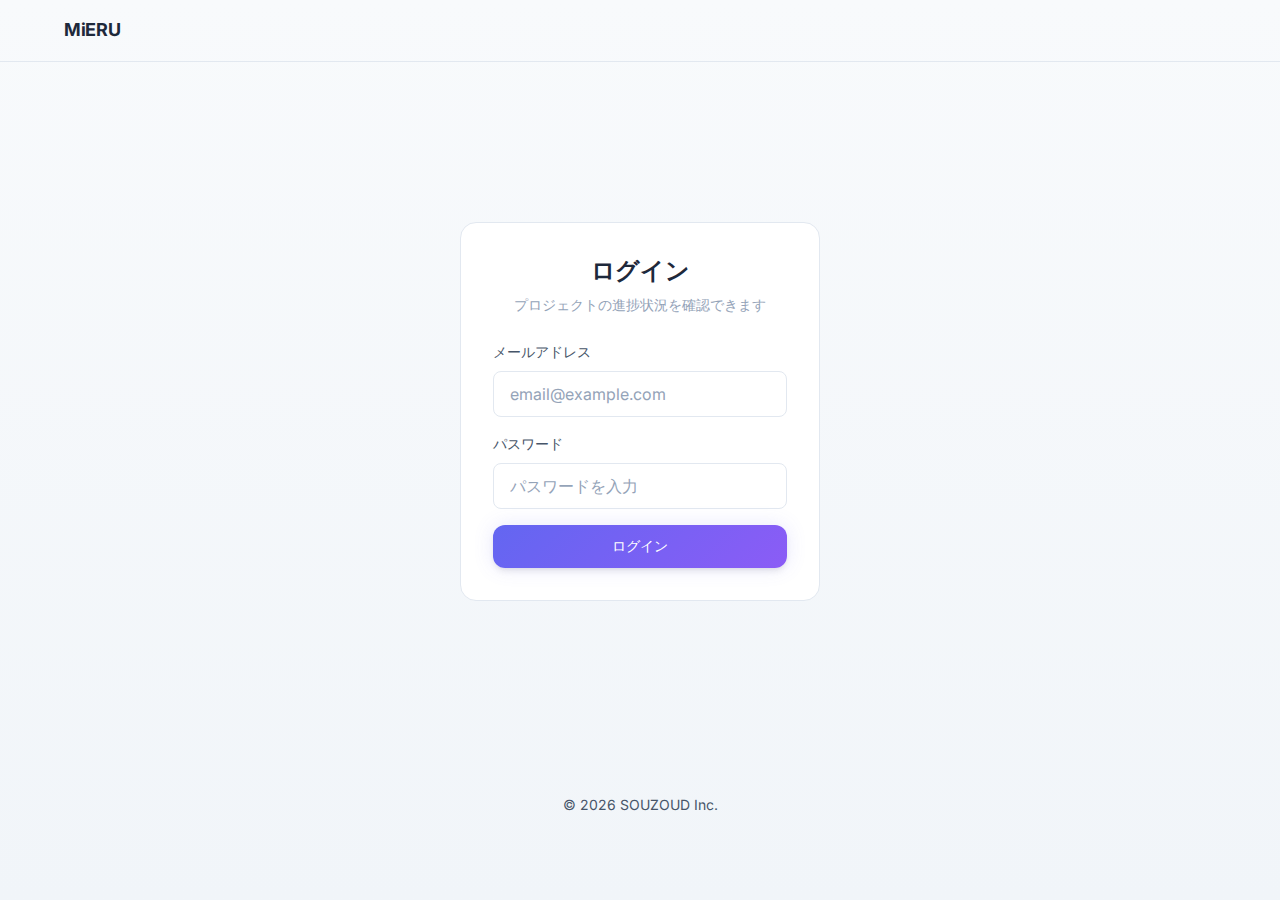
<file: index.html>
<!DOCTYPE html>
<html lang="ja">

<head>
  <meta charset="UTF-8">
  <meta name="viewport" content="width=device-width, initial-scale=1.0">
  <title>MiERU - プロジェクト進捗確認</title>
  <meta name="description" content="プロジェクトの進捗状況をリアルタイムで確認できるサービス">
  <link rel="preconnect" href="https://fonts.googleapis.com">
  <link rel="preconnect" href="https://fonts.gstatic.com" crossorigin>
  <link href="https://fonts.googleapis.com/css2?family=Inter:wght@400;500;600;700&display=swap" rel="stylesheet">
  <link rel="stylesheet" href="/css/index.css">
</head>

<body>
  <!-- Header -->
  <header class="header header--minimal">
    <div class="container">
      <div class="header__inner">
        <a href="index.html" class="header__logo">
          <span class="header__logo-text">MiERU</span>
        </a>
        <nav class="header__nav" id="header-nav">
          <!-- Dynamic nav items -->
        </nav>
      </div>
    </div>
  </header>

  <main class="container container--narrow">
    <!-- Login Section -->
    <section id="search-section" class="login-section">
      <div class="login-card">
        <h1 class="login-card__title">ログイン</h1>
        <p class="login-card__subtitle">プロジェクトの進捗状況を確認できます</p>
        <form class="login-form" id="login-form">
          <div class="form-field">
            <label for="client-email-input" class="form-label">メールアドレス</label>
            <input type="email" id="client-email-input" class="input" placeholder="email@example.com" autocomplete="email" required>
          </div>
          <div class="form-field">
            <label for="client-password-input" class="form-label">パスワード</label>
            <input type="password" id="client-password-input" class="input" placeholder="パスワードを入力" autocomplete="current-password" required>
          </div>
          <div id="login-error" class="form-error"></div>
          <button type="submit" id="search-btn" class="btn btn--primary btn--full">ログイン</button>
        </form>
      </div>
    </section>

    <!-- Client Portal Section (Hidden by default) -->
    <section id="client-section" class="client-section" style="display: none;">
      <!-- Welcome Header -->
      <div class="welcome-header">
        <h1 id="display-client-name" class="welcome-header__title">-</h1>
        <button id="back-btn" class="btn btn--ghost btn--sm">ログアウト</button>
      </div>

      <!-- Project List -->
      <div class="section-header">
        <h2 class="section-title">プロジェクト</h2>
        <button id="team-btn" class="btn btn--ghost btn--sm">担当者管理</button>
      </div>

      <!-- Team Members Section (Hidden by default) -->
      <div id="team-section" class="team-section" style="display: none;">
        <div class="team-section__header">
          <h3 class="team-section__title">担当者一覧</h3>
          <button id="add-team-btn" class="btn btn--primary btn--sm">+ 追加</button>
        </div>
        <div id="team-list" class="team-list">
          <!-- Team members will be rendered here -->
        </div>
      </div>

      <div id="project-list" class="project-list-simple">
        <!-- Projects will be rendered here -->
      </div>
      <p id="display-client-id" style="display: none;">-</p>
    </section>

    <!-- Project Detail Section (Hidden by default) -->
    <section id="project-section" class="project-section" style="display: none;">
      <!-- Project Header -->
      <div class="project-header">
        <button id="back-to-list-btn" class="btn btn--ghost btn--sm">
          <span class="back-arrow">←</span> 戻る
        </button>
        <div class="project-header__info">
          <h1 id="display-project-name" class="project-header__title">-</h1>
          <div class="project-header__meta">
            <span id="display-project-client" class="project-header__client">-</span>
            <span class="project-header__separator">•</span>
            <span id="display-updated" class="project-header__updated">-</span>
          </div>
        </div>
      </div>

      <!-- Progress Overview -->
      <div class="progress-overview-simple">
        <div class="progress-overview-simple__bar">
          <div id="progress-bar-fill" class="progress-overview-simple__fill" style="width: 0%"></div>
        </div>
        <span id="display-progress" class="progress-overview-simple__text">0%</span>
      </div>

      <!-- Project Due Date -->
      <div id="project-due-date" class="project-due-date" style="display: none;">
        <span class="project-due-date__icon">📅</span>
        <span class="project-due-date__label">納品予定日:</span>
        <span id="project-due-date-value" class="project-due-date__value">-</span>
      </div>

      <!-- Director Contact -->
      <div id="director-contact" class="director-contact" style="display: none;">
        <div class="director-contact__header">
          <span class="director-contact__icon">👤</span>
          <span class="director-contact__label">担当ディレクター</span>
        </div>
        <div class="director-contact__info">
          <span id="director-name" class="director-contact__name">-</span>
          <a id="director-email" href="#" class="director-contact__email">-</a>
        </div>
      </div>

      <!-- Resource Links -->
      <div id="resource-links" class="resource-links" style="display: none;">
        <a id="folder-link" href="#" target="_blank" rel="noopener noreferrer" class="resource-link">
          <span class="resource-link__icon">📁</span>
          <span class="resource-link__text">専用フォルダを開く</span>
        </a>
        <a id="delivery-link" href="#" target="_blank" rel="noopener noreferrer" class="resource-link resource-link--primary">
          <span class="resource-link__icon">📦</span>
          <span class="resource-link__text">最終納品物を開く</span>
        </a>
      </div>

      <!-- Steps Timeline -->
      <div class="steps-card">
        <div class="timeline-simple" id="timeline">
          <!-- Timeline items will be rendered by JavaScript -->
        </div>
      </div>

      <!-- Hidden elements for compatibility -->
      <div id="progress-steps" style="display: none;"></div>
      <div id="milestone-badges" style="display: none;"></div>
      <div id="project-story" style="display: none;"></div>
      <div id="milestone-panel" style="display: none;"></div>
      <div id="reaction-panel" style="display: none;"></div>
      <div id="message-panel" style="display: none;"></div>
    </section>

    <!-- Not Found Section -->
    <section id="not-found-section" style="display: none;">
      <div class="empty-state-simple">
        <p class="empty-state-simple__text">クライアントが見つかりません</p>
        <button id="retry-btn" class="btn btn--primary">再試行</button>
      </div>
    </section>
  </main>

  <!-- Footer -->
  <footer class="footer-minimal">
    <p>© 2026 SOUZOUD Inc.</p>
  </footer>

  <script src="/js/security.js"></script>
  <script src="/js/data.js"></script>
  <script src="/js/celebration.js"></script>
  <script src="/js/storytelling.js"></script>
  <script src="/js/realtime.js"></script>
  <script src="/js/milestones.js"></script>
  <script src="/js/app.js"></script>

  <style>
    /* =============================================
       Simplified Client Portal Styles
       ============================================= */

    /* Minimal Header */
    .header--minimal {
      padding: var(--space-4) 0;
      border-bottom: 1px solid var(--color-border);
      margin-bottom: 0;
    }

    .header--minimal .header__logo-text {
      font-size: var(--font-size-lg);
      font-weight: 700;
      letter-spacing: -0.02em;
    }

    /* Login Section */
    .login-section {
      min-height: calc(100vh - 200px);
      display: flex;
      align-items: center;
      justify-content: center;
      padding: var(--space-8) 0;
    }

    .login-card {
      width: 100%;
      max-width: 360px;
      background: var(--color-bg-card);
      border: 1px solid var(--color-border);
      border-radius: var(--radius-xl);
      padding: var(--space-8);
    }

    .login-card__title {
      font-size: var(--font-size-2xl);
      margin-bottom: var(--space-2);
      text-align: center;
    }

    .login-card__subtitle {
      font-size: var(--font-size-sm);
      color: var(--color-text-muted);
      text-align: center;
      margin-bottom: var(--space-6);
    }

    .login-form {
      display: flex;
      flex-direction: column;
      gap: var(--space-4);
    }

    .form-field {
      display: flex;
      flex-direction: column;
      gap: var(--space-2);
    }

    .form-label {
      font-size: var(--font-size-sm);
      font-weight: 500;
      color: var(--color-text-secondary);
    }

    .form-error {
      font-size: var(--font-size-sm);
      color: #ef4444;
      display: none;
    }

    .form-error:not(:empty) {
      display: block;
    }

    .btn--full {
      width: 100%;
    }

    /* Client Section */
    .client-section {
      padding: var(--space-6) 0;
    }

    .welcome-header {
      display: flex;
      justify-content: space-between;
      align-items: center;
      margin-bottom: var(--space-8);
    }

    .welcome-header__title {
      font-size: var(--font-size-2xl);
      font-weight: 600;
    }

    .section-header {
      display: flex;
      justify-content: space-between;
      align-items: center;
      margin-bottom: var(--space-4);
    }

    .section-title {
      font-size: var(--font-size-lg);
      font-weight: 600;
    }

    /* Team Section */
    .team-section {
      background: var(--color-bg-card);
      border: 1px solid var(--color-border);
      border-radius: var(--radius-lg);
      padding: var(--space-4);
      margin-bottom: var(--space-6);
    }

    .team-section__header {
      display: flex;
      justify-content: space-between;
      align-items: center;
      margin-bottom: var(--space-3);
    }

    .team-section__title {
      font-size: var(--font-size-base);
      font-weight: 500;
    }

    /* Project List Simple */
    .project-list-simple {
      display: flex;
      flex-direction: column;
      gap: var(--space-3);
    }

    .project-item {
      display: flex;
      align-items: center;
      gap: var(--space-4);
      padding: var(--space-4);
      background: var(--color-bg-card);
      border: 1px solid var(--color-border);
      border-radius: var(--radius-lg);
      cursor: pointer;
      transition: border-color var(--transition-fast), box-shadow var(--transition-fast);
    }

    .project-item:hover {
      border-color: var(--color-primary);
      box-shadow: var(--shadow-md);
    }

    .project-item__info {
      flex: 1;
      min-width: 0;
    }

    .project-item__name {
      font-weight: 500;
      margin-bottom: var(--space-1);
      white-space: nowrap;
      overflow: hidden;
      text-overflow: ellipsis;
    }

    .project-item__step {
      font-size: var(--font-size-sm);
      color: var(--color-text-muted);
    }

    .project-item__progress {
      display: flex;
      align-items: center;
      gap: var(--space-3);
      flex-shrink: 0;
    }

    .project-item__progress-bar {
      width: 80px;
      height: 6px;
      background: var(--color-bg-secondary);
      border-radius: var(--radius-full);
      overflow: hidden;
    }

    .project-item__progress-fill {
      height: 100%;
      background: var(--color-success);
      border-radius: var(--radius-full);
      transition: width var(--transition-base);
    }

    .project-item__progress-text {
      font-size: var(--font-size-sm);
      font-weight: 600;
      color: var(--color-text-secondary);
      min-width: 40px;
      text-align: right;
    }

    .project-item__arrow {
      color: var(--color-text-muted);
      font-size: var(--font-size-lg);
    }

    .project-item__icons {
      display: flex;
      gap: var(--space-2);
      flex-shrink: 0;
    }

    .project-item__icon {
      display: flex;
      align-items: center;
      justify-content: center;
      width: 32px;
      height: 32px;
      border-radius: var(--radius-md);
      background: var(--color-bg-secondary);
      text-decoration: none;
      font-size: 16px;
      transition: background var(--transition-fast), transform var(--transition-fast);
    }

    .project-item__icon:hover {
      background: var(--color-bg-hover);
      transform: scale(1.1);
    }

    /* Project Section */
    .project-section {
      padding: var(--space-6) 0;
    }

    .project-header {
      margin-bottom: var(--space-6);
    }

    .project-header__info {
      margin-top: var(--space-4);
    }

    .project-header__title {
      font-size: var(--font-size-2xl);
      font-weight: 600;
      margin-bottom: var(--space-2);
    }

    .project-header__meta {
      display: flex;
      align-items: center;
      gap: var(--space-2);
      font-size: var(--font-size-sm);
      color: var(--color-text-muted);
    }

    .project-header__separator {
      opacity: 0.5;
    }

    .back-arrow {
      margin-right: var(--space-1);
    }

    /* Progress Overview Simple */
    .progress-overview-simple {
      display: flex;
      align-items: center;
      gap: var(--space-4);
      margin-bottom: var(--space-6);
      padding: var(--space-4);
      background: var(--color-bg-card);
      border: 1px solid var(--color-border);
      border-radius: var(--radius-lg);
    }

    .progress-overview-simple__bar {
      flex: 1;
      height: 8px;
      background: var(--color-bg-secondary);
      border-radius: var(--radius-full);
      overflow: hidden;
    }

    .progress-overview-simple__fill {
      height: 100%;
      background: var(--gradient-success);
      border-radius: var(--radius-full);
      transition: width var(--transition-base);
    }

    .progress-overview-simple__text {
      font-size: var(--font-size-lg);
      font-weight: 700;
      color: var(--color-text);
      min-width: 50px;
      text-align: right;
    }

    /* Steps Card */
    .steps-card {
      background: var(--color-bg-card);
      border: 1px solid var(--color-border);
      border-radius: var(--radius-lg);
      padding: var(--space-6);
    }

    /* Timeline Simple */
    .timeline-simple {
      display: flex;
      flex-direction: column;
      gap: var(--space-1);
    }

    .timeline-simple__item {
      display: flex;
      align-items: flex-start;
      gap: var(--space-3);
      padding: var(--space-3);
      border-radius: var(--radius-md);
      transition: background var(--transition-fast);
    }

    .timeline-simple__item:hover {
      background: var(--color-bg-secondary);
    }

    .timeline-simple__indicator {
      width: 24px;
      height: 24px;
      border-radius: 50%;
      display: flex;
      align-items: center;
      justify-content: center;
      font-size: var(--font-size-xs);
      font-weight: 600;
      flex-shrink: 0;
      margin-top: 2px;
    }

    .timeline-simple__item--completed .timeline-simple__indicator {
      background: var(--color-success);
      color: white;
    }

    .timeline-simple__item--current .timeline-simple__indicator {
      background: var(--color-primary);
      color: white;
    }

    .timeline-simple__item--pending .timeline-simple__indicator {
      background: var(--color-bg-secondary);
      color: var(--color-text-muted);
      border: 2px solid var(--color-border);
    }

    .timeline-simple__content {
      flex: 1;
      min-width: 0;
    }

    .timeline-simple__title {
      font-weight: 500;
      margin-bottom: var(--space-1);
    }

    .timeline-simple__item--pending .timeline-simple__title {
      color: var(--color-text-muted);
    }

    .timeline-simple__date {
      font-size: var(--font-size-sm);
      color: var(--color-text-muted);
    }

    .timeline-simple__date--due {
      color: var(--color-primary);
      font-weight: 500;
    }

    .timeline-simple__description {
      font-size: var(--font-size-sm);
      color: var(--color-text-secondary);
      margin-top: var(--space-2);
      padding: var(--space-3);
      background: var(--color-bg-secondary);
      border-radius: var(--radius-md);
      line-height: 1.5;
    }

    .timeline-simple__link {
      display: inline-flex;
      align-items: center;
      gap: var(--space-1);
      margin-top: var(--space-2);
      font-size: var(--font-size-sm);
      color: var(--color-primary);
      text-decoration: none;
    }

    .timeline-simple__link:hover {
      text-decoration: underline;
    }

    /* Project Due Date */
    .project-due-date {
      display: flex;
      align-items: center;
      gap: var(--space-2);
      padding: var(--space-3) var(--space-4);
      background: linear-gradient(135deg, rgba(59, 130, 246, 0.1) 0%, rgba(147, 51, 234, 0.1) 100%);
      border: 1px solid rgba(59, 130, 246, 0.2);
      border-radius: var(--radius-lg);
      margin-bottom: var(--space-4);
    }

    .project-due-date__icon {
      font-size: var(--font-size-lg);
    }

    .project-due-date__label {
      font-size: var(--font-size-sm);
      color: var(--color-text-muted);
    }

    .project-due-date__value {
      font-size: var(--font-size-base);
      font-weight: 600;
      color: var(--color-primary);
    }

    /* Director Contact */
    .director-contact {
      display: flex;
      align-items: center;
      gap: var(--space-4);
      padding: var(--space-4);
      background: var(--color-bg-card);
      border: 1px solid var(--color-border);
      border-radius: var(--radius-lg);
      margin-bottom: var(--space-4);
    }

    .director-contact__header {
      display: flex;
      align-items: center;
      gap: var(--space-2);
      flex-shrink: 0;
    }

    .director-contact__icon {
      font-size: var(--font-size-xl);
    }

    .director-contact__label {
      font-size: var(--font-size-sm);
      color: var(--color-text-muted);
    }

    .director-contact__info {
      display: flex;
      flex-direction: column;
      gap: var(--space-1);
    }

    .director-contact__name {
      font-weight: 600;
      color: var(--color-text);
    }

    .director-contact__email {
      font-size: var(--font-size-sm);
      color: var(--color-primary);
      text-decoration: none;
    }

    .director-contact__email:hover {
      text-decoration: underline;
    }

    /* Resource Links */
    .resource-links {
      display: flex;
      gap: var(--space-3);
      margin-bottom: var(--space-6);
      flex-wrap: wrap;
    }

    .resource-link {
      display: inline-flex;
      align-items: center;
      gap: var(--space-2);
      padding: var(--space-3) var(--space-4);
      background: var(--color-bg-card);
      border: 1px solid var(--color-border);
      border-radius: var(--radius-lg);
      color: var(--color-text);
      text-decoration: none;
      font-size: var(--font-size-sm);
      font-weight: 500;
      transition: all var(--transition-fast);
    }

    .resource-link:hover {
      border-color: var(--color-primary);
      background: rgba(99, 102, 241, 0.05);
    }

    .resource-link--primary {
      background: var(--color-primary);
      border-color: var(--color-primary);
      color: white;
    }

    .resource-link--primary:hover {
      background: var(--color-primary-dark);
      border-color: var(--color-primary-dark);
    }

    .resource-link__icon {
      font-size: var(--font-size-base);
    }

    /* Empty State Simple */
    .empty-state-simple {
      text-align: center;
      padding: var(--space-16) 0;
    }

    .empty-state-simple__text {
      font-size: var(--font-size-lg);
      color: var(--color-text-muted);
      margin-bottom: var(--space-4);
    }

    /* Footer Minimal */
    .footer-minimal {
      text-align: center;
      padding: var(--space-8) 0;
      color: var(--color-text-muted);
      font-size: var(--font-size-sm);
    }

    /* Responsive */
    @media (max-width: 640px) {
      .login-card {
        padding: var(--space-6);
      }

      .project-item {
        flex-direction: column;
        align-items: stretch;
        gap: var(--space-3);
      }

      .project-item__progress {
        width: 100%;
      }

      .project-item__progress-bar {
        flex: 1;
      }

      .project-item__arrow {
        display: none;
      }
    }
  </style>
</body>

</html>
</file>
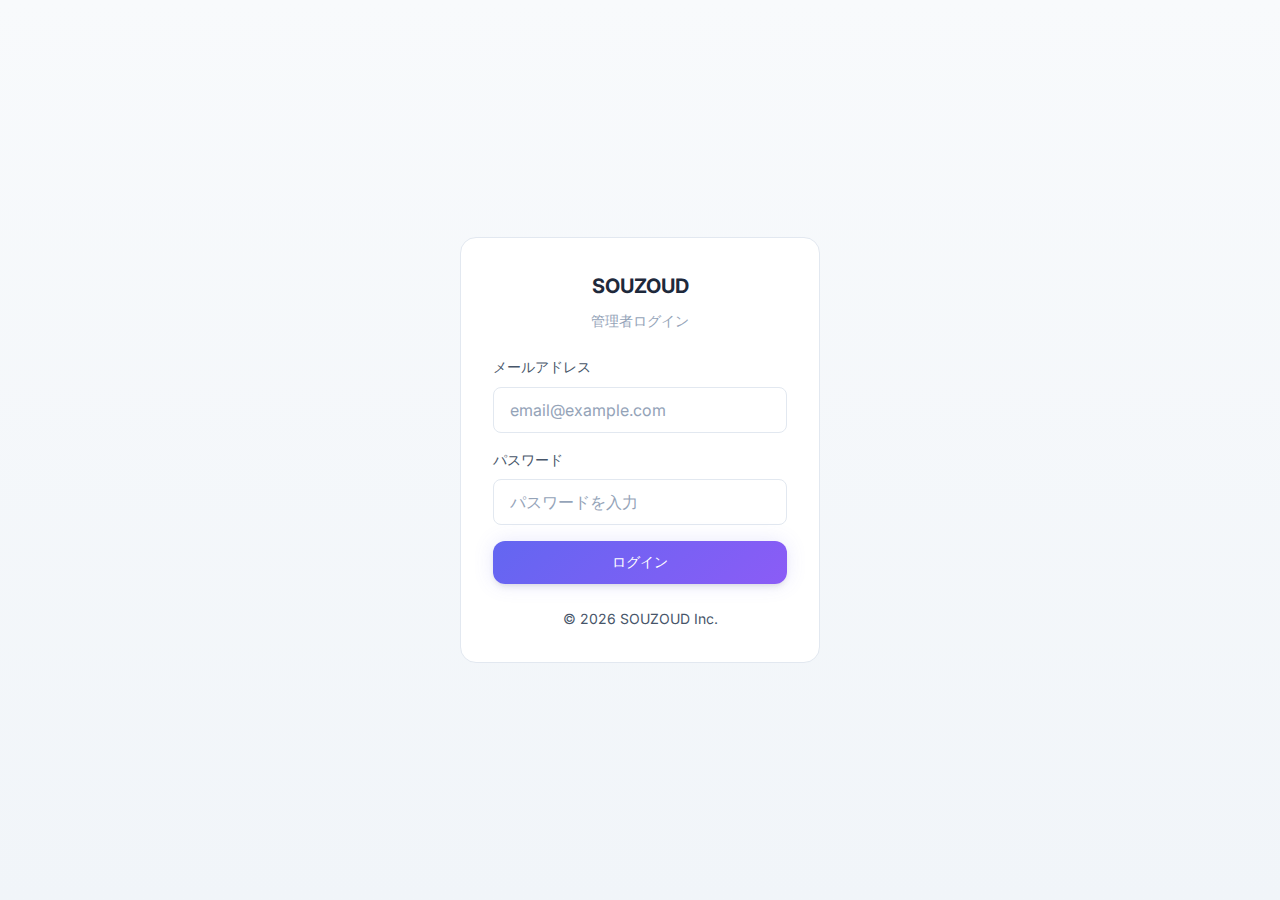
<file: admin.html>
<!DOCTYPE html>
<html lang="ja">

<head>
    <meta charset="UTF-8">
    <meta name="viewport" content="width=device-width, initial-scale=1.0">
    <title>MiERU - 管理画面</title>
    <meta name="description" content="プロジェクト進捗を管理・更新する管理画面">
    <link rel="preconnect" href="https://fonts.googleapis.com">
    <link rel="preconnect" href="https://fonts.gstatic.com" crossorigin>
    <link href="https://fonts.googleapis.com/css2?family=Inter:wght@400;500;600;700&display=swap" rel="stylesheet">
    <link rel="stylesheet" href="/css/index.css">
    <style>
        /* =============================================
           Simplified Admin Dashboard Styles
           ============================================= */

        /* Admin Layout */
        .admin-layout {
            display: grid;
            grid-template-columns: 280px 1fr;
            gap: var(--space-6);
            min-height: calc(100vh - 140px);
        }

        /* Sidebar */
        .admin-sidebar {
            background: var(--color-bg-card);
            border: 1px solid var(--color-border);
            border-radius: var(--radius-lg);
            padding: var(--space-4);
            height: fit-content;
            position: sticky;
            top: var(--space-4);
        }

        .admin-sidebar__header {
            display: flex;
            justify-content: space-between;
            align-items: center;
            margin-bottom: var(--space-4);
            padding-bottom: var(--space-3);
            border-bottom: 1px solid var(--color-border);
        }

        .admin-sidebar__title {
            font-size: var(--font-size-sm);
            font-weight: 600;
            color: var(--color-text-secondary);
            text-transform: uppercase;
            letter-spacing: 0.05em;
        }

        .project-nav {
            list-style: none;
        }

        .project-nav__group {
            margin-bottom: var(--space-4);
        }

        .project-nav__group-name {
            font-size: var(--font-size-xs);
            font-weight: 500;
            color: var(--color-text-muted);
            padding: var(--space-2) var(--space-2);
            margin-bottom: var(--space-1);
        }

        .project-nav__item {
            display: block;
            padding: var(--space-2) var(--space-3);
            border-radius: var(--radius-md);
            cursor: pointer;
            transition: background var(--transition-fast);
            font-size: var(--font-size-sm);
        }

        .project-nav__item:hover {
            background: var(--color-bg-secondary);
        }

        .project-nav__item--active {
            background: rgba(99, 102, 241, 0.1);
            color: var(--color-primary);
            font-weight: 500;
        }

        /* Main Content */
        .admin-main {
            min-width: 0;
        }

        /* Dashboard Welcome */
        .dashboard-welcome {
            margin-bottom: var(--space-6);
        }

        .dashboard-welcome__title {
            font-size: var(--font-size-2xl);
            font-weight: 600;
            margin-bottom: var(--space-2);
        }

        .dashboard-welcome__subtitle {
            color: var(--color-text-muted);
            font-size: var(--font-size-sm);
        }

        /* Stats Row */
        .stats-row {
            display: grid;
            grid-template-columns: repeat(auto-fit, minmax(150px, 1fr));
            gap: var(--space-4);
            margin-bottom: var(--space-6);
        }

        .stat-card-simple {
            background: var(--color-bg-card);
            border: 1px solid var(--color-border);
            border-radius: var(--radius-lg);
            padding: var(--space-4);
            text-align: center;
        }

        .stat-card-simple__value {
            font-size: var(--font-size-2xl);
            font-weight: 700;
            color: var(--color-text);
            margin-bottom: var(--space-1);
        }

        .stat-card-simple__label {
            font-size: var(--font-size-sm);
            color: var(--color-text-muted);
        }

        /* Action Bar */
        .action-bar {
            display: flex;
            gap: var(--space-3);
            margin-bottom: var(--space-6);
            flex-wrap: wrap;
        }

        /* Project Editor Card */
        .editor-card {
            background: var(--color-bg-card);
            border: 1px solid var(--color-border);
            border-radius: var(--radius-lg);
            margin-bottom: var(--space-4);
        }

        .editor-card__header {
            display: flex;
            justify-content: space-between;
            align-items: center;
            padding: var(--space-4) var(--space-5);
            border-bottom: 1px solid var(--color-border);
        }

        .editor-card__title {
            font-size: var(--font-size-lg);
            font-weight: 600;
        }

        .editor-card__body {
            padding: var(--space-5);
        }

        /* Step List */
        .step-list {
            display: flex;
            flex-direction: column;
            gap: var(--space-2);
        }

        .step-item {
            display: flex;
            align-items: center;
            gap: var(--space-3);
            padding: var(--space-3) var(--space-4);
            background: var(--color-bg-secondary);
            border-radius: var(--radius-md);
            transition: background var(--transition-fast);
        }

        .step-item:hover {
            background: #f1f5f9;
        }

        .step-item__number {
            width: 28px;
            height: 28px;
            display: flex;
            align-items: center;
            justify-content: center;
            border-radius: 50%;
            font-size: var(--font-size-sm);
            font-weight: 600;
            flex-shrink: 0;
        }

        .step-item--completed .step-item__number {
            background: var(--color-success);
            color: white;
        }

        .step-item--current .step-item__number {
            background: var(--color-primary);
            color: white;
        }

        .step-item--pending .step-item__number {
            background: var(--color-bg);
            color: var(--color-text-muted);
            border: 1px solid var(--color-border);
        }

        .step-item__info {
            flex: 1;
            min-width: 0;
        }

        .step-item__name {
            font-weight: 500;
            font-size: var(--font-size-sm);
        }

        .step-item--pending .step-item__name {
            color: var(--color-text-muted);
        }

        .step-item__date {
            font-size: var(--font-size-xs);
            color: var(--color-text-muted);
        }

        .step-item__actions {
            display: flex;
            gap: var(--space-1);
            opacity: 0;
            transition: opacity var(--transition-fast);
        }

        .step-item:hover .step-item__actions {
            opacity: 1;
        }

        /* Responsive */
        @media (max-width: 900px) {
            .admin-layout {
                grid-template-columns: 1fr;
            }

            .admin-sidebar {
                position: static;
            }
        }

        /* Hide complex dashboard elements - simplified view */
        .director-header,
        .director-stats,
        .quick-actions,
        .progress-overview,
        .dashboard-grid {
            display: none;
        }
    </style>
</head>

<body>
    <!-- Header -->
    <header class="header header--minimal">
        <div class="container">
            <div class="header__inner">
                <a href="index.html" class="header__logo">
                    <span class="header__logo-text">MiERU</span>
                    <span class="header__logo-badge">管理</span>
                </a>
                <nav class="header__nav">
                    <span id="admin-name" class="header__admin-name"></span>

                    <!-- Desktop Menu -->
                    <div class="header__menu-desktop">
                        <button id="dashboard-btn" class="btn btn--ghost btn--sm" style="display: none;">ダッシュボード</button>
                        <a id="switch-to-worker-btn" href="/worker.html" class="btn btn--outline btn--sm" style="display: none;">🔧 作業者</a>
                        <button id="logout-btn" class="btn btn--ghost btn--sm">ログアウト</button>
                    </div>

                    <!-- Mobile Menu Button -->
                    <button id="mobile-menu-btn" class="header__menu-toggle">
                        <span class="header__menu-icon">☰</span>
                    </button>
                </nav>

                <!-- Mobile Dropdown Menu -->
                <div id="mobile-menu" class="header__mobile-menu">
                    <button id="mobile-dashboard-btn" class="header__mobile-item" style="display: none;">📊 ダッシュボード</button>
                    <button id="mobile-worker-settings-btn" class="header__mobile-item" style="display: none;">👥 作業者管理</button>
                    <button id="mobile-approval-btn" class="header__mobile-item" style="display: none;">✅ 承認待ち</button>
                    <button id="mobile-template-settings-btn" class="header__mobile-item" style="display: none;">📋 テンプレート</button>
                    <button id="mobile-admin-settings-btn" class="header__mobile-item" style="display: none;">⚙️ 管理者設定</button>
                    <a id="mobile-switch-to-worker-btn" href="/worker.html" class="header__mobile-item" style="display: none;">🔧 作業者画面へ</a>
                    <div class="header__mobile-divider"></div>
                    <button id="mobile-logout-btn" class="header__mobile-item header__mobile-item--logout">ログアウト</button>
                </div>

                <!-- Hidden buttons for JS compatibility -->
                <div style="display: none;">
                    <button id="worker-settings-btn"></button>
                    <button id="approval-btn"></button>
                    <button id="template-settings-btn"></button>
                    <button id="admin-settings-btn"></button>
                </div>
            </div>
        </div>
    </header>

    <style>
        .header--minimal {
            padding: var(--space-4) 0;
            border-bottom: 1px solid var(--color-border);
            margin-bottom: var(--space-6);
        }
        .header__inner {
            position: relative;
        }
        .header__logo-badge {
            font-size: var(--font-size-xs);
            background: var(--color-bg-secondary);
            padding: var(--space-1) var(--space-2);
            border-radius: var(--radius-sm);
            margin-left: var(--space-2);
            color: var(--color-text-muted);
        }
        .header__admin-name {
            font-size: var(--font-size-sm);
            color: var(--color-text-muted);
            margin-right: var(--space-3);
        }
        .header__menu-desktop {
            display: flex;
            align-items: center;
            gap: var(--space-2);
        }
        .header__menu-toggle {
            display: none;
            background: none;
            border: 1px solid var(--color-border);
            border-radius: var(--radius-md);
            padding: var(--space-2) var(--space-3);
            cursor: pointer;
            font-size: var(--font-size-lg);
        }
        .header__mobile-menu {
            display: none;
            position: absolute;
            top: 100%;
            right: 0;
            background: var(--color-bg-card);
            border: 1px solid var(--color-border);
            border-radius: var(--radius-lg);
            box-shadow: var(--shadow-xl);
            min-width: 200px;
            z-index: 100;
            padding: var(--space-2);
            margin-top: var(--space-2);
        }
        .header__mobile-menu.active {
            display: block;
        }
        .header__mobile-item {
            display: block;
            width: 100%;
            padding: var(--space-3) var(--space-4);
            text-align: left;
            background: none;
            border: none;
            border-radius: var(--radius-md);
            cursor: pointer;
            font-size: var(--font-size-sm);
            color: var(--color-text);
            text-decoration: none;
            transition: background var(--transition-fast);
        }
        .header__mobile-item:hover {
            background: var(--color-bg-secondary);
        }
        .header__mobile-item--logout {
            color: #ef4444;
        }
        .header__mobile-divider {
            height: 1px;
            background: var(--color-border);
            margin: var(--space-2) 0;
        }

        /* モバイル表示 */
        @media (max-width: 768px) {
            .header__admin-name {
                display: none;
            }
            .header__menu-desktop {
                display: none;
            }
            .header__menu-toggle {
                display: block;
            }
        }
    </style>

    <main class="container">
        <div class="admin-layout">
            <!-- Sidebar -->
            <aside class="admin-sidebar">
                <div class="admin-sidebar__header">
                    <span class="admin-sidebar__title">プロジェクト</span>
                    <button id="new-project-btn" class="btn btn--primary btn--sm">+ 新規</button>
                </div>
                <ul class="project-nav" id="project-list">
                    <!-- Projects will be rendered here -->
                </ul>
            </aside>

            <!-- Main Content -->
            <div class="admin-main">
                <!-- Dashboard (shown by default) -->
                <div id="admin-dashboard">
                    <!-- Simple Welcome -->
                    <div class="dashboard-welcome">
                        <h1 class="dashboard-welcome__title" id="director-name">ダッシュボード</h1>
                        <p class="dashboard-welcome__subtitle">左のメニューからプロジェクトを選択してください</p>
                    </div>

                    <!-- Simple Stats -->
                    <div class="stats-row">
                        <div class="stat-card-simple" id="stat-active-projects">
                            <div class="stat-card-simple__value">-</div>
                            <div class="stat-card-simple__label">進行中</div>
                        </div>
                        <div class="stat-card-simple" id="stat-pending-approvals">
                            <div class="stat-card-simple__value">-</div>
                            <div class="stat-card-simple__label">承認待ち</div>
                        </div>
                        <div class="stat-card-simple" id="stat-completed-today">
                            <div class="stat-card-simple__value">-</div>
                            <div class="stat-card-simple__label">完了</div>
                        </div>
                    </div>

                    <!-- My Tasks Section -->
                    <div id="my-tasks-section" class="dashboard-section" style="margin-top: var(--space-6);">
                        <h3 style="font-size: var(--font-size-lg); font-weight: 600; margin-bottom: var(--space-4); display: flex; align-items: center; gap: var(--space-2);">
                            📋 自分の作業
                            <span id="my-tasks-count" style="font-size: var(--font-size-sm); background: var(--color-primary); color: white; padding: var(--space-1) var(--space-2); border-radius: var(--radius-full);">0</span>
                        </h3>
                        <div id="my-tasks-list" class="task-list" style="background: var(--color-bg-secondary); border-radius: var(--radius-lg); padding: var(--space-4);">
                            <div class="empty-state">
                                <div class="empty-state__icon">✅</div>
                                <div>割り当てられた作業はありません</div>
                            </div>
                        </div>
                    </div>

                    <!-- Hidden compatibility elements -->
                    <div id="director-avatar" style="display: none;"></div>
                    <div id="director-role" style="display: none;"></div>
                    <div id="current-date" style="display: none;"></div>
                    <div id="current-weekday" style="display: none;"></div>
                    <div id="stat-overdue-tasks" style="display: none;"><div class="director-stat__value">-</div></div>
                    <div id="quick-new-project" style="display: none;"></div>
                    <div id="quick-approval" style="display: none;"></div>
                    <div id="quick-workers" style="display: none;"></div>
                    <div id="quick-reports" style="display: none;"></div>
                    <div id="overall-progress-bar" style="display: none;"></div>
                    <div id="legend-completed" style="display: none;"></div>
                    <div id="legend-in-progress" style="display: none;"></div>
                    <div id="legend-pending" style="display: none;"></div>
                    <div id="dashboard-pending-list" style="display: none;"></div>
                    <div id="dashboard-overdue-list" style="display: none;"></div>
                    <div id="dashboard-activity-list" style="display: none;"></div>
                    <div id="dashboard-deadlines-list" style="display: none;"></div>
                    <div id="view-all-approvals" style="display: none;"></div>
                    <div id="view-all-overdue" style="display: none;"></div>
                </div>

                <!-- Project Editor -->
                <div id="project-editor" style="display: none;">
                    <!-- Project Header -->
                    <div class="editor-card">
                        <div class="editor-card__header">
                            <div>
                                <h2 id="editor-project-name" class="editor-card__title">-</h2>
                                <p id="editor-client-name" style="font-size: var(--font-size-sm); color: var(--color-text-muted); margin-top: var(--space-1);">-</p>
                            </div>
                            <div style="display: flex; gap: var(--space-2);">
                                <button id="share-btn" class="btn btn--secondary btn--sm">共有</button>
                                <button id="edit-project-btn" class="btn btn--ghost btn--sm">編集</button>
                                <button id="delete-project-btn" class="btn btn--ghost btn--sm" style="color: #ef4444;">削除</button>
                            </div>
                        </div>
                        <div class="editor-card__body">
                            <div style="display: flex; gap: var(--space-6); flex-wrap: wrap;">
                                <div>
                                    <div style="font-size: var(--font-size-xs); color: var(--color-text-muted); margin-bottom: var(--space-1);">進捗率</div>
                                    <div id="editor-progress" style="font-size: var(--font-size-xl); font-weight: 600;">0%</div>
                                </div>
                                <div>
                                    <div style="font-size: var(--font-size-xs); color: var(--color-text-muted); margin-bottom: var(--space-1);">最終更新</div>
                                    <div id="editor-updated-at" style="font-size: var(--font-size-sm);">-</div>
                                </div>
                                <div style="display: none;">
                                    <div id="editor-client-id">-</div>
                                    <div id="editor-created-at">-</div>
                                </div>
                            </div>
                        </div>
                    </div>

                    <!-- Step Editor -->
                    <div class="editor-card">
                        <div class="editor-card__header">
                            <h3 class="editor-card__title">工程</h3>
                            <button id="add-step-btn" class="btn btn--primary btn--sm">+ 追加</button>
                        </div>
                        <div class="editor-card__body">
                            <div class="step-list" id="step-editor">
                                <!-- Steps will be rendered here -->
                            </div>
                        </div>
                    </div>
                </div>
            </div>
        </div>
    </main>

    <!-- Step Edit Modal -->
    <div class="modal-overlay" id="step-modal">
        <div class="modal" style="max-width: 600px;">
            <div class="modal__header">
                <h2 class="modal__title" id="step-modal-title">工程を編集</h2>
                <button class="modal__close" id="step-modal-close">&times;</button>
            </div>
            <div class="modal__body">
                <div class="input-group" style="margin-bottom: var(--space-4);">
                    <label for="step-name">工程名 *</label>
                    <input type="text" id="step-name" class="input" placeholder="例：ヒアリング・要件定義">
                </div>
                <div class="input-group" style="margin-bottom: var(--space-4);" id="step-position-group">
                    <label for="step-position">追加位置</label>
                    <select id="step-position" class="input">
                        <option value="end">最後に追加</option>
                    </select>
                </div>
                <div class="input-group" style="margin-bottom: var(--space-4);">
                    <label for="step-description">仕様・要件（クライアントにも表示されます）</label>
                    <textarea id="step-description" class="input" rows="6"
                        placeholder="この工程で対応する内容、決定事項、注意点などを記載"></textarea>
                </div>
                <div class="input-group" style="margin-bottom: var(--space-4);">
                    <label for="step-url">関連ファイルURL（Google Drive等）</label>
                    <input type="url" id="step-url" class="input" placeholder="https://drive.google.com/...">
                    <p
                        style="font-size: var(--font-size-xs); color: var(--color-text-muted); margin-top: var(--space-1);">
                        クライアント画面に「関連ファイルを開く」リンクとして表示されます
                    </p>
                </div>
                <div class="input-group">
                    <label for="step-client-due-date">📅 提出予定日（お客様向け表示）</label>
                    <input type="date" id="step-client-due-date" class="input">
                    <p
                        style="font-size: var(--font-size-xs); color: var(--color-text-muted); margin-top: var(--space-1);">
                        この工程がいつ頃完了予定かをお客様に表示します
                    </p>
                </div>

                <!-- Task Assignment Section -->
                <div
                    style="border-top: 1px solid var(--color-border); margin-top: var(--space-4); padding-top: var(--space-4);">
                    <h4 style="margin-bottom: var(--space-3); color: var(--color-text-secondary);">🔧 作業者割り当て</h4>
                    <div class="input-group" style="margin-bottom: var(--space-3);">
                        <label for="step-worker">作業者</label>
                        <select id="step-worker" class="input">
                            <option value="">選択してください</option>
                        </select>
                    </div>
                    <div class="input-group" style="margin-bottom: var(--space-3);">
                        <label for="step-due-date">期日</label>
                        <input type="datetime-local" id="step-due-date" class="input">
                    </div>
                    <div class="input-group">
                        <label for="step-notes">作業者への注意事項（作業者のみ表示）</label>
                        <textarea id="step-notes" class="input" rows="3" placeholder="注意点、参考資料など"></textarea>
                    </div>
                </div>
            </div>
            <div class="modal__footer">
                <button class="btn btn--ghost" id="step-delete-btn" style="margin-right: auto; color: #ef4444;">🗑️
                    削除</button>
                <button class="btn btn--secondary" id="step-modal-cancel">キャンセル</button>
                <button class="btn btn--primary" id="step-modal-save">保存</button>
            </div>
        </div>
    </div>

    <!-- New/Edit Project Modal -->
    <div class="modal-overlay" id="project-modal">
        <div class="modal">
            <div class="modal__header">
                <h2 class="modal__title" id="modal-title">新規プロジェクト</h2>
                <button class="modal__close" id="modal-close">&times;</button>
            </div>
            <div class="modal__body">
                <div class="input-group">
                    <label for="input-name">プロジェクト名 *</label>
                    <input type="text" id="input-name" class="input" placeholder="例：コーポレートサイトリニューアル">
                </div>
                <div class="input-group">
                    <label for="input-client">クライアント名 *</label>
                    <input type="text" id="input-client" class="input" list="client-list" placeholder="例：株式会社サンプル"
                        autocomplete="off">
                    <datalist id="client-list">
                        <!-- Client options will be populated dynamically -->
                    </datalist>
                    <p
                        style="font-size: var(--font-size-xs); color: var(--color-text-muted); margin-top: var(--space-1);">
                        過去のクライアント名から選択または新規入力
                    </p>
                </div>
                <div class="input-group">
                    <label for="input-template">工程テンプレート</label>
                    <select id="input-template" class="input">
                        <option value="default">デフォルト（Web制作）</option>
                        <option value="custom">カスタム（後で設定）</option>
                    </select>
                </div>
                <div class="input-group">
                    <label for="input-description">説明（任意）</label>
                    <textarea id="input-description" class="input" rows="3" placeholder="プロジェクトの概要を入力"></textarea>
                </div>
                <div class="input-group" id="folder-url-group" style="display: none;">
                    <label for="input-folder-url">📁 専用フォルダURL（任意）</label>
                    <input type="url" id="input-folder-url" class="input" placeholder="https://drive.google.com/...">
                    <p style="font-size: var(--font-size-xs); color: var(--color-text-muted); margin-top: var(--space-1);">
                        クライアント専用のGoogleドライブ等のフォルダURL
                    </p>
                </div>
                <div class="input-group" id="delivery-url-group" style="display: none;">
                    <label for="input-delivery-url">📦 最終納品物URL（任意）</label>
                    <input type="url" id="input-delivery-url" class="input" placeholder="https://drive.google.com/...">
                    <p style="font-size: var(--font-size-xs); color: var(--color-text-muted); margin-top: var(--space-1);">
                        最終納品物のダウンロードリンク
                    </p>
                </div>
                <div class="input-group" id="director-group" style="display: none;">
                    <label for="input-director">👤 担当ディレクター（任意）</label>
                    <select id="input-director" class="input">
                        <option value="">未設定</option>
                    </select>
                    <p style="font-size: var(--font-size-xs); color: var(--color-text-muted); margin-top: var(--space-1);">
                        クライアントの窓口となる担当者
                    </p>
                </div>
                <div class="input-group" id="project-due-date-group" style="display: none;">
                    <label for="input-project-due-date">📅 納品予定日（任意）</label>
                    <input type="date" id="input-project-due-date" class="input">
                    <p style="font-size: var(--font-size-xs); color: var(--color-text-muted); margin-top: var(--space-1);">
                        プロジェクト全体の納品予定日をお客様に表示します
                    </p>
                </div>
            </div>
            <div class="modal__footer">
                <button class="btn btn--ghost" id="modal-save-template" style="margin-right: auto;">📋 テンプレ保存</button>
                <button class="btn btn--secondary" id="modal-cancel">キャンセル</button>
                <button class="btn btn--primary" id="modal-save">保存</button>
            </div>
        </div>
    </div>

    <!-- Template Modal -->
    <div class="modal-overlay" id="template-modal">
        <div class="modal" style="max-width: 500px;">
            <div class="modal__header">
                <h2 class="modal__title">テンプレートとして保存</h2>
                <button class="modal__close" id="template-modal-close">&times;</button>
            </div>
            <div class="modal__body">
                <div class="input-group">
                    <label for="template-name">テンプレート名 *</label>
                    <input type="text" id="template-name" class="input" placeholder="例：LP制作用">
                </div>
                <p style="font-size: var(--font-size-sm); color: var(--color-text-secondary);">
                    現在のプロジェクトの工程をテンプレートとして保存します。新規プロジェクト作成時に利用できます。
                </p>
            </div>
            <div class="modal__footer">
                <button class="btn btn--secondary" id="template-modal-cancel">キャンセル</button>
                <button class="btn btn--primary" id="template-modal-save">保存</button>
            </div>
        </div>
    </div>

    <!-- Share Modal -->
    <div class="modal-overlay" id="share-modal">
        <div class="modal">
            <div class="modal__header">
                <h2 class="modal__title">共有リンク</h2>
                <button class="modal__close" id="share-modal-close">&times;</button>
            </div>
            <div class="modal__body">
                <div class="input-group" style="margin-bottom: var(--space-4);">
                    <label>クライアント用リンク（全プロジェクト表示）</label>
                    <div class="copy-link" style="margin-top: var(--space-2);">
                        <input type="text" id="share-url-client" class="copy-link__input" readonly>
                        <button class="btn btn--primary copy-btn" data-target="share-url-client">コピー</button>
                    </div>
                </div>
                <p style="font-size: var(--font-size-sm); color: var(--color-text-muted);">
                    このリンクをクライアントに共有すると、全プロジェクトの進捗状況を確認できます。
                </p>
            </div>
            <div class="modal__footer" style="justify-content: space-between;">
                <button class="btn btn--secondary" id="open-client-users-btn">👥 ユーザー管理</button>
                <button class="btn btn--secondary" id="share-modal-cancel">閉じる</button>
            </div>
        </div>
    </div>

    <!-- Delete Confirmation Modal -->
    <div class="modal-overlay" id="delete-modal">
        <div class="modal">
            <div class="modal__header">
                <h2 class="modal__title">プロジェクトを削除</h2>
                <button class="modal__close" id="delete-modal-close">&times;</button>
            </div>
            <div class="modal__body">
                <p style="color: var(--color-text-secondary);">
                    このプロジェクトを削除しますか？この操作は取り消せません。
                </p>
            </div>
            <div class="modal__footer">
                <button class="btn btn--secondary" id="delete-modal-cancel">キャンセル</button>
                <button class="btn btn--primary" id="delete-modal-confirm"
                    style="background: linear-gradient(135deg, #ef4444 0%, #f87171 100%);">削除する</button>
            </div>
        </div>
    </div>

    <!-- Admin Management Modal -->
    <div class="modal-overlay" id="admin-list-modal">
        <div class="modal" style="max-width: 700px;">
            <div class="modal__header">
                <h2 class="modal__title">管理者設定</h2>
                <button class="modal__close" id="admin-list-modal-close">&times;</button>
            </div>
            <div class="modal__body">
                <!-- Tab Navigation -->
                <div class="settings-tabs" style="display: flex; gap: var(--space-2); margin-bottom: var(--space-4); border-bottom: 1px solid var(--color-border); padding-bottom: var(--space-3);">
                    <button class="settings-tab active" data-tab="admins" style="padding: var(--space-2) var(--space-4); border: none; background: none; cursor: pointer; font-size: var(--font-size-sm); color: var(--color-text-muted); border-bottom: 2px solid transparent;">
                        👤 管理者
                    </button>
                    <button class="settings-tab" data-tab="email" style="padding: var(--space-2) var(--space-4); border: none; background: none; cursor: pointer; font-size: var(--font-size-sm); color: var(--color-text-muted); border-bottom: 2px solid transparent;">
                        📧 メール設定
                    </button>
                </div>

                <!-- Admin Tab Content -->
                <div id="tab-admins" class="settings-tab-content">
                    <div id="admin-list" style="max-height: 400px; overflow-y: auto;">
                        <!-- Admin list will be populated dynamically -->
                    </div>
                </div>

                <!-- Email Settings Tab Content -->
                <div id="tab-email" class="settings-tab-content" style="display: none;">
                    <div style="margin-bottom: var(--space-4);">
                        <div class="input-group" style="margin-bottom: var(--space-4);">
                            <label style="display: flex; align-items: center; gap: var(--space-2);">
                                <input type="checkbox" id="email-enabled" style="width: auto;">
                                メール通知を有効にする
                            </label>
                        </div>

                        <h4 style="margin-bottom: var(--space-3); color: var(--color-text-secondary);">通知タイプ</h4>
                        <div style="display: flex; flex-direction: column; gap: var(--space-3);">
                            <label style="display: flex; align-items: center; gap: var(--space-2);">
                                <input type="checkbox" id="notify-task-assigned" checked style="width: auto;">
                                タスク割り当て時（作業者へ通知）
                            </label>
                            <label style="display: flex; align-items: center; gap: var(--space-2);">
                                <input type="checkbox" id="notify-submission" checked style="width: auto;">
                                提出物受信時（ディレクターへ通知）
                            </label>
                            <label style="display: flex; align-items: center; gap: var(--space-2);">
                                <input type="checkbox" id="notify-approved" checked style="width: auto;">
                                承認時（作業者へ通知）
                            </label>
                            <label style="display: flex; align-items: center; gap: var(--space-2);">
                                <input type="checkbox" id="notify-rejected" checked style="width: auto;">
                                差し戻し時（作業者へ通知）
                            </label>
                            <label style="display: flex; align-items: center; gap: var(--space-2);">
                                <input type="checkbox" id="notify-progress" checked style="width: auto;">
                                進捗更新時（クライアントへ通知）
                            </label>
                            <label style="display: flex; align-items: center; gap: var(--space-2);">
                                <input type="checkbox" id="notify-welcome" checked style="width: auto;">
                                新規ユーザー登録時（ユーザーへ通知）
                            </label>
                        </div>
                    </div>

                    <div style="border-top: 1px solid var(--color-border); padding-top: var(--space-4); margin-top: var(--space-4);">
                        <h4 style="margin-bottom: var(--space-3); color: var(--color-text-secondary);">メールテンプレート編集</h4>
                        <div class="input-group" style="margin-bottom: var(--space-3);">
                            <label for="email-template-select">テンプレートを選択</label>
                            <select id="email-template-select" class="input">
                                <option value="taskAssigned">タスク割り当て通知</option>
                                <option value="submissionReceived">提出物受信通知</option>
                                <option value="submissionApproved">承認通知</option>
                                <option value="submissionRejected">差し戻し通知</option>
                                <option value="progressUpdate">進捗更新通知</option>
                                <option value="welcomeUser">新規ユーザー歓迎メール</option>
                            </select>
                        </div>
                        <div class="input-group" style="margin-bottom: var(--space-3);">
                            <label for="email-template-subject">件名</label>
                            <input type="text" id="email-template-subject" class="input" placeholder="メールの件名">
                        </div>
                        <div class="input-group" style="margin-bottom: var(--space-3);">
                            <label for="email-template-body">本文</label>
                            <textarea id="email-template-body" class="input" rows="8" placeholder="メール本文（{name}等の変数が使用できます）"></textarea>
                            <p style="font-size: var(--font-size-xs); color: var(--color-text-muted); margin-top: var(--space-1);">
                                使用可能な変数: {name}, {projectName}, {stepName}, {dueDate}, {comment}, {progress}%
                            </p>
                        </div>
                        <button class="btn btn--secondary" id="save-email-template">テンプレートを保存</button>
                        <button class="btn btn--ghost" id="reset-email-template" style="margin-left: var(--space-2);">デフォルトに戻す</button>
                    </div>
                </div>
            </div>
            <div class="modal__footer">
                <button class="btn btn--secondary" id="admin-list-modal-cancel">閉じる</button>
                <button class="btn btn--primary" id="add-admin-btn">+ 管理者を追加</button>
            </div>
        </div>
    </div>

    <style>
        .settings-tab.active {
            color: var(--color-primary) !important;
            border-bottom-color: var(--color-primary) !important;
        }
        .settings-tab:hover {
            color: var(--color-text) !important;
        }
    </style>

    <!-- Add/Edit Admin Modal -->
    <div class="modal-overlay" id="admin-edit-modal">
        <div class="modal" style="max-width: 500px;">
            <div class="modal__header">
                <h2 class="modal__title" id="admin-edit-title">管理者を追加</h2>
                <button class="modal__close" id="admin-edit-modal-close">&times;</button>
            </div>
            <div class="modal__body">
                <div class="input-group" style="margin-bottom: var(--space-4);">
                    <label for="admin-email">メールアドレス *</label>
                    <input type="email" id="admin-email" class="input" placeholder="admin@example.com">
                </div>
                <div class="input-group" style="margin-bottom: var(--space-4);">
                    <label for="admin-display-name">表示名 *</label>
                    <input type="text" id="admin-display-name" class="input" placeholder="山田 太郎">
                </div>
                <div class="input-group" style="margin-bottom: var(--space-4);">
                    <label for="admin-password">パスワード *</label>
                    <input type="password" id="admin-password" class="input" placeholder="8文字以上">
                    <p
                        style="font-size: var(--font-size-xs); color: var(--color-text-muted); margin-top: var(--space-1);">
                        編集時は空欄のままでパスワード変更なし
                    </p>
                </div>
                <div class="input-group" style="margin-bottom: var(--space-4);">
                    <label for="admin-role">権限</label>
                    <select id="admin-role" class="input">
                        <option value="director">ディレクター（プロジェクト限定）</option>
                        <option value="admin">管理者（全プロジェクト）</option>
                        <option value="master">マスター管理者</option>
                    </select>
                </div>
                <div class="input-group" id="project-assignment-group" style="display: none;">
                    <label>担当プロジェクト</label>
                    <div id="project-assignment-list"
                        style="max-height: 200px; overflow-y: auto; border: 1px solid var(--color-border); border-radius: var(--radius-md); padding: var(--space-2);">
                        <!-- Project checkboxes will be populated dynamically -->
                    </div>
                </div>
            </div>
            <div class="modal__footer">
                <button class="btn btn--ghost" id="admin-delete-btn"
                    style="margin-right: auto; color: #ef4444; display: none;">🗑️ 削除</button>
                <button class="btn btn--secondary" id="admin-edit-modal-cancel">キャンセル</button>
                <button class="btn btn--primary" id="admin-edit-modal-save">保存</button>
            </div>
        </div>
    </div>

    <!-- Toast -->
    <div class="toast" id="toast">
        <span class="toast__icon">✓</span>
        <span class="toast__message" id="toast-message">保存しました</span>
    </div>

    <!-- Template Management Modal -->
    <div class="modal-overlay" id="template-modal-manage">
        <div class="modal" style="max-width: 700px;">
            <div class="modal__header">
                <h2 class="modal__title">📋 工程テンプレート管理</h2>
                <button class="modal__close" id="template-manage-close">&times;</button>
            </div>
            <div class="modal__body">
                <div id="template-list" style="max-height: 400px; overflow-y: auto;">
                    <!-- Templates will be rendered here -->
                </div>
            </div>
            <div class="modal__footer">
                <button class="btn btn--secondary" id="template-manage-cancel">閉じる</button>
                <button class="btn btn--primary" id="add-template-btn">+ 新規テンプレート</button>
            </div>
        </div>
    </div>

    <!-- Template Edit Modal -->
    <div class="modal-overlay" id="template-edit-modal">
        <div class="modal" style="max-width: 600px;">
            <div class="modal__header">
                <h2 class="modal__title" id="template-edit-title">テンプレートを編集</h2>
                <button class="modal__close" id="template-edit-close">&times;</button>
            </div>
            <div class="modal__body">
                <div class="input-group" style="margin-bottom: var(--space-4);">
                    <label for="template-edit-name">テンプレート名 *</label>
                    <input type="text" id="template-edit-name" class="input" placeholder="例：LP制作">
                </div>
                <div style="margin-bottom: var(--space-3);">
                    <label style="font-weight: 500; margin-bottom: var(--space-2); display: block;">工程一覧</label>
                    <div id="template-steps-list" style="display: flex; flex-direction: column; gap: var(--space-2);">
                        <!-- Steps will be rendered here -->
                    </div>
                </div>
                <button class="btn btn--secondary btn--sm" id="add-template-step-btn" style="margin-top: var(--space-2);">+ 工程を追加</button>
            </div>
            <div class="modal__footer">
                <button class="btn btn--ghost" id="template-delete-btn" style="margin-right: auto; color: #ef4444;">削除</button>
                <button class="btn btn--secondary" id="template-edit-cancel">キャンセル</button>
                <button class="btn btn--primary" id="template-edit-save">保存</button>
            </div>
        </div>
    </div>

    <style>
        .template-step-row {
            display: flex;
            align-items: center;
            gap: var(--space-2);
            padding: var(--space-2);
            background: var(--color-bg-secondary);
            border-radius: var(--radius-md);
        }
        .template-step-row input {
            flex: 1;
        }
        .template-step-row .step-actions {
            display: flex;
            gap: var(--space-1);
        }
        .template-step-row .step-actions button {
            padding: var(--space-1) var(--space-2);
            font-size: var(--font-size-sm);
        }
        .template-item {
            display: flex;
            justify-content: space-between;
            align-items: center;
            padding: var(--space-3);
            border-bottom: 1px solid var(--color-border);
        }
        .template-item:last-child {
            border-bottom: none;
        }
        .template-item__info {
            flex: 1;
        }
        .template-item__name {
            font-weight: 500;
        }
        .template-item__steps {
            font-size: var(--font-size-sm);
            color: var(--color-text-muted);
            margin-top: var(--space-1);
        }
        .template-item__badge {
            font-size: var(--font-size-xs);
            background: var(--color-bg-secondary);
            padding: var(--space-1) var(--space-2);
            border-radius: var(--radius-sm);
            color: var(--color-text-muted);
            margin-left: var(--space-2);
        }
    </style>

    <script src="/js/security.js"></script>
    <script src="/js/data.js"></script>
    <script src="/js/notifications.js"></script>
    <!-- Client Users Modal -->
    <div class="modal-overlay" id="client-users-modal">
        <div class="modal" style="max-width: 600px;">
            <div class="modal__header">
                <h2 class="modal__title">👥 クライアントユーザー管理</h2>
                <button class="modal__close" id="client-users-modal-close">&times;</button>
            </div>
            <div class="modal__body">
                <div style="margin-bottom: var(--space-4);">
                    <strong id="client-users-modal-name">-</strong>
                    <span style="color: var(--color-text-muted); font-size: var(--font-size-sm);"> のユーザー</span>
                </div>
                <div id="client-users-list">
                    <!-- Users will be rendered here -->
                </div>
                <div
                    style="margin-top: var(--space-4); padding-top: var(--space-4); border-top: 1px solid var(--color-border);">
                    <h4 style="margin-bottom: var(--space-3);">新規ユーザーを招待</h4>
                    <p style="font-size: var(--font-size-sm); color: var(--color-text-muted); margin-bottom: var(--space-3);">
                        招待メールが送信され、ユーザー自身がパスワードを設定します
                    </p>
                    <div style="display: grid; gap: var(--space-3);">
                        <input type="text" id="new-client-user-name" class="input" placeholder="担当者名">
                        <input type="email" id="new-client-user-email" class="input" placeholder="メールアドレス">
                        <div id="client-user-error"
                            style="color: #ef4444; font-size: var(--font-size-sm); display: none;"></div>
                        <div id="client-user-success"
                            style="color: #16a34a; font-size: var(--font-size-sm); display: none;"></div>
                        <button class="btn btn--primary" data-add-client-user>招待メールを送信</button>
                    </div>
                </div>
            </div>
        </div>
    </div>

    <script>
        // Authentication check
        (function () {
            const session = localStorage.getItem('admin_session');
            if (!session) {
                window.location.href = 'login.html';
                return;
            }
            try {
                const sessionData = JSON.parse(session);
                if (!sessionData.email || sessionData.expiry <= Date.now()) {
                    localStorage.removeItem('admin_session');
                    window.location.href = 'login.html';
                    return;
                }
                // Make session available globally
                window.adminSession = sessionData;
            } catch (e) {
                localStorage.removeItem('admin_session');
                window.location.href = 'login.html';
            }
        })();
    </script>
    <script src="/js/admin.js"></script>
</body>

</html>
</file>
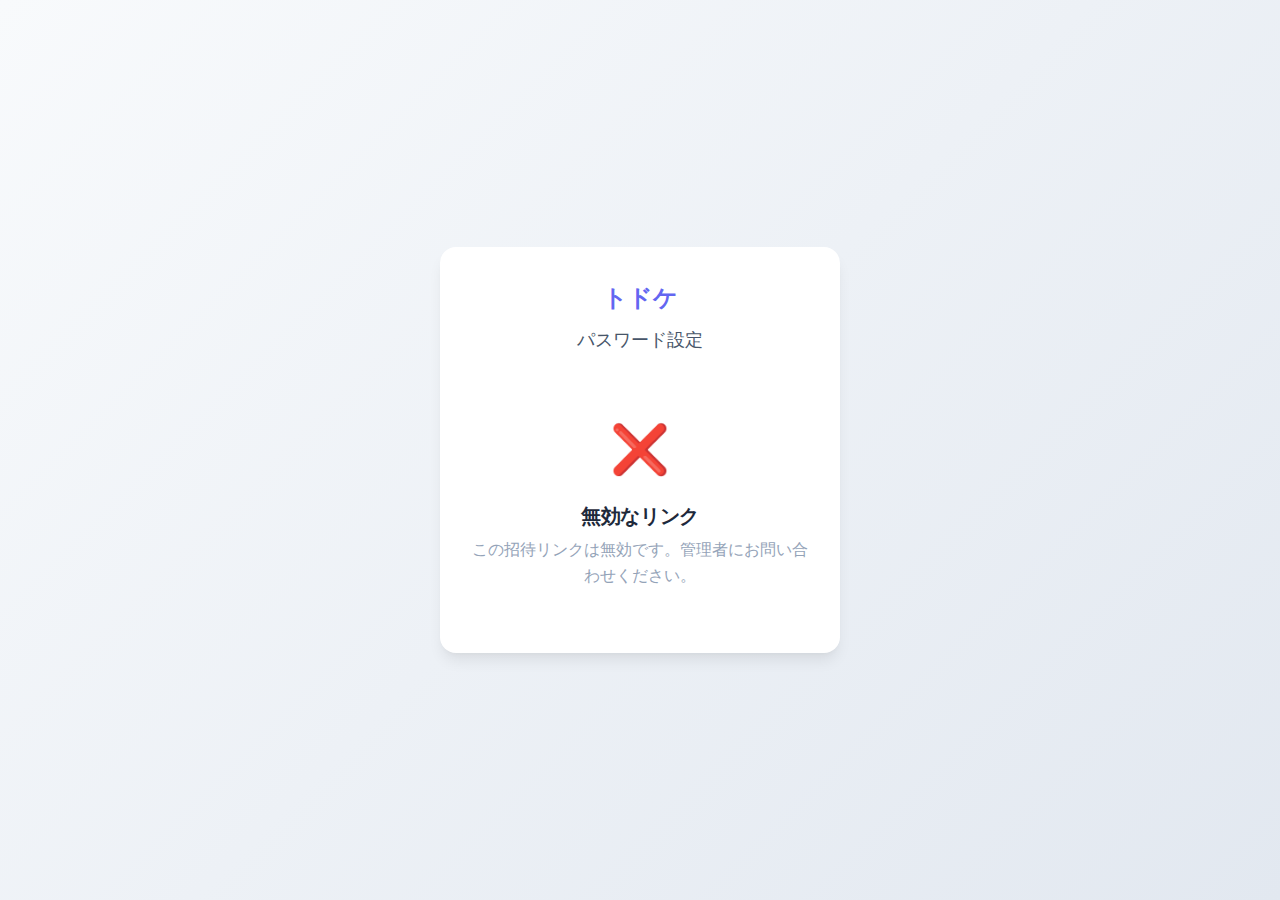
<file: invite.html>
<!DOCTYPE html>
<html lang="ja">

<head>
    <meta charset="UTF-8">
    <meta name="viewport" content="width=device-width, initial-scale=1.0">
    <title>トドケ - パスワード設定</title>
    <link rel="preconnect" href="https://fonts.googleapis.com">
    <link rel="preconnect" href="https://fonts.gstatic.com" crossorigin>
    <link href="https://fonts.googleapis.com/css2?family=Inter:wght@400;500;600;700&display=swap" rel="stylesheet">
    <link rel="stylesheet" href="css/index.css">
    <style>
        .invite-container {
            min-height: 100vh;
            display: flex;
            align-items: center;
            justify-content: center;
            padding: var(--space-4);
            background: linear-gradient(135deg, #f8fafc 0%, #e2e8f0 100%);
        }

        .invite-card {
            width: 100%;
            max-width: 400px;
            background: white;
            border-radius: var(--radius-xl);
            box-shadow: var(--shadow-lg);
            padding: var(--space-8);
        }

        .invite-header {
            text-align: center;
            margin-bottom: var(--space-6);
        }

        .invite-logo {
            font-size: var(--font-size-2xl);
            font-weight: 700;
            color: var(--color-primary);
            margin-bottom: var(--space-2);
        }

        .invite-title {
            font-size: var(--font-size-lg);
            color: var(--color-text-secondary);
        }

        .invite-welcome {
            background: linear-gradient(135deg, rgba(99, 102, 241, 0.1) 0%, rgba(139, 92, 246, 0.1) 100%);
            border-radius: var(--radius-lg);
            padding: var(--space-4);
            margin-bottom: var(--space-6);
            text-align: center;
        }

        .invite-welcome__name {
            font-size: var(--font-size-lg);
            font-weight: 600;
            color: var(--color-text);
            margin-bottom: var(--space-1);
        }

        .invite-welcome__email {
            font-size: var(--font-size-sm);
            color: var(--color-text-muted);
        }

        .invite-form {
            display: flex;
            flex-direction: column;
            gap: var(--space-4);
        }

        .form-field {
            display: flex;
            flex-direction: column;
            gap: var(--space-2);
        }

        .form-label {
            font-size: var(--font-size-sm);
            font-weight: 500;
            color: var(--color-text-secondary);
        }

        .invite-error {
            background: #fef2f2;
            border: 1px solid #fecaca;
            border-radius: var(--radius-md);
            padding: var(--space-3);
            color: #dc2626;
            font-size: var(--font-size-sm);
            display: none;
        }

        .invite-error.show {
            display: block;
        }

        .invite-success {
            text-align: center;
            padding: var(--space-8) 0;
        }

        .invite-success__icon {
            font-size: 48px;
            margin-bottom: var(--space-4);
        }

        .invite-success__title {
            font-size: var(--font-size-xl);
            font-weight: 600;
            color: var(--color-text);
            margin-bottom: var(--space-2);
        }

        .invite-success__message {
            color: var(--color-text-muted);
            margin-bottom: var(--space-6);
        }

        .password-requirements {
            font-size: var(--font-size-xs);
            color: var(--color-text-muted);
            margin-top: var(--space-2);
        }

        .password-requirements li {
            margin-bottom: var(--space-1);
        }

        .invite-expired {
            text-align: center;
            padding: var(--space-8) 0;
        }

        .invite-expired__icon {
            font-size: 48px;
            margin-bottom: var(--space-4);
        }

        .invite-expired__title {
            font-size: var(--font-size-xl);
            font-weight: 600;
            color: var(--color-text);
            margin-bottom: var(--space-2);
        }

        .invite-expired__message {
            color: var(--color-text-muted);
        }

        .btn--full {
            width: 100%;
        }

        .loading-state {
            text-align: center;
            padding: var(--space-8) 0;
        }

        .loading-spinner {
            width: 40px;
            height: 40px;
            border: 3px solid var(--color-border);
            border-top-color: var(--color-primary);
            border-radius: 50%;
            animation: spin 1s linear infinite;
            margin: 0 auto var(--space-4);
        }

        @keyframes spin {
            to { transform: rotate(360deg); }
        }
    </style>
</head>

<body>
    <div class="invite-container">
        <div class="invite-card">
            <div class="invite-header">
                <div class="invite-logo">トドケ</div>
                <p class="invite-title">パスワード設定</p>
            </div>

            <!-- Loading State -->
            <div id="loading-state" class="loading-state">
                <div class="loading-spinner"></div>
                <p>読み込み中...</p>
            </div>

            <!-- Invite Form -->
            <div id="invite-form-section" style="display: none;">
                <div class="invite-welcome">
                    <div class="invite-welcome__name" id="user-name">-</div>
                    <div class="invite-welcome__email" id="user-email">-</div>
                </div>

                <div id="invite-error" class="invite-error"></div>

                <form id="invite-form" class="invite-form">
                    <div class="form-field">
                        <label for="password" class="form-label">新しいパスワード</label>
                        <input type="password" id="password" class="input" placeholder="パスワードを入力" required>
                        <ul class="password-requirements">
                            <li>8文字以上</li>
                            <li>大文字・小文字・数字を含む</li>
                        </ul>
                    </div>
                    <div class="form-field">
                        <label for="password-confirm" class="form-label">パスワード確認</label>
                        <input type="password" id="password-confirm" class="input" placeholder="もう一度入力" required>
                    </div>
                    <button type="submit" class="btn btn--primary btn--full">パスワードを設定</button>
                </form>
            </div>

            <!-- Success State -->
            <div id="success-state" class="invite-success" style="display: none;">
                <div class="invite-success__icon">&#127881;</div>
                <h2 class="invite-success__title">設定完了</h2>
                <p class="invite-success__message">パスワードが設定されました。<br>ログインしてご利用ください。</p>
                <a href="index.html" class="btn btn--primary btn--full">ログインページへ</a>
            </div>

            <!-- Expired State -->
            <div id="expired-state" class="invite-expired" style="display: none;">
                <div class="invite-expired__icon">&#9888;&#65039;</div>
                <h2 class="invite-expired__title">リンクが無効です</h2>
                <p class="invite-expired__message" id="expired-message">招待リンクの有効期限が切れているか、既にパスワードが設定されています。</p>
            </div>

            <!-- Invalid State -->
            <div id="invalid-state" class="invite-expired" style="display: none;">
                <div class="invite-expired__icon">&#10060;</div>
                <h2 class="invite-expired__title">無効なリンク</h2>
                <p class="invite-expired__message">この招待リンクは無効です。管理者にお問い合わせください。</p>
            </div>
        </div>
    </div>

    <script src="js/security.js"></script>
    <script src="js/data.js"></script>
    <script>
        document.addEventListener('DOMContentLoaded', async () => {
            const loadingState = document.getElementById('loading-state');
            const formSection = document.getElementById('invite-form-section');
            const successState = document.getElementById('success-state');
            const expiredState = document.getElementById('expired-state');
            const invalidState = document.getElementById('invalid-state');
            const inviteForm = document.getElementById('invite-form');
            const errorDiv = document.getElementById('invite-error');

            // Get token from URL
            const urlParams = new URLSearchParams(window.location.search);
            const token = urlParams.get('token');

            if (!token) {
                loadingState.style.display = 'none';
                invalidState.style.display = 'block';
                return;
            }

            // Verify token
            const result = await DataManager.verifyInviteToken(token);

            loadingState.style.display = 'none';

            if (!result) {
                invalidState.style.display = 'block';
                return;
            }

            if (result.error === 'expired') {
                expiredState.style.display = 'block';
                document.getElementById('expired-message').textContent =
                    '招待リンクの有効期限が切れています。管理者に再送信を依頼してください。';
                return;
            }

            if (result.error === 'already_set') {
                expiredState.style.display = 'block';
                document.getElementById('expired-message').textContent =
                    'パスワードは既に設定されています。ログインページからログインしてください。';
                return;
            }

            // Show form
            formSection.style.display = 'block';
            document.getElementById('user-name').textContent = result.name;
            document.getElementById('user-email').textContent = result.email;

            // Form submit
            inviteForm.addEventListener('submit', async (e) => {
                e.preventDefault();

                const password = document.getElementById('password').value;
                const passwordConfirm = document.getElementById('password-confirm').value;

                // Validate passwords match
                if (password !== passwordConfirm) {
                    errorDiv.textContent = 'パスワードが一致しません';
                    errorDiv.classList.add('show');
                    return;
                }

                // Validate password strength
                if (typeof SecurityUtils !== 'undefined') {
                    const check = SecurityUtils.checkPasswordStrength(password);
                    if (!check.isValid) {
                        errorDiv.textContent = check.message;
                        errorDiv.classList.add('show');
                        return;
                    }
                } else if (password.length < 8) {
                    errorDiv.textContent = 'パスワードは8文字以上にしてください';
                    errorDiv.classList.add('show');
                    return;
                }

                // Hide error
                errorDiv.classList.remove('show');

                // Disable button
                const submitBtn = inviteForm.querySelector('button[type="submit"]');
                submitBtn.disabled = true;
                submitBtn.textContent = '設定中...';

                try {
                    await DataManager.setInvitePassword(token, password);
                    formSection.style.display = 'none';
                    successState.style.display = 'block';
                } catch (err) {
                    console.error('Error setting password:', err);
                    errorDiv.textContent = 'エラーが発生しました。もう一度お試しください。';
                    errorDiv.classList.add('show');
                    submitBtn.disabled = false;
                    submitBtn.textContent = 'パスワードを設定';
                }
            });
        });
    </script>
</body>

</html>
</file>
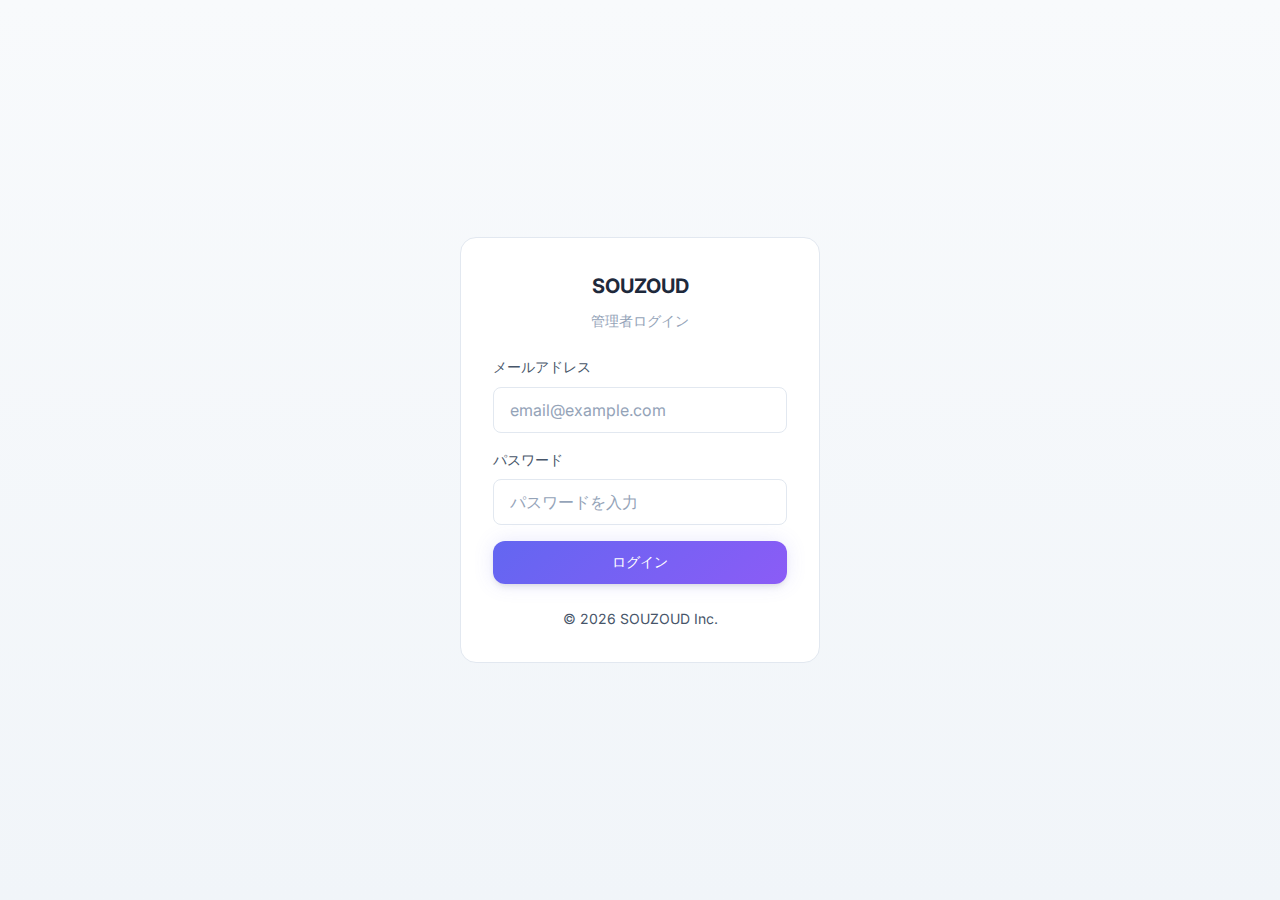
<file: login.html>
<!DOCTYPE html>
<html lang="ja">

<head>
    <meta charset="UTF-8">
    <meta name="viewport" content="width=device-width, initial-scale=1.0">
    <title>SOUZOUD Inc. - 管理者ログイン</title>
    <link rel="preconnect" href="https://fonts.googleapis.com">
    <link rel="preconnect" href="https://fonts.gstatic.com" crossorigin>
    <link href="https://fonts.googleapis.com/css2?family=Inter:wght@400;500;600;700&display=swap" rel="stylesheet">
    <link rel="stylesheet" href="css/index.css">
    <style>
        .login-container {
            min-height: 100vh;
            display: flex;
            align-items: center;
            justify-content: center;
            padding: var(--space-4);
        }

        .login-card {
            background: var(--color-bg-card);
            border-radius: var(--radius-xl);
            padding: var(--space-8);
            width: 100%;
            max-width: 360px;
            border: 1px solid var(--color-border);
        }

        .login-header {
            text-align: center;
            margin-bottom: var(--space-6);
        }

        .login-logo {
            font-size: var(--font-size-xl);
            font-weight: 700;
            color: var(--color-text);
            margin-bottom: var(--space-2);
        }

        .login-title {
            font-size: var(--font-size-sm);
            color: var(--color-text-muted);
        }

        .login-form .form-field {
            margin-bottom: var(--space-4);
        }

        .login-form label {
            display: block;
            margin-bottom: var(--space-2);
            font-size: var(--font-size-sm);
            font-weight: 500;
            color: var(--color-text-secondary);
        }

        .login-form .input {
            width: 100%;
        }

        .login-error {
            color: #ef4444;
            font-size: var(--font-size-sm);
            margin-bottom: var(--space-4);
            display: none;
        }

        .login-error.show {
            display: block;
        }

        .login-submit {
            width: 100%;
        }

        .login-footer {
            text-align: center;
            margin-top: var(--space-6);
            font-size: var(--font-size-sm);
            color: var(--color-text-muted);
        }
    </style>
</head>

<body>
    <div class="login-container">
        <div class="login-card">
            <div class="login-header">
                <div class="login-logo">SOUZOUD</div>
                <p class="login-title">管理者ログイン</p>
            </div>

            <div id="login-error" class="login-error">
                メールアドレスまたはパスワードが正しくありません
            </div>

            <form id="login-form" class="login-form">
                <div class="form-field">
                    <label for="email">メールアドレス</label>
                    <input type="email" id="email" class="input" placeholder="email@example.com" required>
                </div>
                <div class="form-field">
                    <label for="password">パスワード</label>
                    <input type="password" id="password" class="input" placeholder="パスワードを入力" required>
                </div>
                <button type="submit" class="btn btn--primary login-submit">ログイン</button>
            </form>

            <div class="login-footer">
                <p>© 2026 SOUZOUD Inc.</p>
            </div>
        </div>
    </div>

    <script src="js/security.js"></script>
    <script src="js/data.js"></script>
    <script>
        document.addEventListener('DOMContentLoaded', () => {
            // Check if already logged in
            const session = localStorage.getItem('admin_session');
            if (session) {
                try {
                    const sessionData = JSON.parse(session);
                    if (sessionData.email && sessionData.expiry > Date.now()) {
                        window.location.href = 'admin.html';
                        return;
                    }
                } catch (e) {
                    localStorage.removeItem('admin_session');
                }
            }

            const form = document.getElementById('login-form');
            const errorDiv = document.getElementById('login-error');

            form.addEventListener('submit', async (e) => {
                e.preventDefault();

                // Disable button to prevent double-click
                const submitBtn = form.querySelector('button[type="submit"]');
                if (submitBtn.disabled) return;
                submitBtn.disabled = true;
                submitBtn.textContent = 'ログイン中...';

                errorDiv.classList.remove('show');

                try {
                    // レート制限チェック
                    if (typeof SecurityUtils !== 'undefined' && !SecurityUtils.checkRateLimit('login', 5, 60000)) {
                        errorDiv.textContent = 'ログイン試行回数が多すぎます。1分後に再度お試しください。';
                        errorDiv.classList.add('show');
                        submitBtn.disabled = false;
                        submitBtn.textContent = 'ログイン';
                        return;
                    }

                    const email = document.getElementById('email').value.trim();
                    const password = document.getElementById('password').value;

                    // 入力バリデーション
                    if (typeof SecurityUtils !== 'undefined') {
                        const emailValidation = SecurityUtils.validateInput(email, { required: true, type: 'email' });
                        if (!emailValidation.isValid) {
                            errorDiv.textContent = emailValidation.message;
                            errorDiv.classList.add('show');
                            submitBtn.disabled = false;
                            submitBtn.textContent = 'ログイン';
                            return;
                        }
                    }

                    // Simple password hash (in production, use proper auth)
                    const passwordHash = await hashPassword(password);

                    // Check credentials against Supabase (wrap email in double quotes for special chars)
                    const admins = await SupabaseClient.select('admins', `email=eq."${email}"&is_active=eq.true`);

                    if (admins.length === 0) {
                        errorDiv.textContent = 'メールアドレスまたはパスワードが正しくありません';
                        errorDiv.classList.add('show');
                        submitBtn.disabled = false;
                        submitBtn.textContent = 'ログイン';
                        return;
                    }

                    const admin = admins[0];

                    // Compare password hash (constant-time comparison would be better in production)
                    if (admin.password_hash === passwordHash) {
                        // Create session with CSRF token
                        const session = {
                            id: admin.id,
                            email: admin.email,
                            name: admin.name,
                            role: admin.role,
                            csrfToken: typeof SecurityUtils !== 'undefined' ? SecurityUtils.generateCsrfToken() : '',
                            expiry: Date.now() + (24 * 60 * 60 * 1000) // 24 hours
                        };
                        localStorage.setItem('admin_session', JSON.stringify(session));
                        window.location.href = 'admin.html';
                    } else {
                        errorDiv.textContent = 'メールアドレスまたはパスワードが正しくありません';
                        errorDiv.classList.add('show');
                        submitBtn.disabled = false;
                        submitBtn.textContent = 'ログイン';
                    }
                } catch (error) {
                    console.error('Login error:', error);
                    errorDiv.textContent = 'ログインに失敗しました。しばらく経ってから再度お試しください。';
                    errorDiv.classList.add('show');
                    submitBtn.disabled = false;
                    submitBtn.textContent = 'ログイン';
                }
            });

            async function hashPassword(password) {
                const encoder = new TextEncoder();
                const data = encoder.encode(password);
                const hashBuffer = await crypto.subtle.digest('SHA-256', data);
                const hashArray = Array.from(new Uint8Array(hashBuffer));
                return hashArray.map(b => b.toString(16).padStart(2, '0')).join('');
            }
        });
    </script>
</body>

</html>
</file>
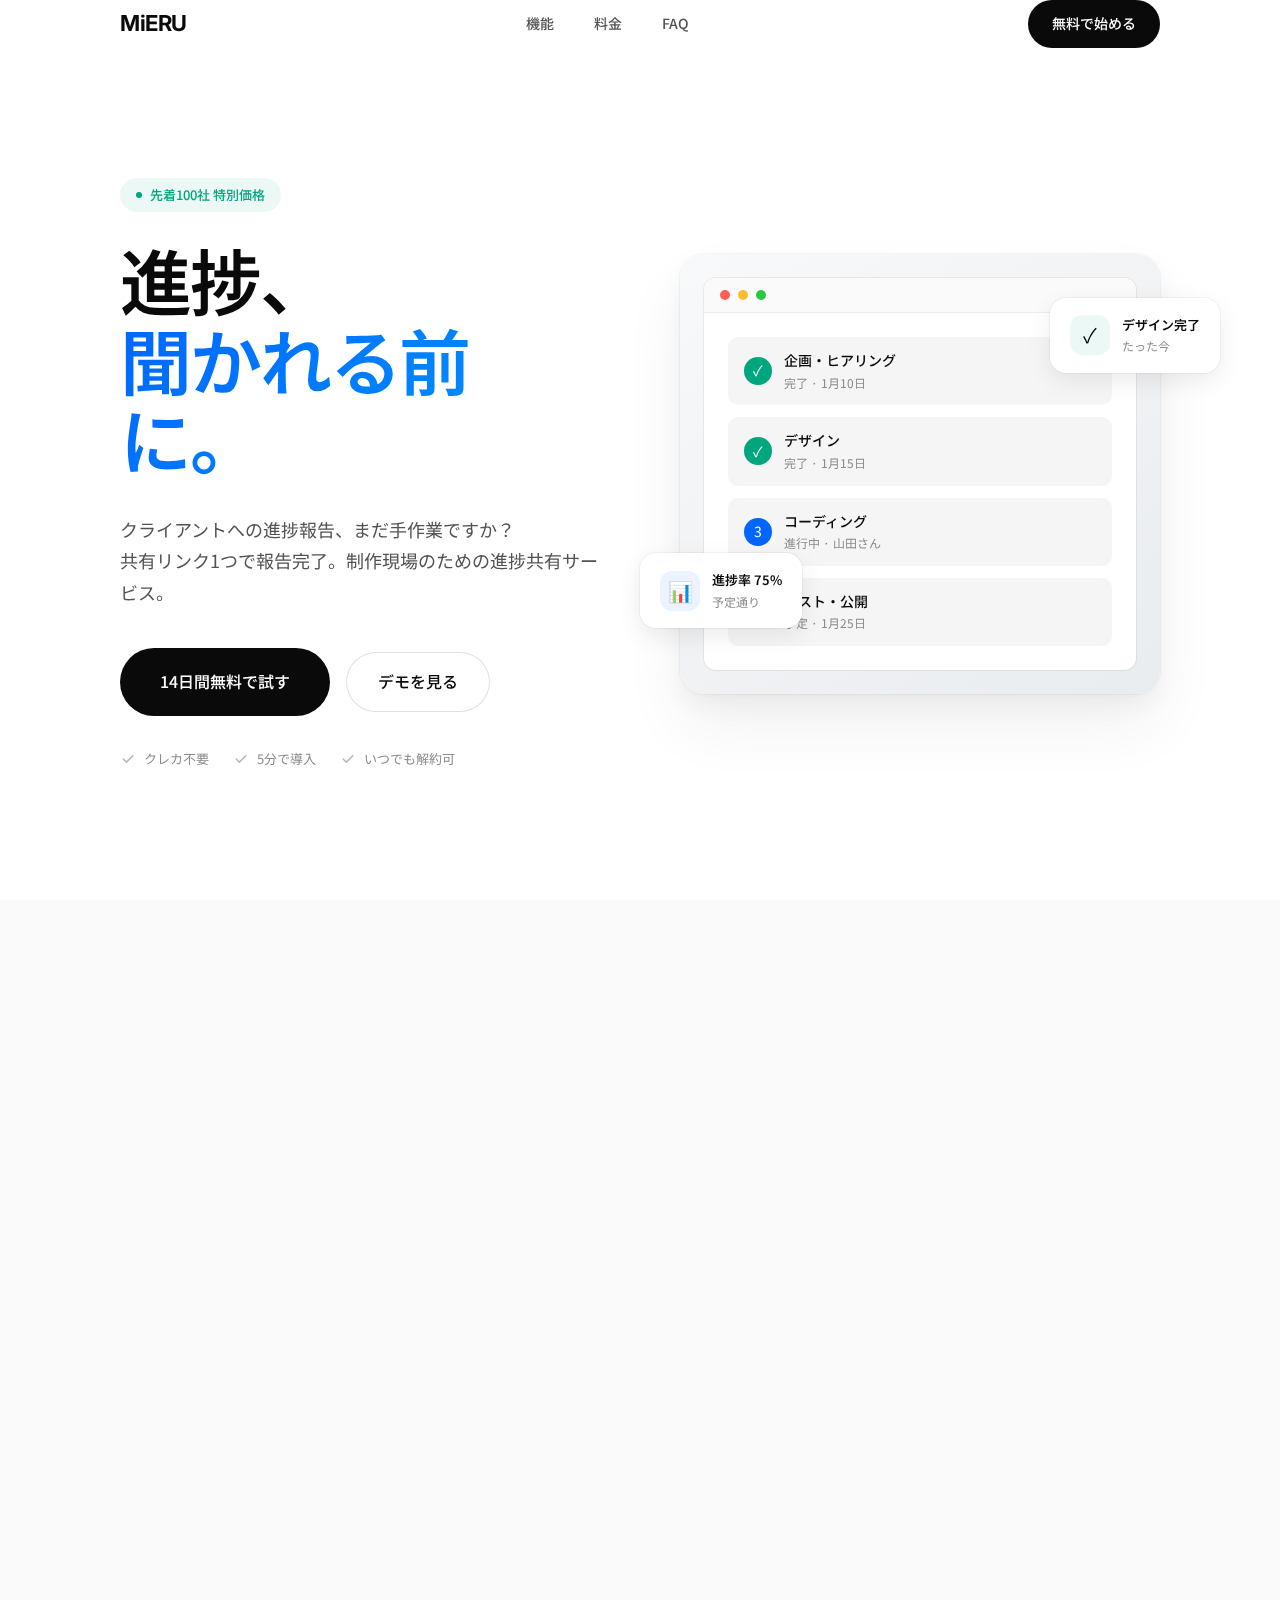
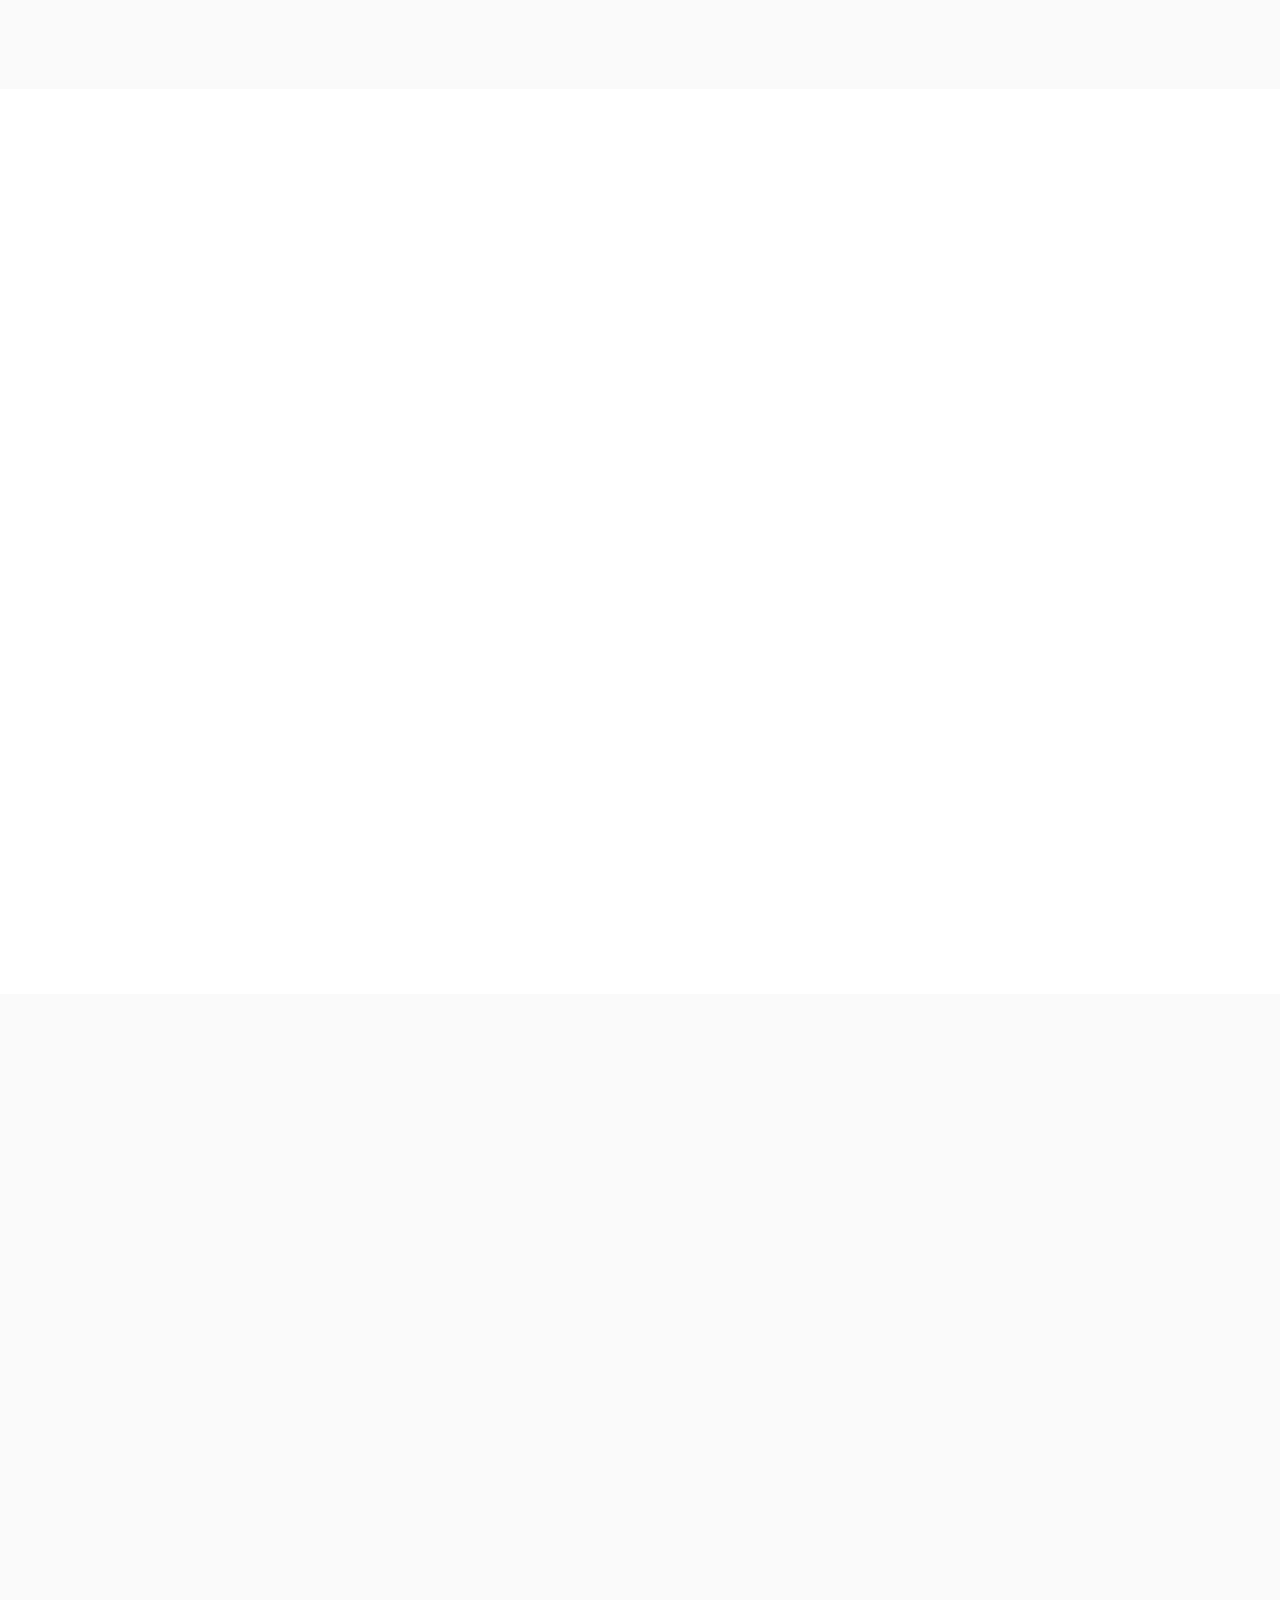
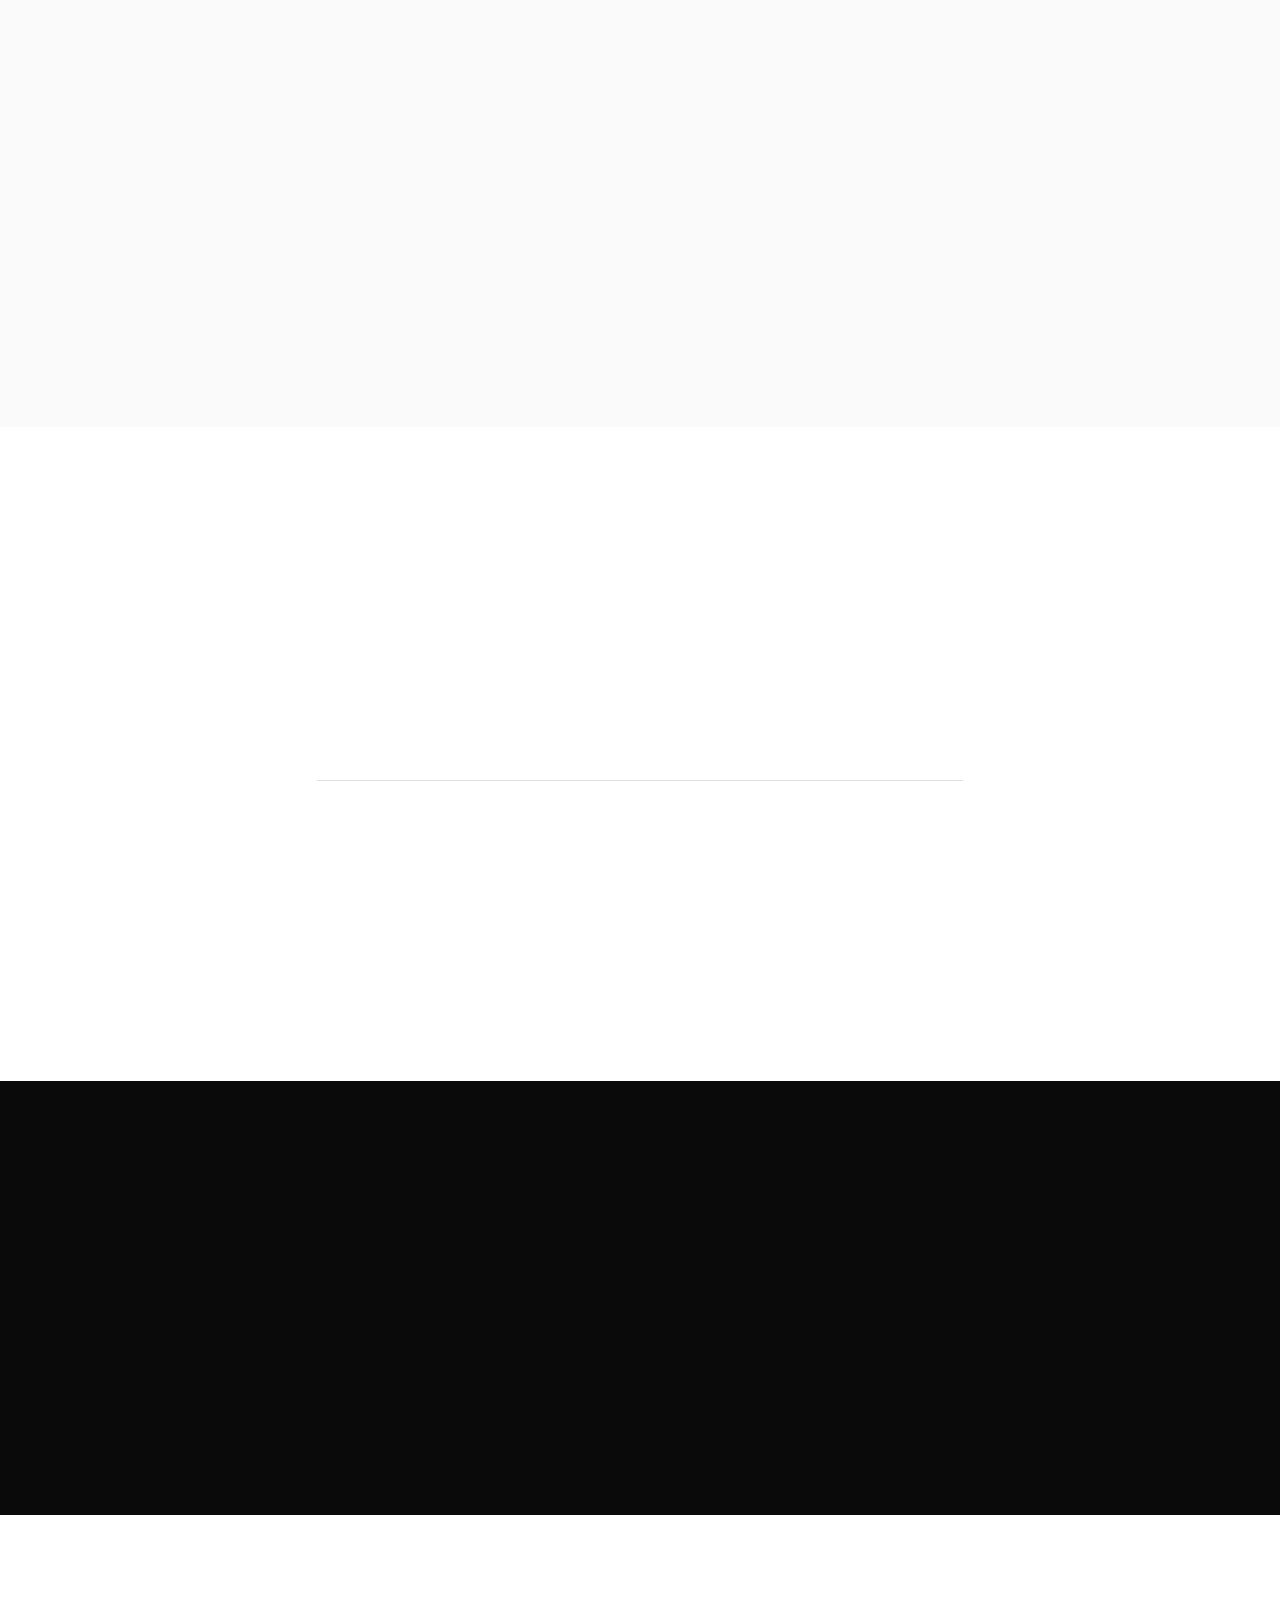
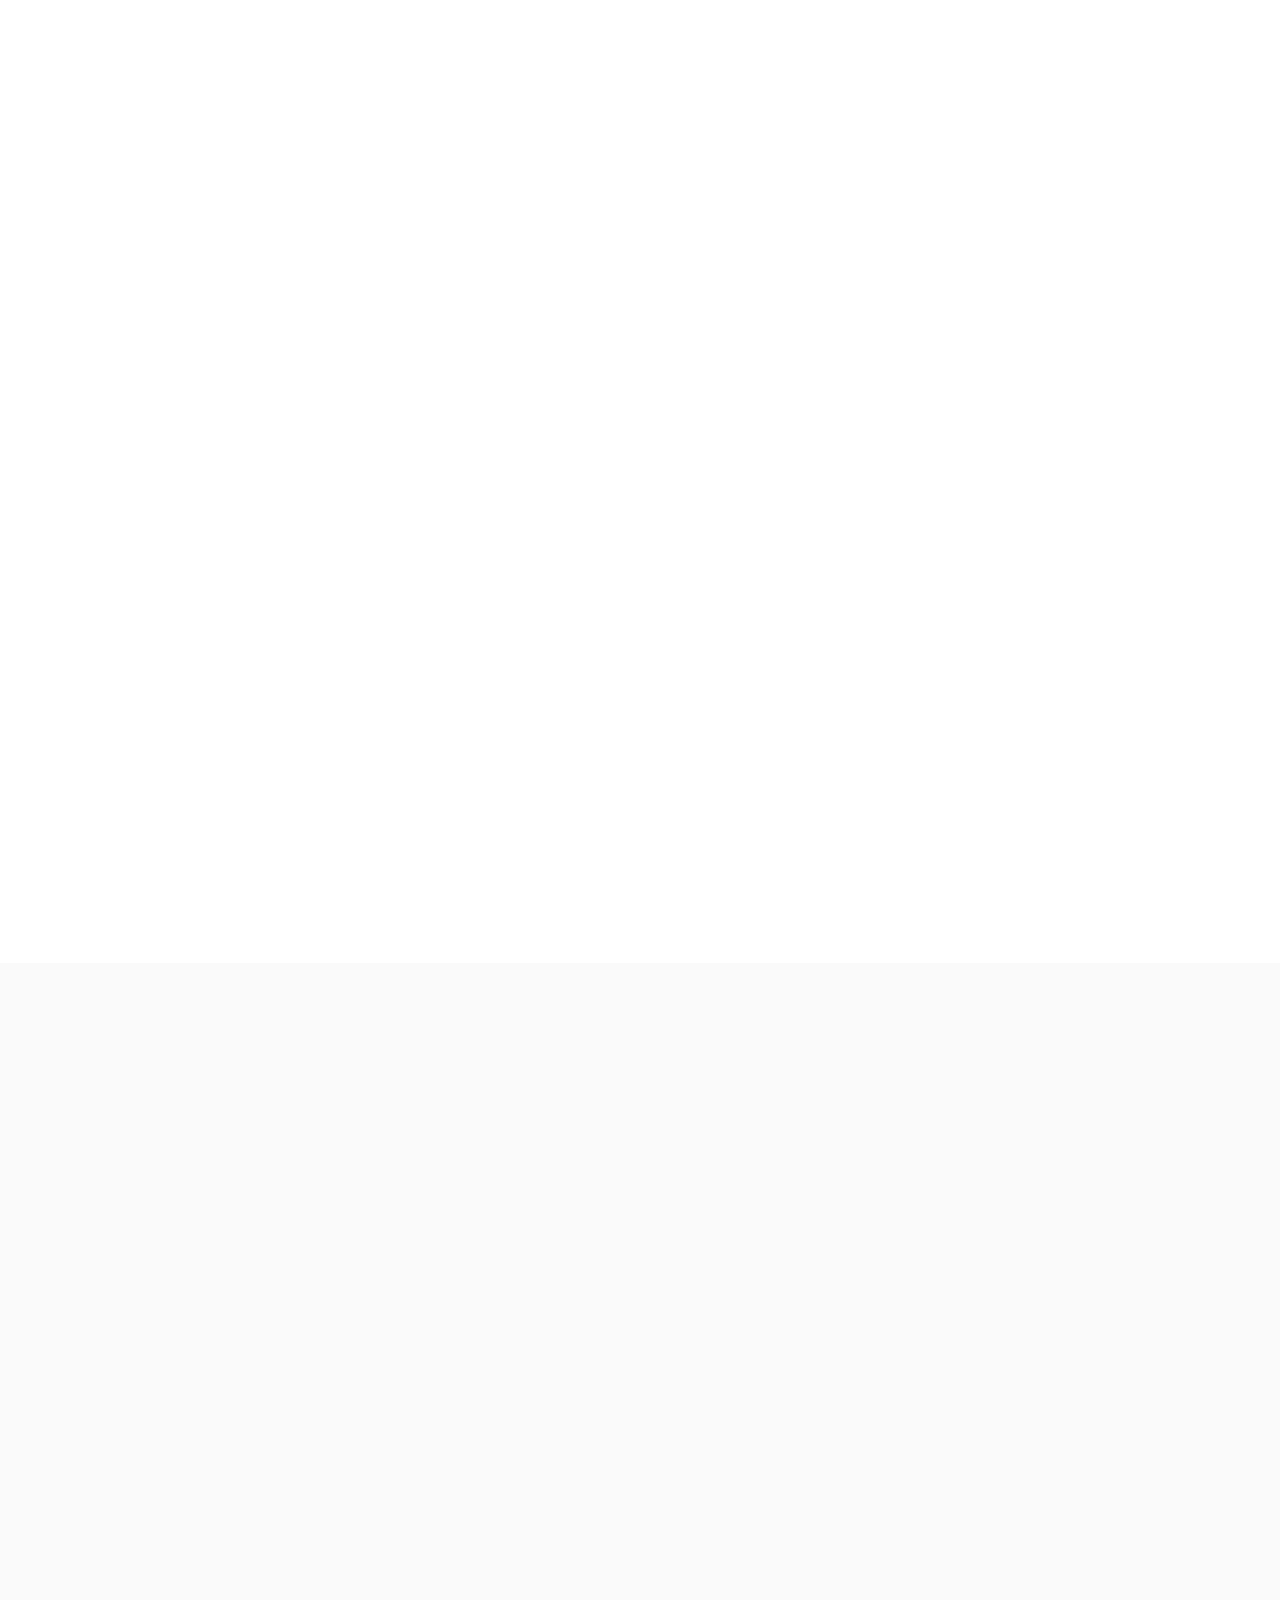
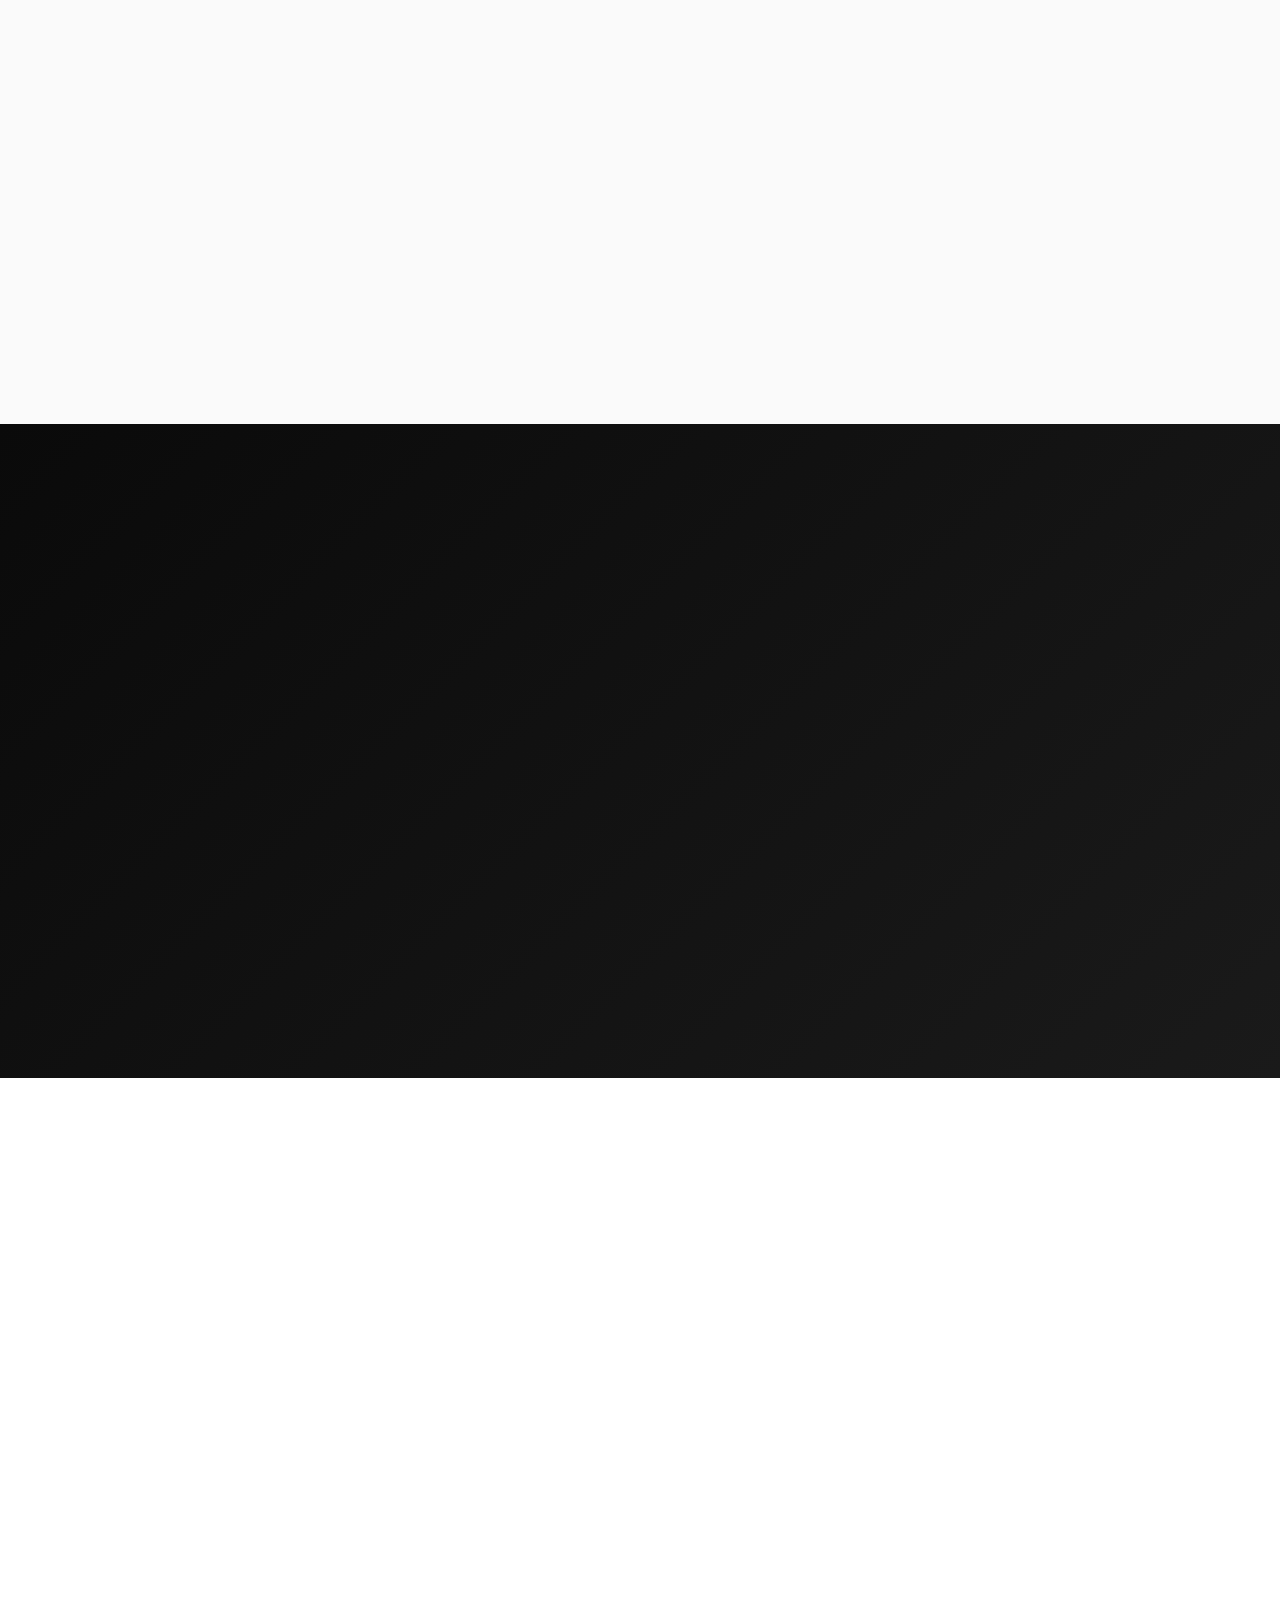
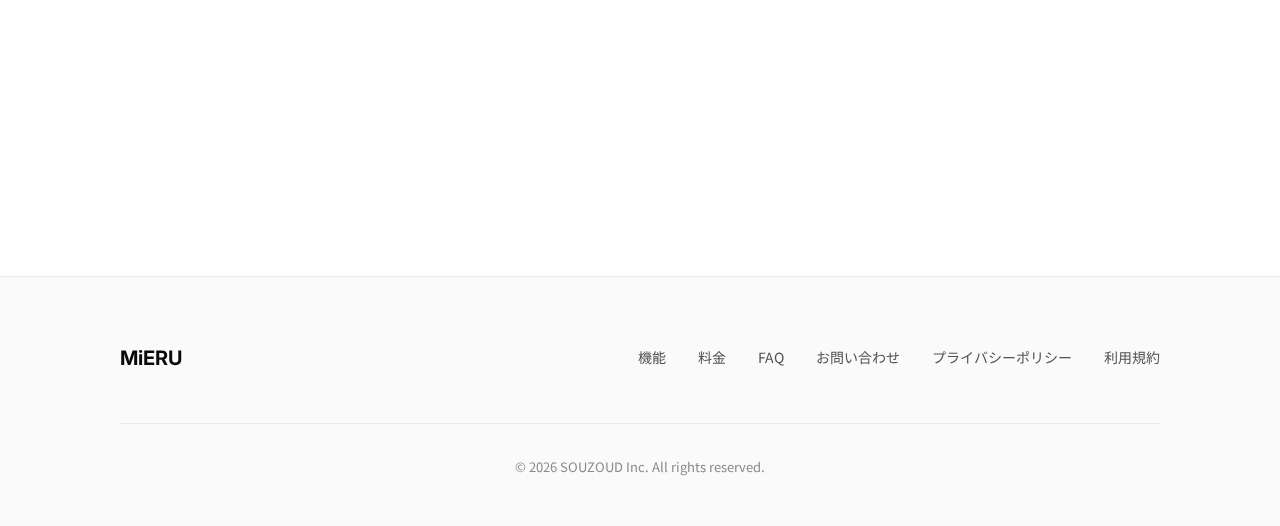
<file: lp.html>
<!DOCTYPE html>
<html lang="ja">
<head>
    <meta charset="UTF-8">
    <meta name="viewport" content="width=device-width, initial-scale=1.0">
    <title>MiERU - 進捗、聞かれる前に。| 制作現場の進捗共有サービス</title>
    <meta name="description" content="クライアントへの進捗報告、まだ手作業ですか？MiERUなら共有リンク1つで報告完了。制作会社・広告代理店のための進捗共有サービス。14日間無料トライアル。">
    <link rel="preconnect" href="https://fonts.googleapis.com">
    <link rel="preconnect" href="https://fonts.gstatic.com" crossorigin>
    <link href="https://fonts.googleapis.com/css2?family=Inter:wght@300;400;500;600;700&family=Noto+Sans+JP:wght@300;400;500;600;700&display=swap" rel="stylesheet">
    <style>
        :root {
            --color-ink: #0a0a0a;
            --color-ink-secondary: #525252;
            --color-ink-tertiary: #8a8a8a;
            --color-ink-quaternary: #b3b3b3;
            --color-surface: #ffffff;
            --color-surface-elevated: #fafafa;
            --color-surface-sunken: #f5f5f5;
            --color-border: rgba(0,0,0,0.06);
            --color-border-strong: rgba(0,0,0,0.12);
            --color-accent: #0066ff;
            --color-accent-soft: rgba(0,102,255,0.08);
            --color-success: #00a67e;
            --color-success-soft: rgba(0,166,126,0.08);

            --font-display: 'Inter', 'Noto Sans JP', -apple-system, sans-serif;
            --font-body: 'Noto Sans JP', 'Inter', -apple-system, sans-serif;

            --ease-out-expo: cubic-bezier(0.16, 1, 0.3, 1);
            --ease-out-quart: cubic-bezier(0.25, 1, 0.5, 1);

            --space-unit: 8px;
            --container-width: 1120px;
            --header-height: 80px;
        }

        *, *::before, *::after {
            margin: 0;
            padding: 0;
            box-sizing: border-box;
        }

        html {
            font-size: 16px;
            -webkit-font-smoothing: antialiased;
            -moz-osx-font-smoothing: grayscale;
            scroll-behavior: smooth;
        }

        body {
            font-family: var(--font-body);
            color: var(--color-ink);
            line-height: 1.7;
            background: var(--color-surface);
            overflow-x: hidden;
        }

        ::selection {
            background: var(--color-accent);
            color: white;
        }

        img {
            max-width: 100%;
            height: auto;
            display: block;
        }

        /* ==================== Layout ==================== */
        .container {
            width: 100%;
            max-width: var(--container-width);
            margin: 0 auto;
            padding: 0 calc(var(--space-unit) * 5);
        }

        .container--narrow {
            max-width: 800px;
        }

        .container--wide {
            max-width: 1400px;
        }

        /* ==================== Typography ==================== */
        .display-xl {
            font-family: var(--font-display);
            font-size: clamp(2.5rem, 6vw, 4.5rem);
            font-weight: 600;
            line-height: 1.1;
            letter-spacing: -0.03em;
        }

        .display-lg {
            font-family: var(--font-display);
            font-size: clamp(2rem, 4vw, 3rem);
            font-weight: 600;
            line-height: 1.15;
            letter-spacing: -0.02em;
        }

        .display-md {
            font-family: var(--font-display);
            font-size: clamp(1.5rem, 3vw, 2rem);
            font-weight: 600;
            line-height: 1.2;
            letter-spacing: -0.015em;
        }

        .text-lg {
            font-size: 1.125rem;
            line-height: 1.75;
        }

        .text-md {
            font-size: 1rem;
            line-height: 1.7;
        }

        .text-sm {
            font-size: 0.875rem;
            line-height: 1.6;
        }

        .text-xs {
            font-size: 0.75rem;
            line-height: 1.5;
            letter-spacing: 0.02em;
        }

        .text-secondary { color: var(--color-ink-secondary); }
        .text-tertiary { color: var(--color-ink-tertiary); }

        /* ==================== Header ==================== */
        .header {
            position: fixed;
            top: 0;
            left: 0;
            right: 0;
            height: var(--header-height);
            background: rgba(255,255,255,0.72);
            backdrop-filter: blur(20px) saturate(180%);
            -webkit-backdrop-filter: blur(20px) saturate(180%);
            z-index: 1000;
            transition: all 0.4s var(--ease-out-expo);
        }

        .header--scrolled {
            background: rgba(255,255,255,0.92);
            box-shadow: 0 1px 0 var(--color-border);
        }

        .header__inner {
            display: flex;
            justify-content: space-between;
            align-items: center;
            height: 100%;
        }

        .header__logo {
            font-family: var(--font-display);
            font-size: 1.375rem;
            font-weight: 700;
            color: var(--color-ink);
            text-decoration: none;
            letter-spacing: -0.02em;
            transition: opacity 0.2s;
        }

        .header__logo:hover {
            opacity: 0.7;
        }

        .header__nav {
            display: flex;
            align-items: center;
            gap: calc(var(--space-unit) * 5);
        }

        .header__link {
            font-size: 0.875rem;
            font-weight: 500;
            color: var(--color-ink-secondary);
            text-decoration: none;
            transition: color 0.2s;
        }

        .header__link:hover {
            color: var(--color-ink);
        }

        .header__cta {
            display: flex;
            align-items: center;
            gap: calc(var(--space-unit) * 3);
        }

        /* ==================== Buttons ==================== */
        .btn {
            display: inline-flex;
            align-items: center;
            justify-content: center;
            gap: calc(var(--space-unit) * 1);
            padding: calc(var(--space-unit) * 1.5) calc(var(--space-unit) * 3);
            font-family: var(--font-body);
            font-size: 0.875rem;
            font-weight: 500;
            text-decoration: none;
            border: none;
            border-radius: 100px;
            cursor: pointer;
            transition: all 0.25s var(--ease-out-expo);
            white-space: nowrap;
        }

        .btn--primary {
            background: var(--color-ink);
            color: white;
        }

        .btn--primary:hover {
            background: #262626;
            transform: translateY(-1px);
        }

        .btn--secondary {
            background: transparent;
            color: var(--color-ink);
            box-shadow: inset 0 0 0 1px var(--color-border-strong);
        }

        .btn--secondary:hover {
            background: var(--color-surface-sunken);
        }

        .btn--ghost {
            background: transparent;
            color: var(--color-ink-secondary);
        }

        .btn--ghost:hover {
            color: var(--color-ink);
            background: var(--color-surface-sunken);
        }

        .btn--lg {
            padding: calc(var(--space-unit) * 2) calc(var(--space-unit) * 4);
            font-size: 1rem;
        }

        .btn--xl {
            padding: calc(var(--space-unit) * 2.5) calc(var(--space-unit) * 5);
            font-size: 1rem;
        }

        .btn--icon {
            width: 40px;
            height: 40px;
            padding: 0;
            border-radius: 50%;
        }

        /* ==================== Hero ==================== */
        .hero {
            padding-top: calc(var(--header-height) + var(--space-unit) * 12);
            padding-bottom: calc(var(--space-unit) * 16);
            min-height: 100vh;
            display: flex;
            align-items: center;
        }

        .hero__inner {
            display: grid;
            grid-template-columns: 1fr 1fr;
            gap: calc(var(--space-unit) * 10);
            align-items: center;
        }

        .hero__content {
            max-width: 540px;
        }

        .hero__badge {
            display: inline-flex;
            align-items: center;
            gap: calc(var(--space-unit) * 1);
            padding: calc(var(--space-unit) * 0.75) calc(var(--space-unit) * 2);
            background: var(--color-success-soft);
            color: var(--color-success);
            border-radius: 100px;
            font-size: 0.8125rem;
            font-weight: 500;
            margin-bottom: calc(var(--space-unit) * 4);
        }

        .hero__badge::before {
            content: '';
            width: 6px;
            height: 6px;
            background: currentColor;
            border-radius: 50%;
            animation: pulse 2s ease-in-out infinite;
        }

        @keyframes pulse {
            0%, 100% { opacity: 1; }
            50% { opacity: 0.4; }
        }

        .hero__title {
            margin-bottom: calc(var(--space-unit) * 4);
        }

        .hero__title-line {
            display: block;
        }

        .hero__title-accent {
            background: linear-gradient(135deg, var(--color-accent) 0%, #0099ff 100%);
            -webkit-background-clip: text;
            -webkit-text-fill-color: transparent;
            background-clip: text;
        }

        .hero__description {
            color: var(--color-ink-secondary);
            margin-bottom: calc(var(--space-unit) * 5);
        }

        .hero__cta {
            display: flex;
            align-items: center;
            gap: calc(var(--space-unit) * 2);
            margin-bottom: calc(var(--space-unit) * 4);
        }

        .hero__meta {
            display: flex;
            align-items: center;
            gap: calc(var(--space-unit) * 3);
            color: var(--color-ink-tertiary);
            font-size: 0.8125rem;
        }

        .hero__meta-item {
            display: flex;
            align-items: center;
            gap: calc(var(--space-unit) * 1);
        }

        .hero__meta-icon {
            width: 16px;
            height: 16px;
            opacity: 0.6;
        }

        .hero__visual {
            position: relative;
        }

        .hero__visual-frame {
            position: relative;
            background: linear-gradient(145deg, #f8f9fa 0%, #e9ecef 100%);
            border-radius: 24px;
            padding: 24px;
            box-shadow:
                0 0 0 1px rgba(0,0,0,0.03),
                0 2px 4px rgba(0,0,0,0.02),
                0 12px 24px rgba(0,0,0,0.04),
                0 32px 64px rgba(0,0,0,0.06);
        }

        .hero__visual-screen {
            background: white;
            border-radius: 12px;
            overflow: hidden;
            box-shadow: 0 0 0 1px rgba(0,0,0,0.06);
        }

        .hero__visual-header {
            display: flex;
            align-items: center;
            gap: 8px;
            padding: 12px 16px;
            background: #fafafa;
            border-bottom: 1px solid var(--color-border);
        }

        .hero__visual-dot {
            width: 10px;
            height: 10px;
            border-radius: 50%;
        }

        .hero__visual-dot--red { background: #ff5f57; }
        .hero__visual-dot--yellow { background: #febc2e; }
        .hero__visual-dot--green { background: #28c840; }

        .hero__visual-content {
            padding: 24px;
            min-height: 320px;
            display: flex;
            flex-direction: column;
            gap: 16px;
        }

        .hero__visual-progress {
            display: flex;
            flex-direction: column;
            gap: 12px;
        }

        .hero__visual-step {
            display: flex;
            align-items: center;
            gap: 12px;
            padding: 12px 16px;
            background: var(--color-surface-sunken);
            border-radius: 10px;
            font-size: 0.875rem;
        }

        .hero__visual-step-icon {
            width: 28px;
            height: 28px;
            border-radius: 50%;
            display: flex;
            align-items: center;
            justify-content: center;
            font-size: 14px;
            flex-shrink: 0;
        }

        .hero__visual-step-icon--done {
            background: var(--color-success);
            color: white;
        }

        .hero__visual-step-icon--current {
            background: var(--color-accent);
            color: white;
        }

        .hero__visual-step-icon--pending {
            background: var(--color-surface);
            border: 2px solid var(--color-border-strong);
            color: var(--color-ink-tertiary);
        }

        .hero__visual-step-text {
            flex: 1;
        }

        .hero__visual-step-name {
            font-weight: 500;
            color: var(--color-ink);
        }

        .hero__visual-step-meta {
            font-size: 0.75rem;
            color: var(--color-ink-tertiary);
        }

        .hero__float {
            position: absolute;
            background: white;
            border-radius: 16px;
            padding: 16px 20px;
            box-shadow:
                0 0 0 1px rgba(0,0,0,0.04),
                0 8px 24px rgba(0,0,0,0.08);
            animation: float 4s ease-in-out infinite;
        }

        .hero__float--1 {
            top: 10%;
            right: -60px;
            animation-delay: 0s;
        }

        .hero__float--2 {
            bottom: 15%;
            left: -40px;
            animation-delay: 2s;
        }

        @keyframes float {
            0%, 100% { transform: translateY(0); }
            50% { transform: translateY(-12px); }
        }

        .hero__float-content {
            display: flex;
            align-items: center;
            gap: 12px;
        }

        .hero__float-icon {
            width: 40px;
            height: 40px;
            border-radius: 12px;
            display: flex;
            align-items: center;
            justify-content: center;
            font-size: 20px;
        }

        .hero__float-icon--success {
            background: var(--color-success-soft);
        }

        .hero__float-icon--info {
            background: var(--color-accent-soft);
        }

        .hero__float-text {
            font-size: 0.8125rem;
        }

        .hero__float-title {
            font-weight: 600;
            color: var(--color-ink);
        }

        .hero__float-subtitle {
            color: var(--color-ink-tertiary);
            font-size: 0.75rem;
        }

        /* ==================== Section ==================== */
        .section {
            padding: calc(var(--space-unit) * 16) 0;
        }

        .section--gray {
            background: var(--color-surface-elevated);
        }

        .section--dark {
            background: var(--color-ink);
            color: white;
        }

        .section__header {
            text-align: center;
            max-width: 640px;
            margin: 0 auto calc(var(--space-unit) * 10);
        }

        .section__label {
            display: inline-block;
            font-size: 0.75rem;
            font-weight: 600;
            text-transform: uppercase;
            letter-spacing: 0.1em;
            color: var(--color-ink-tertiary);
            margin-bottom: calc(var(--space-unit) * 2);
        }

        .section--dark .section__label {
            color: rgba(255,255,255,0.5);
        }

        .section__title {
            margin-bottom: calc(var(--space-unit) * 3);
        }

        .section--dark .section__title {
            color: white;
        }

        .section__description {
            color: var(--color-ink-secondary);
        }

        .section--dark .section__description {
            color: rgba(255,255,255,0.7);
        }

        /* ==================== Problem ==================== */
        .problem-grid {
            display: grid;
            grid-template-columns: repeat(3, 1fr);
            gap: calc(var(--space-unit) * 3);
        }

        .problem-card {
            padding: calc(var(--space-unit) * 5);
            background: white;
            border-radius: 20px;
            border: 1px solid var(--color-border);
            transition: all 0.4s var(--ease-out-expo);
        }

        .problem-card:hover {
            transform: translateY(-4px);
            box-shadow: 0 12px 32px rgba(0,0,0,0.08);
            border-color: transparent;
        }

        .problem-card__icon {
            width: 56px;
            height: 56px;
            background: var(--color-surface-sunken);
            border-radius: 16px;
            display: flex;
            align-items: center;
            justify-content: center;
            font-size: 24px;
            margin-bottom: calc(var(--space-unit) * 3);
        }

        .problem-card__title {
            font-size: 1.125rem;
            font-weight: 600;
            margin-bottom: calc(var(--space-unit) * 1.5);
            line-height: 1.4;
        }

        .problem-card__text {
            color: var(--color-ink-secondary);
            font-size: 0.9375rem;
            line-height: 1.7;
        }

        /* ==================== Solution ==================== */
        .solution-main {
            display: grid;
            grid-template-columns: 1fr 1fr;
            gap: calc(var(--space-unit) * 12);
            align-items: center;
        }

        .solution-visual {
            position: relative;
        }

        .solution-visual__frame {
            background: linear-gradient(145deg, #f0f4ff 0%, #e8f0ff 100%);
            border-radius: 24px;
            padding: 32px;
            box-shadow:
                0 0 0 1px rgba(0,102,255,0.08),
                0 16px 48px rgba(0,102,255,0.12);
        }

        .solution-visual__screen {
            background: white;
            border-radius: 16px;
            padding: 24px;
            box-shadow: 0 0 0 1px rgba(0,0,0,0.04);
        }

        .solution-content__title {
            margin-bottom: calc(var(--space-unit) * 3);
        }

        .solution-content__text {
            color: var(--color-ink-secondary);
            margin-bottom: calc(var(--space-unit) * 5);
        }

        .solution-features {
            display: flex;
            flex-direction: column;
            gap: calc(var(--space-unit) * 2);
        }

        .solution-feature {
            display: flex;
            align-items: center;
            gap: calc(var(--space-unit) * 2);
        }

        .solution-feature__icon {
            width: 24px;
            height: 24px;
            background: var(--color-success-soft);
            border-radius: 50%;
            display: flex;
            align-items: center;
            justify-content: center;
            color: var(--color-success);
            font-size: 12px;
            flex-shrink: 0;
        }

        .solution-feature__text {
            font-size: 0.9375rem;
            font-weight: 500;
        }

        /* ==================== Features ==================== */
        .features-grid {
            display: grid;
            grid-template-columns: repeat(3, 1fr);
            gap: calc(var(--space-unit) * 3);
        }

        .feature-card {
            padding: calc(var(--space-unit) * 4);
            background: var(--color-surface-elevated);
            border-radius: 20px;
            transition: all 0.4s var(--ease-out-expo);
        }

        .feature-card:hover {
            background: white;
            box-shadow: 0 8px 32px rgba(0,0,0,0.06);
        }

        .feature-card__icon {
            width: 48px;
            height: 48px;
            background: white;
            border-radius: 14px;
            display: flex;
            align-items: center;
            justify-content: center;
            font-size: 22px;
            margin-bottom: calc(var(--space-unit) * 3);
            box-shadow: 0 2px 8px rgba(0,0,0,0.04);
        }

        .feature-card__title {
            font-size: 1rem;
            font-weight: 600;
            margin-bottom: calc(var(--space-unit) * 1);
        }

        .feature-card__text {
            color: var(--color-ink-secondary);
            font-size: 0.875rem;
            line-height: 1.65;
        }

        /* ==================== Steps ==================== */
        .steps-grid {
            display: grid;
            grid-template-columns: repeat(3, 1fr);
            gap: calc(var(--space-unit) * 4);
            position: relative;
        }

        .steps-grid::before {
            content: '';
            position: absolute;
            top: 48px;
            left: calc(16.67% + 24px);
            right: calc(16.67% + 24px);
            height: 1px;
            background: var(--color-border-strong);
        }

        .step-card {
            text-align: center;
            position: relative;
        }

        .step-card__number {
            width: 96px;
            height: 96px;
            margin: 0 auto calc(var(--space-unit) * 4);
            background: white;
            border: 1px solid var(--color-border);
            border-radius: 50%;
            display: flex;
            align-items: center;
            justify-content: center;
            font-family: var(--font-display);
            font-size: 2rem;
            font-weight: 600;
            color: var(--color-ink);
            position: relative;
            z-index: 1;
            transition: all 0.4s var(--ease-out-expo);
        }

        .step-card:hover .step-card__number {
            border-color: var(--color-accent);
            color: var(--color-accent);
            box-shadow: 0 8px 24px rgba(0,102,255,0.15);
        }

        .step-card__title {
            font-size: 1.125rem;
            font-weight: 600;
            margin-bottom: calc(var(--space-unit) * 1.5);
        }

        .step-card__text {
            color: var(--color-ink-secondary);
            font-size: 0.9375rem;
            max-width: 280px;
            margin: 0 auto;
        }

        /* ==================== Stats ==================== */
        .stats-grid {
            display: grid;
            grid-template-columns: repeat(4, 1fr);
            gap: calc(var(--space-unit) * 4);
        }

        .stat-card {
            text-align: center;
            padding: calc(var(--space-unit) * 4) calc(var(--space-unit) * 2);
        }

        .stat-card__value {
            font-family: var(--font-display);
            font-size: 3rem;
            font-weight: 600;
            color: white;
            margin-bottom: calc(var(--space-unit) * 1);
            letter-spacing: -0.02em;
        }

        .stat-card__label {
            font-size: 0.875rem;
            color: rgba(255,255,255,0.7);
        }

        /* ==================== Testimonials ==================== */
        .testimonials-grid {
            display: grid;
            grid-template-columns: repeat(2, 1fr);
            gap: calc(var(--space-unit) * 4);
        }

        .testimonial-card {
            background: var(--color-surface-elevated);
            border-radius: 24px;
            padding: calc(var(--space-unit) * 5);
            transition: all 0.4s var(--ease-out-expo);
        }

        .testimonial-card:hover {
            background: white;
            box-shadow: 0 12px 48px rgba(0,0,0,0.06);
        }

        .testimonial-card__rating {
            display: flex;
            gap: 2px;
            margin-bottom: calc(var(--space-unit) * 3);
        }

        .testimonial-card__star {
            width: 16px;
            height: 16px;
            color: #f59e0b;
        }

        .testimonial-card__text {
            font-size: 1.0625rem;
            line-height: 1.8;
            margin-bottom: calc(var(--space-unit) * 4);
            color: var(--color-ink);
        }

        .testimonial-card__author {
            display: flex;
            align-items: center;
            gap: calc(var(--space-unit) * 2);
        }

        .testimonial-card__avatar {
            width: 48px;
            height: 48px;
            background: linear-gradient(135deg, var(--color-accent) 0%, #0099ff 100%);
            border-radius: 50%;
            display: flex;
            align-items: center;
            justify-content: center;
            color: white;
            font-weight: 600;
            font-size: 1.125rem;
        }

        .testimonial-card__name {
            font-weight: 600;
            font-size: 0.9375rem;
        }

        .testimonial-card__role {
            color: var(--color-ink-tertiary);
            font-size: 0.8125rem;
        }

        /* ==================== Pricing ==================== */
        .pricing-grid {
            display: grid;
            grid-template-columns: repeat(3, 1fr);
            gap: calc(var(--space-unit) * 3);
            max-width: 1000px;
            margin: 0 auto;
        }

        .pricing-card {
            background: white;
            border: 1px solid var(--color-border);
            border-radius: 24px;
            padding: calc(var(--space-unit) * 5);
            transition: all 0.4s var(--ease-out-expo);
            position: relative;
        }

        .pricing-card:hover {
            border-color: transparent;
            box-shadow: 0 16px 48px rgba(0,0,0,0.1);
        }

        .pricing-card--featured {
            border-color: var(--color-ink);
            box-shadow: 0 16px 48px rgba(0,0,0,0.1);
        }

        .pricing-card__badge {
            position: absolute;
            top: -12px;
            left: 50%;
            transform: translateX(-50%);
            background: var(--color-ink);
            color: white;
            padding: 6px 16px;
            border-radius: 100px;
            font-size: 0.75rem;
            font-weight: 600;
        }

        .pricing-card__name {
            font-size: 1rem;
            font-weight: 600;
            margin-bottom: calc(var(--space-unit) * 1);
        }

        .pricing-card__price {
            display: flex;
            align-items: baseline;
            gap: 4px;
            margin-bottom: calc(var(--space-unit) * 1);
        }

        .pricing-card__price-value {
            font-family: var(--font-display);
            font-size: 2.5rem;
            font-weight: 600;
            letter-spacing: -0.02em;
        }

        .pricing-card__price-unit {
            color: var(--color-ink-tertiary);
            font-size: 0.875rem;
        }

        .pricing-card__desc {
            color: var(--color-ink-tertiary);
            font-size: 0.875rem;
            margin-bottom: calc(var(--space-unit) * 4);
            padding-bottom: calc(var(--space-unit) * 4);
            border-bottom: 1px solid var(--color-border);
        }

        .pricing-card__features {
            display: flex;
            flex-direction: column;
            gap: calc(var(--space-unit) * 2);
            margin-bottom: calc(var(--space-unit) * 4);
        }

        .pricing-card__feature {
            display: flex;
            align-items: center;
            gap: calc(var(--space-unit) * 1.5);
            font-size: 0.875rem;
        }

        .pricing-card__feature-icon {
            color: var(--color-success);
            font-size: 1rem;
        }

        .pricing-card__cta {
            width: 100%;
        }

        /* ==================== CTA ==================== */
        .cta {
            padding: calc(var(--space-unit) * 16) 0;
            background: linear-gradient(135deg, #0a0a0a 0%, #1a1a1a 100%);
            text-align: center;
        }

        .cta__title {
            color: white;
            margin-bottom: calc(var(--space-unit) * 3);
        }

        .cta__text {
            color: rgba(255,255,255,0.7);
            max-width: 520px;
            margin: 0 auto calc(var(--space-unit) * 6);
        }

        .cta__buttons {
            display: flex;
            justify-content: center;
            gap: calc(var(--space-unit) * 2);
            margin-bottom: calc(var(--space-unit) * 4);
        }

        .btn--white {
            background: white;
            color: var(--color-ink);
        }

        .btn--white:hover {
            background: #f5f5f5;
        }

        .btn--ghost-white {
            background: transparent;
            color: white;
            box-shadow: inset 0 0 0 1px rgba(255,255,255,0.25);
        }

        .btn--ghost-white:hover {
            background: rgba(255,255,255,0.1);
            box-shadow: inset 0 0 0 1px rgba(255,255,255,0.4);
        }

        .cta__meta {
            display: flex;
            justify-content: center;
            gap: calc(var(--space-unit) * 4);
            color: rgba(255,255,255,0.5);
            font-size: 0.8125rem;
        }

        .cta__meta-item {
            display: flex;
            align-items: center;
            gap: calc(var(--space-unit) * 1);
        }

        /* ==================== FAQ ==================== */
        .faq-list {
            max-width: 720px;
            margin: 0 auto;
        }

        .faq-item {
            border-bottom: 1px solid var(--color-border);
        }

        .faq-item__trigger {
            width: 100%;
            padding: calc(var(--space-unit) * 3) 0;
            display: flex;
            justify-content: space-between;
            align-items: center;
            background: none;
            border: none;
            font-family: inherit;
            font-size: 1rem;
            font-weight: 500;
            text-align: left;
            color: var(--color-ink);
            cursor: pointer;
            transition: color 0.2s;
        }

        .faq-item__trigger:hover {
            color: var(--color-accent);
        }

        .faq-item__icon {
            width: 24px;
            height: 24px;
            display: flex;
            align-items: center;
            justify-content: center;
            font-size: 1.25rem;
            color: var(--color-ink-tertiary);
            transition: transform 0.3s var(--ease-out-expo);
        }

        .faq-item.active .faq-item__icon {
            transform: rotate(45deg);
        }

        .faq-item__content {
            display: grid;
            grid-template-rows: 0fr;
            transition: grid-template-rows 0.4s var(--ease-out-expo);
        }

        .faq-item.active .faq-item__content {
            grid-template-rows: 1fr;
        }

        .faq-item__content-inner {
            overflow: hidden;
        }

        .faq-item__answer {
            padding-bottom: calc(var(--space-unit) * 3);
            color: var(--color-ink-secondary);
            font-size: 0.9375rem;
            line-height: 1.75;
        }

        /* ==================== Footer ==================== */
        .footer {
            padding: calc(var(--space-unit) * 8) 0 calc(var(--space-unit) * 6);
            background: var(--color-surface-elevated);
            border-top: 1px solid var(--color-border);
        }

        .footer__inner {
            display: flex;
            justify-content: space-between;
            align-items: center;
            margin-bottom: calc(var(--space-unit) * 6);
        }

        .footer__logo {
            font-family: var(--font-display);
            font-size: 1.25rem;
            font-weight: 700;
            color: var(--color-ink);
        }

        .footer__links {
            display: flex;
            gap: calc(var(--space-unit) * 4);
        }

        .footer__link {
            color: var(--color-ink-secondary);
            text-decoration: none;
            font-size: 0.875rem;
            transition: color 0.2s;
        }

        .footer__link:hover {
            color: var(--color-ink);
        }

        .footer__copyright {
            text-align: center;
            padding-top: calc(var(--space-unit) * 4);
            border-top: 1px solid var(--color-border);
            color: var(--color-ink-tertiary);
            font-size: 0.8125rem;
        }

        /* ==================== Animations ==================== */
        .reveal {
            opacity: 0;
            transform: translateY(32px);
            transition: opacity 0.8s var(--ease-out-expo), transform 0.8s var(--ease-out-expo);
        }

        .reveal.visible {
            opacity: 1;
            transform: translateY(0);
        }

        .reveal-delay-1 { transition-delay: 0.1s; }
        .reveal-delay-2 { transition-delay: 0.2s; }
        .reveal-delay-3 { transition-delay: 0.3s; }

        /* ==================== Responsive ==================== */
        @media (max-width: 1024px) {
            .hero__inner {
                grid-template-columns: 1fr;
                text-align: center;
                gap: calc(var(--space-unit) * 8);
            }

            .hero__content {
                max-width: 100%;
            }

            .hero__cta {
                justify-content: center;
            }

            .hero__meta {
                justify-content: center;
            }

            .hero__visual {
                max-width: 560px;
                margin: 0 auto;
            }

            .hero__float {
                display: none;
            }

            .problem-grid,
            .features-grid,
            .steps-grid {
                grid-template-columns: 1fr;
                max-width: 480px;
                margin-left: auto;
                margin-right: auto;
            }

            .steps-grid::before {
                display: none;
            }

            .solution-main {
                grid-template-columns: 1fr;
                gap: calc(var(--space-unit) * 8);
            }

            .testimonials-grid {
                grid-template-columns: 1fr;
            }

            .stats-grid {
                grid-template-columns: repeat(2, 1fr);
            }

            .pricing-grid {
                grid-template-columns: 1fr;
                max-width: 400px;
            }
        }

        @media (max-width: 640px) {
            :root {
                --header-height: 64px;
            }

            .container {
                padding: 0 calc(var(--space-unit) * 2);
            }

            .header__nav {
                display: none;
            }

            .section {
                padding: calc(var(--space-unit) * 10) 0;
            }

            .hero {
                padding-top: calc(var(--header-height) + var(--space-unit) * 8);
                padding-bottom: calc(var(--space-unit) * 10);
                min-height: auto;
            }

            .hero__cta {
                flex-direction: column;
            }

            .hero__meta {
                flex-direction: column;
                gap: calc(var(--space-unit) * 1);
            }

            .stats-grid {
                gap: calc(var(--space-unit) * 2);
            }

            .stat-card__value {
                font-size: 2rem;
            }

            .cta__buttons {
                flex-direction: column;
                align-items: center;
            }

            .cta__meta {
                flex-direction: column;
                gap: calc(var(--space-unit) * 1);
            }

            .footer__inner {
                flex-direction: column;
                gap: calc(var(--space-unit) * 4);
                text-align: center;
            }

            .footer__links {
                flex-wrap: wrap;
                justify-content: center;
            }
        }
    </style>
</head>
<body>
    <!-- Header -->
    <header class="header" id="header">
        <div class="container">
            <div class="header__inner">
                <a href="#" class="header__logo">MiERU</a>
                <nav class="header__nav">
                    <a href="#features" class="header__link">機能</a>
                    <a href="#pricing" class="header__link">料金</a>
                    <a href="#faq" class="header__link">FAQ</a>
                </nav>
                <div class="header__cta">
                    <a href="#trial" class="btn btn--primary">無料で始める</a>
                </div>
            </div>
        </div>
    </header>

    <!-- Hero -->
    <section class="hero">
        <div class="container">
            <div class="hero__inner">
                <div class="hero__content reveal">
                    <div class="hero__badge">
                        <span>先着100社 特別価格</span>
                    </div>
                    <h1 class="display-xl hero__title">
                        <span class="hero__title-line">進捗、</span>
                        <span class="hero__title-line hero__title-accent">聞かれる前に。</span>
                    </h1>
                    <p class="text-lg hero__description">
                        クライアントへの進捗報告、まだ手作業ですか？<br>
                        共有リンク1つで報告完了。制作現場のための進捗共有サービス。
                    </p>
                    <div class="hero__cta">
                        <a href="#trial" class="btn btn--primary btn--xl">14日間無料で試す</a>
                        <a href="#demo" class="btn btn--secondary btn--lg">デモを見る</a>
                    </div>
                    <div class="hero__meta">
                        <div class="hero__meta-item">
                            <svg class="hero__meta-icon" viewBox="0 0 20 20" fill="currentColor">
                                <path fill-rule="evenodd" d="M16.707 5.293a1 1 0 010 1.414l-8 8a1 1 0 01-1.414 0l-4-4a1 1 0 011.414-1.414L8 12.586l7.293-7.293a1 1 0 011.414 0z" clip-rule="evenodd"/>
                            </svg>
                            <span>クレカ不要</span>
                        </div>
                        <div class="hero__meta-item">
                            <svg class="hero__meta-icon" viewBox="0 0 20 20" fill="currentColor">
                                <path fill-rule="evenodd" d="M16.707 5.293a1 1 0 010 1.414l-8 8a1 1 0 01-1.414 0l-4-4a1 1 0 011.414-1.414L8 12.586l7.293-7.293a1 1 0 011.414 0z" clip-rule="evenodd"/>
                            </svg>
                            <span>5分で導入</span>
                        </div>
                        <div class="hero__meta-item">
                            <svg class="hero__meta-icon" viewBox="0 0 20 20" fill="currentColor">
                                <path fill-rule="evenodd" d="M16.707 5.293a1 1 0 010 1.414l-8 8a1 1 0 01-1.414 0l-4-4a1 1 0 011.414-1.414L8 12.586l7.293-7.293a1 1 0 011.414 0z" clip-rule="evenodd"/>
                            </svg>
                            <span>いつでも解約可</span>
                        </div>
                    </div>
                </div>
                <div class="hero__visual reveal reveal-delay-1">
                    <div class="hero__visual-frame">
                        <div class="hero__visual-screen">
                            <div class="hero__visual-header">
                                <span class="hero__visual-dot hero__visual-dot--red"></span>
                                <span class="hero__visual-dot hero__visual-dot--yellow"></span>
                                <span class="hero__visual-dot hero__visual-dot--green"></span>
                            </div>
                            <div class="hero__visual-content">
                                <div class="hero__visual-progress">
                                    <div class="hero__visual-step">
                                        <div class="hero__visual-step-icon hero__visual-step-icon--done">✓</div>
                                        <div class="hero__visual-step-text">
                                            <div class="hero__visual-step-name">企画・ヒアリング</div>
                                            <div class="hero__visual-step-meta">完了 · 1月10日</div>
                                        </div>
                                    </div>
                                    <div class="hero__visual-step">
                                        <div class="hero__visual-step-icon hero__visual-step-icon--done">✓</div>
                                        <div class="hero__visual-step-text">
                                            <div class="hero__visual-step-name">デザイン</div>
                                            <div class="hero__visual-step-meta">完了 · 1月15日</div>
                                        </div>
                                    </div>
                                    <div class="hero__visual-step">
                                        <div class="hero__visual-step-icon hero__visual-step-icon--current">3</div>
                                        <div class="hero__visual-step-text">
                                            <div class="hero__visual-step-name">コーディング</div>
                                            <div class="hero__visual-step-meta">進行中 · 山田さん</div>
                                        </div>
                                    </div>
                                    <div class="hero__visual-step">
                                        <div class="hero__visual-step-icon hero__visual-step-icon--pending">4</div>
                                        <div class="hero__visual-step-text">
                                            <div class="hero__visual-step-name">テスト・公開</div>
                                            <div class="hero__visual-step-meta">予定 · 1月25日</div>
                                        </div>
                                    </div>
                                </div>
                            </div>
                        </div>
                    </div>
                    <div class="hero__float hero__float--1">
                        <div class="hero__float-content">
                            <div class="hero__float-icon hero__float-icon--success">✓</div>
                            <div class="hero__float-text">
                                <div class="hero__float-title">デザイン完了</div>
                                <div class="hero__float-subtitle">たった今</div>
                            </div>
                        </div>
                    </div>
                    <div class="hero__float hero__float--2">
                        <div class="hero__float-content">
                            <div class="hero__float-icon hero__float-icon--info">📊</div>
                            <div class="hero__float-text">
                                <div class="hero__float-title">進捗率 75%</div>
                                <div class="hero__float-subtitle">予定通り</div>
                            </div>
                        </div>
                    </div>
                </div>
            </div>
        </div>
    </section>

    <!-- Problem -->
    <section class="section section--gray">
        <div class="container">
            <div class="section__header reveal">
                <div class="section__label">課題</div>
                <h2 class="display-lg section__title">こんなお悩み、ありませんか？</h2>
            </div>
            <div class="problem-grid">
                <div class="problem-card reveal">
                    <div class="problem-card__icon">📞</div>
                    <h3 class="problem-card__title">「今どうなってますか？」<br>の電話が多い</h3>
                    <p class="problem-card__text">クライアントからの進捗確認が頻繁で、その対応だけで1日が終わってしまう。</p>
                </div>
                <div class="problem-card reveal reveal-delay-1">
                    <div class="problem-card__icon">📊</div>
                    <h3 class="problem-card__title">Excel管理に<br>限界を感じている</h3>
                    <p class="problem-card__text">複数プロジェクトの管理、共有、更新。手間がかかりすぎて本来の仕事に集中できない。</p>
                </div>
                <div class="problem-card reveal reveal-delay-2">
                    <div class="problem-card__icon">👥</div>
                    <h3 class="problem-card__title">チーム内の共有が<br>うまくいかない</h3>
                    <p class="problem-card__text">誰が何をやっているか把握できず、タスクの抜け漏れや重複が発生している。</p>
                </div>
            </div>
        </div>
    </section>

    <!-- Solution -->
    <section class="section" id="demo">
        <div class="container">
            <div class="section__header reveal">
                <div class="section__label">解決策</div>
                <h2 class="display-lg section__title">MiERUがすべて解決します</h2>
                <p class="text-lg section__description">共有リンク1つで、クライアント・チーム全員が<br>同じ画面を見られる。それがMiERUです。</p>
            </div>
            <div class="solution-main">
                <div class="solution-visual reveal">
                    <div class="solution-visual__frame">
                        <div class="solution-visual__screen">
                            <div style="text-align: center; padding: 48px 24px; color: var(--color-ink-secondary);">
                                <div style="font-size: 48px; margin-bottom: 16px;">👁️</div>
                                <div style="font-weight: 600; margin-bottom: 8px;">クライアント専用画面</div>
                                <div style="font-size: 14px;">ログイン不要で進捗を確認</div>
                            </div>
                        </div>
                    </div>
                </div>
                <div class="solution-content reveal reveal-delay-1">
                    <h3 class="display-md solution-content__title">クライアント専用画面が<br>標準搭載</h3>
                    <p class="text-lg solution-content__text">追加料金なしでクライアント向けの専用画面をご提供。共有リンクを送るだけで、進捗状況をリアルタイムで確認してもらえます。</p>
                    <div class="solution-features">
                        <div class="solution-feature">
                            <div class="solution-feature__icon">✓</div>
                            <span class="solution-feature__text">リアルタイム進捗表示</span>
                        </div>
                        <div class="solution-feature">
                            <div class="solution-feature__icon">✓</div>
                            <span class="solution-feature__text">パスワード保護で安心</span>
                        </div>
                        <div class="solution-feature">
                            <div class="solution-feature__icon">✓</div>
                            <span class="solution-feature__text">スマホからもアクセス可能</span>
                        </div>
                        <div class="solution-feature">
                            <div class="solution-feature__icon">✓</div>
                            <span class="solution-feature__text">「進捗どうですか？」が激減</span>
                        </div>
                    </div>
                </div>
            </div>
        </div>
    </section>

    <!-- Features -->
    <section class="section section--gray" id="features">
        <div class="container">
            <div class="section__header reveal">
                <div class="section__label">機能</div>
                <h2 class="display-lg section__title">シンプル、だけど必要な機能は全部</h2>
                <p class="text-lg section__description">複雑なツールはもういらない。<br>制作現場に本当に必要な機能だけを厳選しました。</p>
            </div>
            <div class="features-grid">
                <div class="feature-card reveal">
                    <div class="feature-card__icon">👁️</div>
                    <h3 class="feature-card__title">3つの画面</h3>
                    <p class="feature-card__text">管理者・作業者・クライアント、それぞれ専用の画面で最適な情報を表示。</p>
                </div>
                <div class="feature-card reveal reveal-delay-1">
                    <div class="feature-card__icon">📋</div>
                    <h3 class="feature-card__title">工程管理</h3>
                    <p class="feature-card__text">工程ごとに担当者と期日を設定。複数工程の同時進行にも対応。</p>
                </div>
                <div class="feature-card reveal reveal-delay-2">
                    <div class="feature-card__icon">🔗</div>
                    <h3 class="feature-card__title">共有リンク</h3>
                    <p class="feature-card__text">URLを送るだけでクライアントに共有。ログイン不要、パスワード保護付き。</p>
                </div>
                <div class="feature-card reveal">
                    <div class="feature-card__icon">📱</div>
                    <h3 class="feature-card__title">モバイル対応</h3>
                    <p class="feature-card__text">外出先でもスマホで進捗確認・更新が可能。いつでもどこでも。</p>
                </div>
                <div class="feature-card reveal reveal-delay-1">
                    <div class="feature-card__icon">📊</div>
                    <h3 class="feature-card__title">ダッシュボード</h3>
                    <p class="feature-card__text">全プロジェクトの状況を一画面で把握。締切間近のタスクも一目瞭然。</p>
                </div>
                <div class="feature-card reveal reveal-delay-2">
                    <div class="feature-card__icon">📁</div>
                    <h3 class="feature-card__title">テンプレート</h3>
                    <p class="feature-card__text">よく使う工程をテンプレート化。新規プロジェクト作成が数クリックで完了。</p>
                </div>
            </div>
        </div>
    </section>

    <!-- Steps -->
    <section class="section">
        <div class="container">
            <div class="section__header reveal">
                <div class="section__label">使い方</div>
                <h2 class="display-lg section__title">3ステップで始められる</h2>
            </div>
            <div class="steps-grid">
                <div class="step-card reveal">
                    <div class="step-card__number">1</div>
                    <h3 class="step-card__title">プロジェクト作成</h3>
                    <p class="step-card__text">プロジェクト名とクライアント名を入力。テンプレートを使えばさらに簡単。</p>
                </div>
                <div class="step-card reveal reveal-delay-1">
                    <div class="step-card__number">2</div>
                    <h3 class="step-card__title">工程を設定</h3>
                    <p class="step-card__text">工程名、担当者、期日を設定。ドラッグ&ドロップで順番も変更可能。</p>
                </div>
                <div class="step-card reveal reveal-delay-2">
                    <div class="step-card__number">3</div>
                    <h3 class="step-card__title">リンクを共有</h3>
                    <p class="step-card__text">発行された共有リンクをクライアントに送信。これで報告完了。</p>
                </div>
            </div>
        </div>
    </section>

    <!-- Stats -->
    <section class="section section--dark">
        <div class="container">
            <div class="stats-grid">
                <div class="stat-card reveal">
                    <div class="stat-card__value">週3時間</div>
                    <div class="stat-card__label">報告時間を削減</div>
                </div>
                <div class="stat-card reveal reveal-delay-1">
                    <div class="stat-card__value">80%</div>
                    <div class="stat-card__label">問い合わせ減少</div>
                </div>
                <div class="stat-card reveal reveal-delay-2">
                    <div class="stat-card__value">5分</div>
                    <div class="stat-card__label">平均導入時間</div>
                </div>
                <div class="stat-card reveal reveal-delay-3">
                    <div class="stat-card__value">98%</div>
                    <div class="stat-card__label">継続利用率</div>
                </div>
            </div>
        </div>
    </section>

    <!-- Testimonials -->
    <section class="section">
        <div class="container">
            <div class="section__header reveal">
                <div class="section__label">導入事例</div>
                <h2 class="display-lg section__title">導入企業の声</h2>
            </div>
            <div class="testimonials-grid">
                <div class="testimonial-card reveal">
                    <div class="testimonial-card__rating">
                        <svg class="testimonial-card__star" viewBox="0 0 20 20" fill="currentColor"><path d="M9.049 2.927c.3-.921 1.603-.921 1.902 0l1.07 3.292a1 1 0 00.95.69h3.462c.969 0 1.371 1.24.588 1.81l-2.8 2.034a1 1 0 00-.364 1.118l1.07 3.292c.3.921-.755 1.688-1.54 1.118l-2.8-2.034a1 1 0 00-1.175 0l-2.8 2.034c-.784.57-1.838-.197-1.539-1.118l1.07-3.292a1 1 0 00-.364-1.118L2.98 8.72c-.783-.57-.38-1.81.588-1.81h3.461a1 1 0 00.951-.69l1.07-3.292z"/></svg>
                        <svg class="testimonial-card__star" viewBox="0 0 20 20" fill="currentColor"><path d="M9.049 2.927c.3-.921 1.603-.921 1.902 0l1.07 3.292a1 1 0 00.95.69h3.462c.969 0 1.371 1.24.588 1.81l-2.8 2.034a1 1 0 00-.364 1.118l1.07 3.292c.3.921-.755 1.688-1.54 1.118l-2.8-2.034a1 1 0 00-1.175 0l-2.8 2.034c-.784.57-1.838-.197-1.539-1.118l1.07-3.292a1 1 0 00-.364-1.118L2.98 8.72c-.783-.57-.38-1.81.588-1.81h3.461a1 1 0 00.951-.69l1.07-3.292z"/></svg>
                        <svg class="testimonial-card__star" viewBox="0 0 20 20" fill="currentColor"><path d="M9.049 2.927c.3-.921 1.603-.921 1.902 0l1.07 3.292a1 1 0 00.95.69h3.462c.969 0 1.371 1.24.588 1.81l-2.8 2.034a1 1 0 00-.364 1.118l1.07 3.292c.3.921-.755 1.688-1.54 1.118l-2.8-2.034a1 1 0 00-1.175 0l-2.8 2.034c-.784.57-1.838-.197-1.539-1.118l1.07-3.292a1 1 0 00-.364-1.118L2.98 8.72c-.783-.57-.38-1.81.588-1.81h3.461a1 1 0 00.951-.69l1.07-3.292z"/></svg>
                        <svg class="testimonial-card__star" viewBox="0 0 20 20" fill="currentColor"><path d="M9.049 2.927c.3-.921 1.603-.921 1.902 0l1.07 3.292a1 1 0 00.95.69h3.462c.969 0 1.371 1.24.588 1.81l-2.8 2.034a1 1 0 00-.364 1.118l1.07 3.292c.3.921-.755 1.688-1.54 1.118l-2.8-2.034a1 1 0 00-1.175 0l-2.8 2.034c-.784.57-1.838-.197-1.539-1.118l1.07-3.292a1 1 0 00-.364-1.118L2.98 8.72c-.783-.57-.38-1.81.588-1.81h3.461a1 1 0 00.951-.69l1.07-3.292z"/></svg>
                        <svg class="testimonial-card__star" viewBox="0 0 20 20" fill="currentColor"><path d="M9.049 2.927c.3-.921 1.603-.921 1.902 0l1.07 3.292a1 1 0 00.95.69h3.462c.969 0 1.371 1.24.588 1.81l-2.8 2.034a1 1 0 00-.364 1.118l1.07 3.292c.3.921-.755 1.688-1.54 1.118l-2.8-2.034a1 1 0 00-1.175 0l-2.8 2.034c-.784.57-1.838-.197-1.539-1.118l1.07-3.292a1 1 0 00-.364-1.118L2.98 8.72c-.783-.57-.38-1.81.588-1.81h3.461a1 1 0 00.951-.69l1.07-3.292z"/></svg>
                    </div>
                    <p class="testimonial-card__text">「進捗どうなってますか？」という電話が本当に減りました。クライアントも自分で確認できるので、双方にとってストレスフリーです。</p>
                    <div class="testimonial-card__author">
                        <div class="testimonial-card__avatar">Y</div>
                        <div>
                            <div class="testimonial-card__name">山田 太郎</div>
                            <div class="testimonial-card__role">Web制作会社 ディレクター</div>
                        </div>
                    </div>
                </div>
                <div class="testimonial-card reveal reveal-delay-1">
                    <div class="testimonial-card__rating">
                        <svg class="testimonial-card__star" viewBox="0 0 20 20" fill="currentColor"><path d="M9.049 2.927c.3-.921 1.603-.921 1.902 0l1.07 3.292a1 1 0 00.95.69h3.462c.969 0 1.371 1.24.588 1.81l-2.8 2.034a1 1 0 00-.364 1.118l1.07 3.292c.3.921-.755 1.688-1.54 1.118l-2.8-2.034a1 1 0 00-1.175 0l-2.8 2.034c-.784.57-1.838-.197-1.539-1.118l1.07-3.292a1 1 0 00-.364-1.118L2.98 8.72c-.783-.57-.38-1.81.588-1.81h3.461a1 1 0 00.951-.69l1.07-3.292z"/></svg>
                        <svg class="testimonial-card__star" viewBox="0 0 20 20" fill="currentColor"><path d="M9.049 2.927c.3-.921 1.603-.921 1.902 0l1.07 3.292a1 1 0 00.95.69h3.462c.969 0 1.371 1.24.588 1.81l-2.8 2.034a1 1 0 00-.364 1.118l1.07 3.292c.3.921-.755 1.688-1.54 1.118l-2.8-2.034a1 1 0 00-1.175 0l-2.8 2.034c-.784.57-1.838-.197-1.539-1.118l1.07-3.292a1 1 0 00-.364-1.118L2.98 8.72c-.783-.57-.38-1.81.588-1.81h3.461a1 1 0 00.951-.69l1.07-3.292z"/></svg>
                        <svg class="testimonial-card__star" viewBox="0 0 20 20" fill="currentColor"><path d="M9.049 2.927c.3-.921 1.603-.921 1.902 0l1.07 3.292a1 1 0 00.95.69h3.462c.969 0 1.371 1.24.588 1.81l-2.8 2.034a1 1 0 00-.364 1.118l1.07 3.292c.3.921-.755 1.688-1.54 1.118l-2.8-2.034a1 1 0 00-1.175 0l-2.8 2.034c-.784.57-1.838-.197-1.539-1.118l1.07-3.292a1 1 0 00-.364-1.118L2.98 8.72c-.783-.57-.38-1.81.588-1.81h3.461a1 1 0 00.951-.69l1.07-3.292z"/></svg>
                        <svg class="testimonial-card__star" viewBox="0 0 20 20" fill="currentColor"><path d="M9.049 2.927c.3-.921 1.603-.921 1.902 0l1.07 3.292a1 1 0 00.95.69h3.462c.969 0 1.371 1.24.588 1.81l-2.8 2.034a1 1 0 00-.364 1.118l1.07 3.292c.3.921-.755 1.688-1.54 1.118l-2.8-2.034a1 1 0 00-1.175 0l-2.8 2.034c-.784.57-1.838-.197-1.539-1.118l1.07-3.292a1 1 0 00-.364-1.118L2.98 8.72c-.783-.57-.38-1.81.588-1.81h3.461a1 1 0 00.951-.69l1.07-3.292z"/></svg>
                        <svg class="testimonial-card__star" viewBox="0 0 20 20" fill="currentColor"><path d="M9.049 2.927c.3-.921 1.603-.921 1.902 0l1.07 3.292a1 1 0 00.95.69h3.462c.969 0 1.371 1.24.588 1.81l-2.8 2.034a1 1 0 00-.364 1.118l1.07 3.292c.3.921-.755 1.688-1.54 1.118l-2.8-2.034a1 1 0 00-1.175 0l-2.8 2.034c-.784.57-1.838-.197-1.539-1.118l1.07-3.292a1 1 0 00-.364-1.118L2.98 8.72c-.783-.57-.38-1.81.588-1.81h3.461a1 1 0 00.951-.69l1.07-3.292z"/></svg>
                    </div>
                    <p class="testimonial-card__text">以前はExcelで管理していましたが、MiERUに変えてから作業効率が格段に上がりました。特にクライアント共有機能が素晴らしい。</p>
                    <div class="testimonial-card__author">
                        <div class="testimonial-card__avatar">S</div>
                        <div>
                            <div class="testimonial-card__name">佐藤 花子</div>
                            <div class="testimonial-card__role">デザイン事務所 代表</div>
                        </div>
                    </div>
                </div>
                <div class="testimonial-card reveal">
                    <div class="testimonial-card__rating">
                        <svg class="testimonial-card__star" viewBox="0 0 20 20" fill="currentColor"><path d="M9.049 2.927c.3-.921 1.603-.921 1.902 0l1.07 3.292a1 1 0 00.95.69h3.462c.969 0 1.371 1.24.588 1.81l-2.8 2.034a1 1 0 00-.364 1.118l1.07 3.292c.3.921-.755 1.688-1.54 1.118l-2.8-2.034a1 1 0 00-1.175 0l-2.8 2.034c-.784.57-1.838-.197-1.539-1.118l1.07-3.292a1 1 0 00-.364-1.118L2.98 8.72c-.783-.57-.38-1.81.588-1.81h3.461a1 1 0 00.951-.69l1.07-3.292z"/></svg>
                        <svg class="testimonial-card__star" viewBox="0 0 20 20" fill="currentColor"><path d="M9.049 2.927c.3-.921 1.603-.921 1.902 0l1.07 3.292a1 1 0 00.95.69h3.462c.969 0 1.371 1.24.588 1.81l-2.8 2.034a1 1 0 00-.364 1.118l1.07 3.292c.3.921-.755 1.688-1.54 1.118l-2.8-2.034a1 1 0 00-1.175 0l-2.8 2.034c-.784.57-1.838-.197-1.539-1.118l1.07-3.292a1 1 0 00-.364-1.118L2.98 8.72c-.783-.57-.38-1.81.588-1.81h3.461a1 1 0 00.951-.69l1.07-3.292z"/></svg>
                        <svg class="testimonial-card__star" viewBox="0 0 20 20" fill="currentColor"><path d="M9.049 2.927c.3-.921 1.603-.921 1.902 0l1.07 3.292a1 1 0 00.95.69h3.462c.969 0 1.371 1.24.588 1.81l-2.8 2.034a1 1 0 00-.364 1.118l1.07 3.292c.3.921-.755 1.688-1.54 1.118l-2.8-2.034a1 1 0 00-1.175 0l-2.8 2.034c-.784.57-1.838-.197-1.539-1.118l1.07-3.292a1 1 0 00-.364-1.118L2.98 8.72c-.783-.57-.38-1.81.588-1.81h3.461a1 1 0 00.951-.69l1.07-3.292z"/></svg>
                        <svg class="testimonial-card__star" viewBox="0 0 20 20" fill="currentColor"><path d="M9.049 2.927c.3-.921 1.603-.921 1.902 0l1.07 3.292a1 1 0 00.95.69h3.462c.969 0 1.371 1.24.588 1.81l-2.8 2.034a1 1 0 00-.364 1.118l1.07 3.292c.3.921-.755 1.688-1.54 1.118l-2.8-2.034a1 1 0 00-1.175 0l-2.8 2.034c-.784.57-1.838-.197-1.539-1.118l1.07-3.292a1 1 0 00-.364-1.118L2.98 8.72c-.783-.57-.38-1.81.588-1.81h3.461a1 1 0 00.951-.69l1.07-3.292z"/></svg>
                        <svg class="testimonial-card__star" viewBox="0 0 20 20" fill="currentColor"><path d="M9.049 2.927c.3-.921 1.603-.921 1.902 0l1.07 3.292a1 1 0 00.95.69h3.462c.969 0 1.371 1.24.588 1.81l-2.8 2.034a1 1 0 00-.364 1.118l1.07 3.292c.3.921-.755 1.688-1.54 1.118l-2.8-2.034a1 1 0 00-1.175 0l-2.8 2.034c-.784.57-1.838-.197-1.539-1.118l1.07-3.292a1 1 0 00-.364-1.118L2.98 8.72c-.783-.57-.38-1.81.588-1.81h3.461a1 1 0 00.951-.69l1.07-3.292z"/></svg>
                    </div>
                    <p class="testimonial-card__text">リモートワーク中心のチームなので、情報共有が課題でした。MiERUのおかげで誰が何をやっているか一目瞭然になりました。</p>
                    <div class="testimonial-card__author">
                        <div class="testimonial-card__avatar">T</div>
                        <div>
                            <div class="testimonial-card__name">田中 一郎</div>
                            <div class="testimonial-card__role">フリーランス集団 リーダー</div>
                        </div>
                    </div>
                </div>
                <div class="testimonial-card reveal reveal-delay-1">
                    <div class="testimonial-card__rating">
                        <svg class="testimonial-card__star" viewBox="0 0 20 20" fill="currentColor"><path d="M9.049 2.927c.3-.921 1.603-.921 1.902 0l1.07 3.292a1 1 0 00.95.69h3.462c.969 0 1.371 1.24.588 1.81l-2.8 2.034a1 1 0 00-.364 1.118l1.07 3.292c.3.921-.755 1.688-1.54 1.118l-2.8-2.034a1 1 0 00-1.175 0l-2.8 2.034c-.784.57-1.838-.197-1.539-1.118l1.07-3.292a1 1 0 00-.364-1.118L2.98 8.72c-.783-.57-.38-1.81.588-1.81h3.461a1 1 0 00.951-.69l1.07-3.292z"/></svg>
                        <svg class="testimonial-card__star" viewBox="0 0 20 20" fill="currentColor"><path d="M9.049 2.927c.3-.921 1.603-.921 1.902 0l1.07 3.292a1 1 0 00.95.69h3.462c.969 0 1.371 1.24.588 1.81l-2.8 2.034a1 1 0 00-.364 1.118l1.07 3.292c.3.921-.755 1.688-1.54 1.118l-2.8-2.034a1 1 0 00-1.175 0l-2.8 2.034c-.784.57-1.838-.197-1.539-1.118l1.07-3.292a1 1 0 00-.364-1.118L2.98 8.72c-.783-.57-.38-1.81.588-1.81h3.461a1 1 0 00.951-.69l1.07-3.292z"/></svg>
                        <svg class="testimonial-card__star" viewBox="0 0 20 20" fill="currentColor"><path d="M9.049 2.927c.3-.921 1.603-.921 1.902 0l1.07 3.292a1 1 0 00.95.69h3.462c.969 0 1.371 1.24.588 1.81l-2.8 2.034a1 1 0 00-.364 1.118l1.07 3.292c.3.921-.755 1.688-1.54 1.118l-2.8-2.034a1 1 0 00-1.175 0l-2.8 2.034c-.784.57-1.838-.197-1.539-1.118l1.07-3.292a1 1 0 00-.364-1.118L2.98 8.72c-.783-.57-.38-1.81.588-1.81h3.461a1 1 0 00.951-.69l1.07-3.292z"/></svg>
                        <svg class="testimonial-card__star" viewBox="0 0 20 20" fill="currentColor"><path d="M9.049 2.927c.3-.921 1.603-.921 1.902 0l1.07 3.292a1 1 0 00.95.69h3.462c.969 0 1.371 1.24.588 1.81l-2.8 2.034a1 1 0 00-.364 1.118l1.07 3.292c.3.921-.755 1.688-1.54 1.118l-2.8-2.034a1 1 0 00-1.175 0l-2.8 2.034c-.784.57-1.838-.197-1.539-1.118l1.07-3.292a1 1 0 00-.364-1.118L2.98 8.72c-.783-.57-.38-1.81.588-1.81h3.461a1 1 0 00.951-.69l1.07-3.292z"/></svg>
                        <svg class="testimonial-card__star" viewBox="0 0 20 20" fill="currentColor"><path d="M9.049 2.927c.3-.921 1.603-.921 1.902 0l1.07 3.292a1 1 0 00.95.69h3.462c.969 0 1.371 1.24.588 1.81l-2.8 2.034a1 1 0 00-.364 1.118l1.07 3.292c.3.921-.755 1.688-1.54 1.118l-2.8-2.034a1 1 0 00-1.175 0l-2.8 2.034c-.784.57-1.838-.197-1.539-1.118l1.07-3.292a1 1 0 00-.364-1.118L2.98 8.72c-.783-.57-.38-1.81.588-1.81h3.461a1 1 0 00.951-.69l1.07-3.292z"/></svg>
                    </div>
                    <p class="testimonial-card__text">複雑なツールは使いこなせなかったのですが、MiERUはシンプルで助かっています。5分で使い方を覚えられました。</p>
                    <div class="testimonial-card__author">
                        <div class="testimonial-card__avatar">K</div>
                        <div>
                            <div class="testimonial-card__name">鈴木 健太</div>
                            <div class="testimonial-card__role">映像制作会社 プロデューサー</div>
                        </div>
                    </div>
                </div>
            </div>
        </div>
    </section>

    <!-- Pricing -->
    <section class="section section--gray" id="pricing">
        <div class="container">
            <div class="section__header reveal">
                <div class="section__label">料金</div>
                <h2 class="display-lg section__title">シンプルな料金体系</h2>
                <p class="text-lg section__description">全プラン14日間無料。クレジットカード不要。</p>
            </div>
            <div class="pricing-grid">
                <div class="pricing-card reveal">
                    <div class="pricing-card__name">スターター</div>
                    <div class="pricing-card__price">
                        <span class="pricing-card__price-value">¥0</span>
                        <span class="pricing-card__price-unit">/月</span>
                    </div>
                    <div class="pricing-card__desc">小規模チーム向け</div>
                    <div class="pricing-card__features">
                        <div class="pricing-card__feature">
                            <span class="pricing-card__feature-icon">✓</span>
                            <span>プロジェクト3件まで</span>
                        </div>
                        <div class="pricing-card__feature">
                            <span class="pricing-card__feature-icon">✓</span>
                            <span>管理者1名</span>
                        </div>
                        <div class="pricing-card__feature">
                            <span class="pricing-card__feature-icon">✓</span>
                            <span>作業者3名まで</span>
                        </div>
                        <div class="pricing-card__feature">
                            <span class="pricing-card__feature-icon">✓</span>
                            <span>クライアント共有</span>
                        </div>
                    </div>
                    <a href="#trial" class="btn btn--secondary btn--lg pricing-card__cta">無料で始める</a>
                </div>
                <div class="pricing-card pricing-card--featured reveal reveal-delay-1">
                    <div class="pricing-card__badge">人気</div>
                    <div class="pricing-card__name">プロ</div>
                    <div class="pricing-card__price">
                        <span class="pricing-card__price-value">¥4,980</span>
                        <span class="pricing-card__price-unit">/月</span>
                    </div>
                    <div class="pricing-card__desc">成長中のチーム向け</div>
                    <div class="pricing-card__features">
                        <div class="pricing-card__feature">
                            <span class="pricing-card__feature-icon">✓</span>
                            <span>プロジェクト無制限</span>
                        </div>
                        <div class="pricing-card__feature">
                            <span class="pricing-card__feature-icon">✓</span>
                            <span>管理者3名まで</span>
                        </div>
                        <div class="pricing-card__feature">
                            <span class="pricing-card__feature-icon">✓</span>
                            <span>作業者10名まで</span>
                        </div>
                        <div class="pricing-card__feature">
                            <span class="pricing-card__feature-icon">✓</span>
                            <span>テンプレート機能</span>
                        </div>
                        <div class="pricing-card__feature">
                            <span class="pricing-card__feature-icon">✓</span>
                            <span>優先サポート</span>
                        </div>
                    </div>
                    <a href="#trial" class="btn btn--primary btn--lg pricing-card__cta">14日間無料で試す</a>
                </div>
                <div class="pricing-card reveal reveal-delay-2">
                    <div class="pricing-card__name">ビジネス</div>
                    <div class="pricing-card__price">
                        <span class="pricing-card__price-value">¥9,800</span>
                        <span class="pricing-card__price-unit">/月</span>
                    </div>
                    <div class="pricing-card__desc">大規模チーム向け</div>
                    <div class="pricing-card__features">
                        <div class="pricing-card__feature">
                            <span class="pricing-card__feature-icon">✓</span>
                            <span>プロジェクト無制限</span>
                        </div>
                        <div class="pricing-card__feature">
                            <span class="pricing-card__feature-icon">✓</span>
                            <span>管理者無制限</span>
                        </div>
                        <div class="pricing-card__feature">
                            <span class="pricing-card__feature-icon">✓</span>
                            <span>作業者無制限</span>
                        </div>
                        <div class="pricing-card__feature">
                            <span class="pricing-card__feature-icon">✓</span>
                            <span>API連携</span>
                        </div>
                        <div class="pricing-card__feature">
                            <span class="pricing-card__feature-icon">✓</span>
                            <span>専任サポート</span>
                        </div>
                    </div>
                    <a href="#" class="btn btn--secondary btn--lg pricing-card__cta">お問い合わせ</a>
                </div>
            </div>
        </div>
    </section>

    <!-- CTA -->
    <section class="cta" id="trial">
        <div class="container">
            <h2 class="display-lg cta__title reveal">進捗報告の手間、<br>今日で終わりにしませんか？</h2>
            <p class="text-lg cta__text reveal">14日間の無料トライアルで、MiERUの全機能をお試しください。<br>クレジットカード登録不要で、今すぐ始められます。</p>
            <div class="cta__buttons reveal">
                <a href="/admin.html" class="btn btn--white btn--xl">無料トライアルを始める</a>
                <a href="#" class="btn btn--ghost-white btn--lg">資料をダウンロード</a>
            </div>
            <div class="cta__meta reveal">
                <div class="cta__meta-item">
                    <svg width="16" height="16" viewBox="0 0 20 20" fill="currentColor"><path fill-rule="evenodd" d="M5 9V7a5 5 0 0110 0v2a2 2 0 012 2v5a2 2 0 01-2 2H5a2 2 0 01-2-2v-5a2 2 0 012-2zm8-2v2H7V7a3 3 0 016 0z" clip-rule="evenodd"/></svg>
                    <span>クレジットカード不要</span>
                </div>
                <div class="cta__meta-item">
                    <svg width="16" height="16" viewBox="0 0 20 20" fill="currentColor"><path fill-rule="evenodd" d="M16.707 5.293a1 1 0 010 1.414l-8 8a1 1 0 01-1.414 0l-4-4a1 1 0 011.414-1.414L8 12.586l7.293-7.293a1 1 0 011.414 0z" clip-rule="evenodd"/></svg>
                    <span>いつでもキャンセル可能</span>
                </div>
            </div>
        </div>
    </section>

    <!-- FAQ -->
    <section class="section" id="faq">
        <div class="container">
            <div class="section__header reveal">
                <div class="section__label">FAQ</div>
                <h2 class="display-lg section__title">よくある質問</h2>
            </div>
            <div class="faq-list">
                <div class="faq-item reveal">
                    <button class="faq-item__trigger">
                        <span>無料トライアル後、自動で課金されますか？</span>
                        <span class="faq-item__icon">+</span>
                    </button>
                    <div class="faq-item__content">
                        <div class="faq-item__content-inner">
                            <p class="faq-item__answer">いいえ、自動で課金されることはありません。無料トライアル終了後、有料プランへのアップグレードをご希望の場合のみ、決済情報をご登録いただきます。</p>
                        </div>
                    </div>
                </div>
                <div class="faq-item reveal">
                    <button class="faq-item__trigger">
                        <span>クライアントにアカウント作成してもらう必要はありますか？</span>
                        <span class="faq-item__icon">+</span>
                    </button>
                    <div class="faq-item__content">
                        <div class="faq-item__content-inner">
                            <p class="faq-item__answer">いいえ、必要ありません。共有リンクとパスワードがあれば、クライアントはアカウント作成なしで進捗を確認できます。</p>
                        </div>
                    </div>
                </div>
                <div class="faq-item reveal">
                    <button class="faq-item__trigger">
                        <span>データのセキュリティは大丈夫ですか？</span>
                        <span class="faq-item__icon">+</span>
                    </button>
                    <div class="faq-item__content">
                        <div class="faq-item__content-inner">
                            <p class="faq-item__answer">はい、SSL暗号化通信を使用し、データは安全なクラウドサーバーで管理されています。また、クライアント共有画面にはパスワード保護がかけられます。</p>
                        </div>
                    </div>
                </div>
                <div class="faq-item reveal">
                    <button class="faq-item__trigger">
                        <span>他のツールからデータを移行できますか？</span>
                        <span class="faq-item__icon">+</span>
                    </button>
                    <div class="faq-item__content">
                        <div class="faq-item__content-inner">
                            <p class="faq-item__answer">現在、CSV形式でのインポート機能を開発中です。お急ぎの場合は、サポートチームがデータ移行をお手伝いいたします。</p>
                        </div>
                    </div>
                </div>
                <div class="faq-item reveal">
                    <button class="faq-item__trigger">
                        <span>途中でプランを変更できますか？</span>
                        <span class="faq-item__icon">+</span>
                    </button>
                    <div class="faq-item__content">
                        <div class="faq-item__content-inner">
                            <p class="faq-item__answer">はい、いつでもプランのアップグレード・ダウングレードが可能です。アップグレードは即座に反映され、ダウングレードは次回更新日から適用されます。</p>
                        </div>
                    </div>
                </div>
            </div>
        </div>
    </section>

    <!-- Footer -->
    <footer class="footer">
        <div class="container">
            <div class="footer__inner">
                <div class="footer__logo">MiERU</div>
                <div class="footer__links">
                    <a href="#features" class="footer__link">機能</a>
                    <a href="#pricing" class="footer__link">料金</a>
                    <a href="#faq" class="footer__link">FAQ</a>
                    <a href="#" class="footer__link">お問い合わせ</a>
                    <a href="#" class="footer__link">プライバシーポリシー</a>
                    <a href="#" class="footer__link">利用規約</a>
                </div>
            </div>
            <div class="footer__copyright">
                © 2026 SOUZOUD Inc. All rights reserved.
            </div>
        </div>
    </footer>

    <script>
        // Header scroll effect
        const header = document.getElementById('header');
        let lastScroll = 0;

        window.addEventListener('scroll', () => {
            const currentScroll = window.pageYOffset;

            if (currentScroll > 50) {
                header.classList.add('header--scrolled');
            } else {
                header.classList.remove('header--scrolled');
            }

            lastScroll = currentScroll;
        });

        // FAQ accordion
        document.querySelectorAll('.faq-item__trigger').forEach(trigger => {
            trigger.addEventListener('click', () => {
                const item = trigger.parentElement;
                const isActive = item.classList.contains('active');

                // Close all
                document.querySelectorAll('.faq-item').forEach(i => i.classList.remove('active'));

                // Open clicked if it wasn't active
                if (!isActive) {
                    item.classList.add('active');
                }
            });
        });

        // Scroll reveal animation
        const observerOptions = {
            threshold: 0.1,
            rootMargin: '0px 0px -60px 0px'
        };

        const observer = new IntersectionObserver((entries) => {
            entries.forEach(entry => {
                if (entry.isIntersecting) {
                    entry.target.classList.add('visible');
                }
            });
        }, observerOptions);

        document.querySelectorAll('.reveal').forEach(el => {
            observer.observe(el);
        });

        // Smooth scroll
        document.querySelectorAll('a[href^="#"]').forEach(anchor => {
            anchor.addEventListener('click', function(e) {
                e.preventDefault();
                const target = document.querySelector(this.getAttribute('href'));
                if (target) {
                    const headerOffset = 80;
                    const elementPosition = target.getBoundingClientRect().top;
                    const offsetPosition = elementPosition + window.pageYOffset - headerOffset;

                    window.scrollTo({
                        top: offsetPosition,
                        behavior: 'smooth'
                    });
                }
            });
        });
    </script>
</body>
</html>
</file>
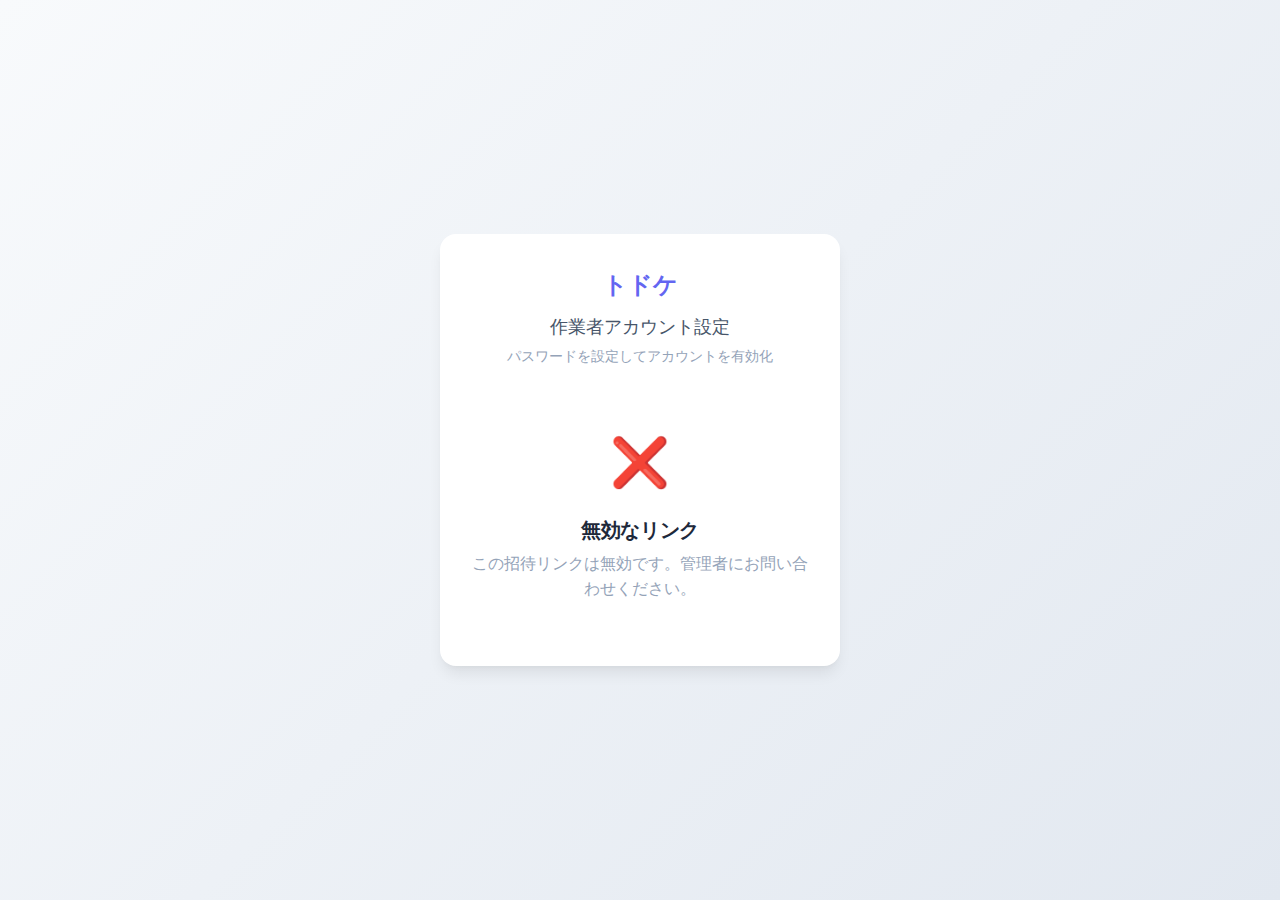
<file: worker-invite.html>
<!DOCTYPE html>
<html lang="ja">

<head>
    <meta charset="UTF-8">
    <meta name="viewport" content="width=device-width, initial-scale=1.0">
    <title>トドケ - 作業者パスワード設定</title>
    <link rel="preconnect" href="https://fonts.googleapis.com">
    <link rel="preconnect" href="https://fonts.gstatic.com" crossorigin>
    <link href="https://fonts.googleapis.com/css2?family=Inter:wght@400;500;600;700&display=swap" rel="stylesheet">
    <link rel="stylesheet" href="css/index.css">
    <style>
        .invite-container {
            min-height: 100vh;
            display: flex;
            align-items: center;
            justify-content: center;
            padding: var(--space-4);
            background: linear-gradient(135deg, #f8fafc 0%, #e2e8f0 100%);
        }

        .invite-card {
            width: 100%;
            max-width: 400px;
            background: white;
            border-radius: var(--radius-xl);
            box-shadow: var(--shadow-lg);
            padding: var(--space-8);
        }

        .invite-header {
            text-align: center;
            margin-bottom: var(--space-6);
        }

        .invite-logo {
            font-size: var(--font-size-2xl);
            font-weight: 700;
            color: var(--color-primary);
            margin-bottom: var(--space-2);
        }

        .invite-title {
            font-size: var(--font-size-lg);
            color: var(--color-text-secondary);
        }

        .invite-subtitle {
            font-size: var(--font-size-sm);
            color: var(--color-text-muted);
            margin-top: var(--space-1);
        }

        .invite-welcome {
            background: linear-gradient(135deg, rgba(99, 102, 241, 0.1) 0%, rgba(139, 92, 246, 0.1) 100%);
            border-radius: var(--radius-lg);
            padding: var(--space-4);
            margin-bottom: var(--space-6);
            text-align: center;
        }

        .invite-welcome__name {
            font-size: var(--font-size-lg);
            font-weight: 600;
            color: var(--color-text);
            margin-bottom: var(--space-1);
        }

        .invite-welcome__email {
            font-size: var(--font-size-sm);
            color: var(--color-text-muted);
        }

        .invite-welcome__role {
            display: inline-block;
            font-size: var(--font-size-xs);
            background: var(--color-primary);
            color: white;
            padding: 2px 8px;
            border-radius: var(--radius-full);
            margin-top: var(--space-2);
        }

        .invite-form {
            display: flex;
            flex-direction: column;
            gap: var(--space-4);
        }

        .form-field {
            display: flex;
            flex-direction: column;
            gap: var(--space-2);
        }

        .form-label {
            font-size: var(--font-size-sm);
            font-weight: 500;
            color: var(--color-text-secondary);
        }

        .invite-error {
            background: #fef2f2;
            border: 1px solid #fecaca;
            border-radius: var(--radius-md);
            padding: var(--space-3);
            color: #dc2626;
            font-size: var(--font-size-sm);
            display: none;
        }

        .invite-error.show {
            display: block;
        }

        .invite-success {
            text-align: center;
            padding: var(--space-8) 0;
        }

        .invite-success__icon {
            font-size: 48px;
            margin-bottom: var(--space-4);
        }

        .invite-success__title {
            font-size: var(--font-size-xl);
            font-weight: 600;
            color: var(--color-text);
            margin-bottom: var(--space-2);
        }

        .invite-success__message {
            color: var(--color-text-muted);
            margin-bottom: var(--space-6);
        }

        .password-requirements {
            font-size: var(--font-size-xs);
            color: var(--color-text-muted);
            margin-top: var(--space-2);
        }

        .password-requirements li {
            margin-bottom: var(--space-1);
        }

        .invite-expired {
            text-align: center;
            padding: var(--space-8) 0;
        }

        .invite-expired__icon {
            font-size: 48px;
            margin-bottom: var(--space-4);
        }

        .invite-expired__title {
            font-size: var(--font-size-xl);
            font-weight: 600;
            color: var(--color-text);
            margin-bottom: var(--space-2);
        }

        .invite-expired__message {
            color: var(--color-text-muted);
        }

        .btn--full {
            width: 100%;
        }

        .loading-state {
            text-align: center;
            padding: var(--space-8) 0;
        }

        .loading-spinner {
            width: 40px;
            height: 40px;
            border: 3px solid var(--color-border);
            border-top-color: var(--color-primary);
            border-radius: 50%;
            animation: spin 1s linear infinite;
            margin: 0 auto var(--space-4);
        }

        @keyframes spin {
            to { transform: rotate(360deg); }
        }
    </style>
</head>

<body>
    <div class="invite-container">
        <div class="invite-card">
            <div class="invite-header">
                <div class="invite-logo">トドケ</div>
                <p class="invite-title">作業者アカウント設定</p>
                <p class="invite-subtitle">パスワードを設定してアカウントを有効化</p>
            </div>

            <!-- Loading State -->
            <div id="loading-state" class="loading-state">
                <div class="loading-spinner"></div>
                <p>読み込み中...</p>
            </div>

            <!-- Invite Form -->
            <div id="invite-form-section" style="display: none;">
                <div class="invite-welcome">
                    <div class="invite-welcome__name" id="user-name">-</div>
                    <div class="invite-welcome__email" id="user-email">-</div>
                    <div class="invite-welcome__role">作業者</div>
                </div>

                <div id="invite-error" class="invite-error"></div>

                <form id="invite-form" class="invite-form">
                    <div class="form-field">
                        <label for="password" class="form-label">新しいパスワード</label>
                        <input type="password" id="password" class="input" placeholder="パスワードを入力" required>
                        <ul class="password-requirements">
                            <li>8文字以上</li>
                            <li>大文字・小文字・数字を含む</li>
                        </ul>
                    </div>
                    <div class="form-field">
                        <label for="password-confirm" class="form-label">パスワード確認</label>
                        <input type="password" id="password-confirm" class="input" placeholder="もう一度入力" required>
                    </div>
                    <button type="submit" class="btn btn--primary btn--full">パスワードを設定</button>
                </form>
            </div>

            <!-- Success State -->
            <div id="success-state" class="invite-success" style="display: none;">
                <div class="invite-success__icon">&#127881;</div>
                <h2 class="invite-success__title">設定完了</h2>
                <p class="invite-success__message">パスワードが設定されました。<br>作業者ポータルからログインしてください。</p>
                <a href="worker-login.html" class="btn btn--primary btn--full">作業者ログインへ</a>
            </div>

            <!-- Expired State -->
            <div id="expired-state" class="invite-expired" style="display: none;">
                <div class="invite-expired__icon">&#9888;&#65039;</div>
                <h2 class="invite-expired__title">リンクが無効です</h2>
                <p class="invite-expired__message" id="expired-message">招待リンクの有効期限が切れているか、既にパスワードが設定されています。</p>
            </div>

            <!-- Invalid State -->
            <div id="invalid-state" class="invite-expired" style="display: none;">
                <div class="invite-expired__icon">&#10060;</div>
                <h2 class="invite-expired__title">無効なリンク</h2>
                <p class="invite-expired__message">この招待リンクは無効です。管理者にお問い合わせください。</p>
            </div>
        </div>
    </div>

    <script src="js/security.js"></script>
    <script src="js/data.js"></script>
    <script>
        document.addEventListener('DOMContentLoaded', async () => {
            const loadingState = document.getElementById('loading-state');
            const formSection = document.getElementById('invite-form-section');
            const successState = document.getElementById('success-state');
            const expiredState = document.getElementById('expired-state');
            const invalidState = document.getElementById('invalid-state');
            const inviteForm = document.getElementById('invite-form');
            const errorDiv = document.getElementById('invite-error');

            // Get token from URL
            const urlParams = new URLSearchParams(window.location.search);
            const token = urlParams.get('token');

            if (!token) {
                loadingState.style.display = 'none';
                invalidState.style.display = 'block';
                return;
            }

            // Verify token (worker-specific)
            const result = await DataManager.verifyWorkerInviteToken(token);

            loadingState.style.display = 'none';

            if (!result) {
                invalidState.style.display = 'block';
                return;
            }

            if (result.error === 'expired') {
                expiredState.style.display = 'block';
                document.getElementById('expired-message').textContent =
                    '招待リンクの有効期限が切れています。管理者に再送信を依頼してください。';
                return;
            }

            if (result.error === 'already_set') {
                expiredState.style.display = 'block';
                document.getElementById('expired-message').textContent =
                    'パスワードは既に設定されています。作業者ログインページからログインしてください。';
                return;
            }

            // Show form
            formSection.style.display = 'block';
            document.getElementById('user-name').textContent = result.name;
            document.getElementById('user-email').textContent = result.email;

            // Form submit
            inviteForm.addEventListener('submit', async (e) => {
                e.preventDefault();

                const password = document.getElementById('password').value;
                const passwordConfirm = document.getElementById('password-confirm').value;

                // Validate passwords match
                if (password !== passwordConfirm) {
                    errorDiv.textContent = 'パスワードが一致しません';
                    errorDiv.classList.add('show');
                    return;
                }

                // Validate password strength
                if (typeof SecurityUtils !== 'undefined') {
                    const check = SecurityUtils.checkPasswordStrength(password);
                    if (!check.isValid) {
                        errorDiv.textContent = check.message;
                        errorDiv.classList.add('show');
                        return;
                    }
                } else if (password.length < 8) {
                    errorDiv.textContent = 'パスワードは8文字以上にしてください';
                    errorDiv.classList.add('show');
                    return;
                }

                // Hide error
                errorDiv.classList.remove('show');

                // Disable button
                const submitBtn = inviteForm.querySelector('button[type="submit"]');
                submitBtn.disabled = true;
                submitBtn.textContent = '設定中...';

                try {
                    await DataManager.setWorkerInvitePassword(token, password);
                    formSection.style.display = 'none';
                    successState.style.display = 'block';
                } catch (err) {
                    console.error('Error setting password:', err);
                    errorDiv.textContent = 'エラーが発生しました。もう一度お試しください。';
                    errorDiv.classList.add('show');
                    submitBtn.disabled = false;
                    submitBtn.textContent = 'パスワードを設定';
                }
            });
        });
    </script>
</body>

</html>
</file>
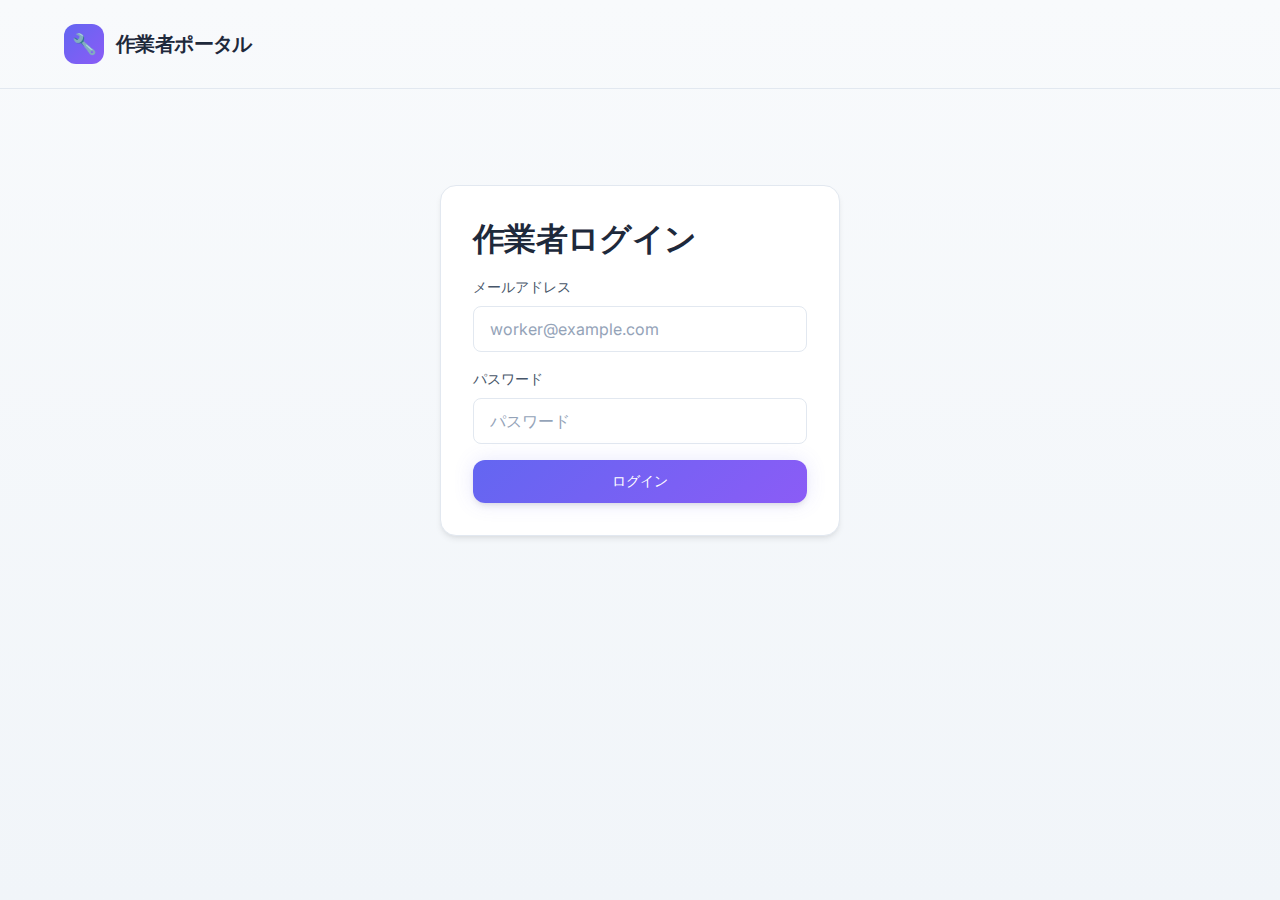
<file: worker.html>
<!DOCTYPE html>
<html lang="ja">

<head>
    <meta charset="UTF-8">
    <meta name="viewport" content="width=device-width, initial-scale=1.0">
    <title>SOUZOUD Inc. - 作業者ポータル</title>
    <link rel="preconnect" href="https://fonts.googleapis.com">
    <link rel="preconnect" href="https://fonts.gstatic.com" crossorigin>
    <link href="https://fonts.googleapis.com/css2?family=Inter:wght@400;500;600;700&display=swap" rel="stylesheet">
    <link rel="stylesheet" href="css/index.css">
    <style>
        .worker-container {
            max-width: 1200px;
            margin: 0 auto;
            padding: var(--space-6);
        }

        /* ダッシュボードヘッダー */
        .dashboard-header {
            display: flex;
            justify-content: space-between;
            align-items: center;
            margin-bottom: var(--space-6);
            flex-wrap: wrap;
            gap: var(--space-4);
        }

        .dashboard-header__welcome {
            display: flex;
            align-items: center;
            gap: var(--space-4);
        }

        .dashboard-header__avatar {
            width: 56px;
            height: 56px;
            border-radius: 50%;
            background: var(--gradient-primary);
            display: flex;
            align-items: center;
            justify-content: center;
            font-size: 24px;
            font-weight: 700;
            color: white;
        }

        .dashboard-header__greeting {
            font-size: var(--font-size-2xl);
            font-weight: 700;
        }

        .dashboard-header__date {
            color: var(--color-text-muted);
            font-size: var(--font-size-sm);
        }

        /* タスクカード改善 */
        .task-card {
            background: var(--color-bg-card);
            border-radius: var(--radius-xl);
            padding: var(--space-5);
            margin-bottom: var(--space-4);
            border: 1px solid var(--color-border);
            box-shadow: var(--shadow-sm);
            transition: all 0.2s ease;
        }

        .task-card:hover {
            transform: translateY(-2px);
            box-shadow: var(--shadow-md);
            border-color: var(--color-primary);
        }

        .task-card--overdue {
            border-left: 4px solid #ef4444;
        }

        .task-card--submitted {
            border-left: 4px solid #f59e0b;
        }

        .task-card--approved {
            border-left: 4px solid #10b981;
            opacity: 0.8;
        }

        .task-card--urgent {
            animation: pulse-urgent 2s infinite;
        }

        @keyframes pulse-urgent {
            0%, 100% { box-shadow: 0 0 0 0 rgba(239, 68, 68, 0.4); }
            50% { box-shadow: 0 0 0 8px rgba(239, 68, 68, 0); }
        }

        .task-header {
            display: flex;
            justify-content: space-between;
            align-items: flex-start;
            margin-bottom: var(--space-3);
            gap: var(--space-3);
        }

        .task-title {
            font-size: var(--font-size-lg);
            font-weight: 600;
            color: var(--color-text);
        }

        .task-project {
            font-size: var(--font-size-sm);
            color: var(--color-text-muted);
            margin-top: var(--space-1);
        }

        .task-due {
            font-size: var(--font-size-sm);
            font-weight: 500;
            padding: var(--space-1) var(--space-3);
            border-radius: var(--radius-full);
            background: #f3f4f6;
            white-space: nowrap;
        }

        .task-due--overdue {
            background: #fee2e2;
            color: #dc2626;
        }

        .task-due--soon {
            background: #fef3c7;
            color: #d97706;
        }

        .task-due--ok {
            background: #d1fae5;
            color: #059669;
        }

        .task-notes {
            background: linear-gradient(135deg, #f8fafc 0%, #f1f5f9 100%);
            border-left: 3px solid var(--color-primary);
            padding: var(--space-3) var(--space-4);
            border-radius: var(--radius-md);
            margin: var(--space-3) 0;
            font-size: var(--font-size-sm);
            color: var(--color-text-secondary);
        }

        .task-status {
            display: flex;
            align-items: center;
            gap: var(--space-2);
            font-size: var(--font-size-sm);
            margin-bottom: var(--space-3);
        }

        .status-badge {
            padding: var(--space-1) var(--space-3);
            border-radius: var(--radius-full);
            font-weight: 600;
            font-size: var(--font-size-xs);
        }

        .status-badge--pending {
            background: #e0e7ff;
            color: #4f46e5;
        }

        .status-badge--in_progress {
            background: #dbeafe;
            color: #2563eb;
        }

        .status-badge--submitted {
            background: #fef3c7;
            color: #d97706;
        }

        .status-badge--approved {
            background: #d1fae5;
            color: #059669;
        }

        /* 提出セクション */
        .submit-section {
            border-top: 1px solid var(--color-border);
            padding-top: var(--space-4);
            margin-top: var(--space-4);
        }

        .submit-buttons {
            display: flex;
            gap: var(--space-2);
            flex-wrap: wrap;
        }

        /* 提出履歴 */
        .submission-history {
            margin-top: var(--space-4);
        }

        .submission-history__title {
            font-size: var(--font-size-sm);
            color: var(--color-text-muted);
            margin-bottom: var(--space-2);
        }

        .submission-item {
            display: flex;
            justify-content: space-between;
            align-items: center;
            padding: var(--space-2) var(--space-3);
            background: #f8fafc;
            border-radius: var(--radius-md);
            margin-bottom: var(--space-2);
            font-size: var(--font-size-sm);
        }

        .submission-item--approved {
            background: #d1fae5;
        }

        .submission-item--rejected {
            background: #fee2e2;
        }

        /* 工程プログレス */
        .project-progress {
            margin-top: var(--space-4);
            padding-top: var(--space-4);
            border-top: 1px dashed var(--color-border);
        }

        .project-progress__header {
            display: flex;
            justify-content: space-between;
            align-items: center;
            margin-bottom: var(--space-3);
            cursor: pointer;
        }

        .project-progress__title {
            font-size: var(--font-size-sm);
            font-weight: 500;
            color: var(--color-text-muted);
            display: flex;
            align-items: center;
            gap: var(--space-2);
        }

        .project-progress__bar {
            height: 6px;
            background: var(--color-bg-secondary);
            border-radius: var(--radius-full);
            overflow: hidden;
            margin-bottom: var(--space-3);
        }

        .project-progress__fill {
            height: 100%;
            background: var(--gradient-primary);
            border-radius: var(--radius-full);
            transition: width 0.5s ease;
        }

        .project-steps {
            display: none;
        }

        .project-steps.show {
            display: flex;
            flex-direction: column;
            gap: var(--space-2);
        }

        .project-step {
            display: flex;
            align-items: center;
            gap: var(--space-3);
            padding: var(--space-2) var(--space-3);
            background: #f8fafc;
            border-radius: var(--radius-sm);
            font-size: var(--font-size-sm);
        }

        .project-step--current {
            background: #e0e7ff;
            font-weight: 500;
        }

        .project-step--completed {
            background: #d1fae5;
        }

        .project-step--assigned {
            background: #fef3c7;
            border: 2px solid #f59e0b;
        }

        .project-step__number {
            width: 24px;
            height: 24px;
            display: flex;
            align-items: center;
            justify-content: center;
            border-radius: 50%;
            font-size: var(--font-size-xs);
            font-weight: 600;
            background: var(--color-bg-secondary);
        }

        .project-step--completed .project-step__number {
            background: #10b981;
            color: white;
        }

        .project-step--current .project-step__number {
            background: var(--color-primary);
            color: white;
        }

        .project-step__name {
            flex: 1;
        }

        /* 空状態 */
        .empty-state {
            text-align: center;
            padding: var(--space-10);
            color: var(--color-text-muted);
        }

        .empty-state__icon {
            font-size: 64px;
            margin-bottom: var(--space-4);
        }

        .empty-state__title {
            font-size: var(--font-size-xl);
            font-weight: 600;
            margin-bottom: var(--space-2);
        }

        /* セクション */
        .section {
            margin-bottom: var(--space-8);
        }

        .section__header {
            display: flex;
            align-items: center;
            justify-content: space-between;
            margin-bottom: var(--space-4);
        }

        .section__title {
            display: flex;
            align-items: center;
            gap: var(--space-2);
            font-size: var(--font-size-lg);
            font-weight: 600;
        }

        .section__badge {
            background: #ef4444;
            color: white;
            padding: 2px 10px;
            border-radius: var(--radius-full);
            font-size: var(--font-size-sm);
            font-weight: 600;
        }

        .section__badge--success {
            background: #10b981;
        }

        .section__badge--warning {
            background: #f59e0b;
        }

        /* ログインセクション */
        .login-section {
            display: none;
        }

        .login-section.show {
            display: block;
        }

        .tasks-section {
            display: none;
        }

        .tasks-section.show {
            display: block;
        }

        /* レスポンシブ */
        @media (max-width: 768px) {
            .worker-container {
                padding: var(--space-4);
            }

            .dashboard-header {
                flex-direction: column;
                align-items: flex-start;
            }

            .task-header {
                flex-direction: column;
            }

            .task-due {
                margin-top: var(--space-2);
            }
        }
    </style>
</head>

<body>
    <header class="header">
        <div class="container">
            <div class="header__inner">
                <a href="worker.html" class="header__logo">
                    <div class="header__logo-icon">🔧</div>
                    <span class="header__logo-text">作業者ポータル</span>
                </a>
                <nav class="header__nav" id="user-nav" style="display: none;">
                    <span id="worker-name" class="badge badge--secondary"></span>
                    <button id="logout-btn" class="btn btn--ghost btn--sm">ログアウト</button>
                </nav>
            </div>
        </div>
    </header>

    <main class="worker-container">
        <!-- Login Section -->
        <section id="login-section" class="login-section show">
            <div class="card" style="max-width: 400px; margin: var(--space-10) auto;">
                <h2 style="margin-bottom: var(--space-4);">作業者ログイン</h2>
                <div id="login-error" class="login-error" style="display: none;"></div>
                <form id="login-form">
                    <div class="input-group" style="margin-bottom: var(--space-4);">
                        <label for="email">メールアドレス</label>
                        <input type="email" id="email" class="input" placeholder="worker@example.com" required>
                    </div>
                    <div class="input-group" style="margin-bottom: var(--space-4);">
                        <label for="password">パスワード</label>
                        <input type="password" id="password" class="input" placeholder="パスワード" required>
                    </div>
                    <button type="submit" class="btn btn--primary" style="width: 100%;">ログイン</button>
                </form>
            </div>
        </section>

        <!-- Tasks Section -->
        <section id="tasks-section" class="tasks-section">
            <!-- Dashboard Header -->
            <div class="dashboard-header">
                <div class="dashboard-header__welcome">
                    <div class="dashboard-header__avatar" id="worker-avatar">YS</div>
                    <div>
                        <div class="dashboard-header__greeting" id="greeting">おはようございます</div>
                        <div class="dashboard-header__date" id="today-date"></div>
                    </div>
                </div>
                <div id="view-toggle"></div>
            </div>

            <!-- Status Grid -->
            <div id="status-grid"></div>

            <!-- Quick Actions -->
            <div id="quick-actions"></div>

            <!-- Task List / Kanban View -->
            <div id="task-view">
                <div id="task-list">
                    <!-- Tasks will be rendered here -->
                </div>
            </div>
        </section>
    </main>

    <!-- Submit Modal -->
    <div class="modal-overlay" id="submit-modal">
        <div class="modal" style="max-width: 500px;">
            <div class="modal__header">
                <h2 class="modal__title">📤 成果物を提出</h2>
                <button class="modal__close" id="submit-modal-close">&times;</button>
            </div>
            <div class="modal__body">
                <input type="hidden" id="submit-assignment-id">
                <div id="submit-task-info" style="background: #f8fafc; padding: var(--space-3); border-radius: var(--radius-md); margin-bottom: var(--space-4);">
                    <!-- Task info will be shown here -->
                </div>
                <div class="input-group" style="margin-bottom: var(--space-4);">
                    <label for="submit-url">成果物URL <span style="color: var(--color-text-muted);">(Google Drive等)</span></label>
                    <input type="url" id="submit-url" class="input" placeholder="https://drive.google.com/...">
                </div>
                <div class="input-group">
                    <label for="submit-comment">コメント <span style="color: var(--color-text-muted);">(任意)</span></label>
                    <textarea id="submit-comment" class="input" rows="3" placeholder="備考や確認してほしい点があれば入力"></textarea>
                </div>
            </div>
            <div class="modal__footer">
                <button class="btn btn--secondary" id="submit-modal-cancel">キャンセル</button>
                <button class="btn btn--primary" id="submit-modal-save">📤 提出する</button>
            </div>
        </div>
    </div>

    <!-- Task Detail Modal -->
    <div class="modal-overlay" id="task-detail-modal">
        <div class="modal" style="max-width: 600px;">
            <div class="modal__header">
                <h2 class="modal__title" id="detail-task-name">タスク詳細</h2>
                <button class="modal__close" onclick="closeTaskDetailModal()">&times;</button>
            </div>
            <div class="modal__body" id="task-detail-content">
                <!-- Task details will be rendered here -->
            </div>
        </div>
    </div>

    <script src="js/security.js"></script>
    <script src="js/data.js"></script>
    <script src="js/workflow-ui.js"></script>
    <script>
        document.addEventListener('DOMContentLoaded', () => {
            const loginSection = document.getElementById('login-section');
            const tasksSection = document.getElementById('tasks-section');
            const userNav = document.getElementById('user-nav');
            const workerNameEl = document.getElementById('worker-name');
            const taskList = document.getElementById('task-list');
            const submitModal = document.getElementById('submit-modal');

            let currentWorker = null;
            let allAssignments = [];
            let currentView = 'list';

            // セキュリティ: HTMLエスケープ
            const escapeHtml = (str) => {
                if (typeof SecurityUtils !== 'undefined') {
                    return SecurityUtils.escapeHtml(str);
                }
                if (str === null || str === undefined) return '';
                return String(str)
                    .replace(/&/g, '&amp;')
                    .replace(/</g, '&lt;')
                    .replace(/>/g, '&gt;')
                    .replace(/"/g, '&quot;')
                    .replace(/'/g, '&#x27;');
            };

            // Check existing session
            const session = localStorage.getItem('worker_session');
            if (session) {
                try {
                    const sessionData = JSON.parse(session);
                    if (sessionData.email && sessionData.expiry > Date.now()) {
                        currentWorker = sessionData;
                        showTasksSection();
                    } else {
                        localStorage.removeItem('worker_session');
                    }
                } catch (e) {
                    localStorage.removeItem('worker_session');
                }
            }

            // Login form
            document.getElementById('login-form').addEventListener('submit', async (e) => {
                e.preventDefault();

                // レート制限チェック
                if (typeof SecurityUtils !== 'undefined' && !SecurityUtils.checkRateLimit('worker_login', 5, 60000)) {
                    showError('ログイン試行回数が多すぎます。1分後に再度お試しください。');
                    return;
                }

                const email = document.getElementById('email').value.trim();
                const password = document.getElementById('password').value;

                try {
                    const passwordHash = await hashPassword(password);
                    const workers = await SupabaseClient.select('workers', `email=eq.${encodeURIComponent(email)}&is_active=eq.true`);

                    if (workers.length === 0) {
                        showError('メールアドレスまたはパスワードが正しくありません');
                        return;
                    }

                    const worker = workers[0];
                    if (worker.password_hash === passwordHash) {
                        currentWorker = {
                            id: worker.id,
                            email: worker.email,
                            name: worker.name,
                            expiry: Date.now() + (24 * 60 * 60 * 1000)
                        };
                        localStorage.setItem('worker_session', JSON.stringify(currentWorker));
                        showTasksSection();
                    } else {
                        showError('メールアドレスまたはパスワードが正しくありません');
                    }
                } catch (error) {
                    console.error('Login error:', error);
                    showError('ログインに失敗しました');
                }
            });

            // Logout
            document.getElementById('logout-btn').addEventListener('click', () => {
                localStorage.removeItem('worker_session');
                currentWorker = null;
                loginSection.classList.add('show');
                tasksSection.classList.remove('show');
                userNav.style.display = 'none';
            });

            // Show tasks section
            async function showTasksSection() {
                loginSection.classList.remove('show');
                tasksSection.classList.add('show');
                userNav.style.display = 'flex';
                workerNameEl.textContent = currentWorker.name;

                // Set greeting and date
                const hour = new Date().getHours();
                let greeting = 'こんにちは';
                if (hour < 12) greeting = 'おはようございます';
                else if (hour >= 18) greeting = 'お疲れ様です';
                document.getElementById('greeting').textContent = `${greeting}、${escapeHtml(currentWorker.name)}さん`;
                document.getElementById('today-date').textContent = new Date().toLocaleDateString('ja-JP', {
                    year: 'numeric', month: 'long', day: 'numeric', weekday: 'long'
                });

                // Set avatar initials
                const initials = currentWorker.name.substring(0, 2).toUpperCase();
                document.getElementById('worker-avatar').textContent = initials;

                // Initialize view toggle
                WorkflowUI.renderViewToggle('view-toggle', currentView);
                WorkflowUI.setOnViewChange((view) => {
                    currentView = view;
                    renderTasks();
                });

                await renderTasks();
            }

            // Render tasks
            async function renderTasks() {
                allAssignments = await DataManager.getAssignmentsForWorker(currentWorker.id);

                // Fetch project steps and submissions for each assignment
                for (const assignment of allAssignments) {
                    assignment._submissions = await DataManager.getSubmissionsForAssignment(assignment.id);
                    if (assignment.projectId) {
                        const project = await DataManager.getProject(assignment.projectId);
                        assignment._projectSteps = project?.steps || [];
                        assignment._projectProgress = DataManager.getProgressPercentage(project);
                    }
                }

                // Calculate stats
                const now = new Date();
                const stats = {
                    pending: 0,
                    inProgress: 0,
                    submitted: 0,
                    overdue: 0,
                    today: 0
                };

                allAssignments.forEach(a => {
                    if (a.status === 'pending') stats.pending++;
                    if (a.status === 'in_progress') stats.inProgress++;
                    if (a.status === 'submitted') stats.submitted++;

                    const dueDate = a.dueDate ? new Date(a.dueDate) : null;
                    if (dueDate && dueDate < now && a.status !== 'approved') {
                        stats.overdue++;
                    }
                    if (dueDate && dueDate.toDateString() === now.toDateString()) {
                        stats.today++;
                    }
                });

                // Render status grid
                WorkflowUI.renderStatusGrid('status-grid', stats);

                // Render quick actions
                WorkflowUI.renderQuickActions('quick-actions', stats);
                WorkflowUI.setOnFilterChange(filterTasks);

                // Render based on view
                if (currentView === 'kanban') {
                    renderKanbanView();
                } else {
                    renderListView();
                }
            }

            function renderKanbanView() {
                WorkflowUI.renderKanbanBoard('task-list', allAssignments, {});
                WorkflowUI.setOnStatusChange(async (taskId, newStatus) => {
                    try {
                        await DataManager.updateAssignmentStatus(taskId, newStatus);
                        WorkflowUI.showToast('ステータス更新', 'タスクのステータスを更新しました', '✓');
                        await renderTasks();
                    } catch (e) {
                        WorkflowUI.showToast('エラー', '更新に失敗しました', '❌');
                    }
                });
                WorkflowUI.setOnTaskClick(openTaskDetail);
            }

            function renderListView() {
                if (allAssignments.length === 0) {
                    taskList.innerHTML = `
                        <div class="empty-state">
                            <div class="empty-state__icon">📭</div>
                            <div class="empty-state__title">タスクがありません</div>
                            <p>現在担当しているタスクはありません</p>
                        </div>
                    `;
                    return;
                }

                const now = new Date();

                // Split into sections
                const pendingTasks = allAssignments.filter(a => a.status === 'pending' || a.status === 'in_progress');
                const submittedTasks = allAssignments.filter(a => a.status === 'submitted');
                const completedTasks = allAssignments.filter(a => a.status === 'approved');

                let html = '';

                // Pending Section
                if (pendingTasks.length > 0) {
                    html += `
                        <div class="section">
                            <div class="section__header">
                                <h2 class="section__title">
                                    📋 未提出タスク
                                    <span class="section__badge">${pendingTasks.length}件</span>
                                </h2>
                            </div>
                            ${pendingTasks.map(a => renderTaskCard(a, now, true)).join('')}
                        </div>
                    `;
                }

                // Submitted Section
                if (submittedTasks.length > 0) {
                    html += `
                        <div class="section">
                            <div class="section__header">
                                <h2 class="section__title">
                                    👀 レビュー待ち
                                    <span class="section__badge section__badge--warning">${submittedTasks.length}件</span>
                                </h2>
                            </div>
                            ${submittedTasks.map(a => renderTaskCard(a, now, false)).join('')}
                        </div>
                    `;
                }

                // Completed Section
                if (completedTasks.length > 0) {
                    html += `
                        <div class="section">
                            <div class="section__header">
                                <h2 class="section__title">
                                    ✅ 完了
                                    <span class="section__badge section__badge--success">${completedTasks.length}件</span>
                                </h2>
                            </div>
                            ${completedTasks.map(a => renderTaskCard(a, now, false)).join('')}
                        </div>
                    `;
                }

                if (html === '') {
                    html = `
                        <div class="card" style="text-align: center; padding: var(--space-6); color: var(--color-text-muted);">
                            🎉 すべてのタスクが完了しました！
                        </div>
                    `;
                }

                taskList.innerHTML = html;
            }

            function renderTaskCard(assignment, now, showSubmitButton) {
                const submissions = assignment._submissions || [];
                const dueDate = assignment.dueDate ? new Date(assignment.dueDate) : null;
                const isOverdue = dueDate && dueDate < now && assignment.status !== 'approved';
                const isSoon = dueDate && !isOverdue && (dueDate - now) < (2 * 24 * 60 * 60 * 1000);
                const isOk = dueDate && !isOverdue && !isSoon;

                const statusLabels = {
                    pending: '未着手',
                    in_progress: '作業中',
                    submitted: '確認待ち',
                    approved: '完了'
                };

                let cardClass = 'task-card';
                if (assignment.status === 'approved') cardClass += ' task-card--approved';
                else if (assignment.status === 'submitted') cardClass += ' task-card--submitted';
                else if (isOverdue) cardClass += ' task-card--overdue task-card--urgent';

                let dueClass = '';
                let dueIcon = '📅';
                if (isOverdue) { dueClass = 'task-due--overdue'; dueIcon = '⚠️'; }
                else if (isSoon) { dueClass = 'task-due--soon'; dueIcon = '⏰'; }
                else if (isOk) { dueClass = 'task-due--ok'; dueIcon = '✓'; }

                const progress = assignment._projectProgress || 0;

                return `
                    <div class="${cardClass}" data-assignment-id="${assignment.id}">
                        <div class="task-header">
                            <div>
                                <div class="task-title">${escapeHtml(assignment.stepName)}</div>
                                <div class="task-project">🏢 ${escapeHtml(assignment.clientName)} / 📁 ${escapeHtml(assignment.projectName)}</div>
                            </div>
                            ${dueDate ? `
                                <div class="task-due ${dueClass}">
                                    ${dueIcon} ${formatDate(dueDate)}${isOverdue ? ' (遅延)' : ''}
                                </div>
                            ` : ''}
                        </div>

                        <div class="task-status">
                            <span class="status-badge status-badge--${assignment.status}">${statusLabels[assignment.status]}</span>
                            ${submissions.length > 0 ? `<span style="color: var(--color-text-muted);">・提出 ${submissions.length}回</span>` : ''}
                        </div>

                        ${assignment.notes ? `<div class="task-notes">📝 ${escapeHtml(assignment.notes)}</div>` : ''}

                        ${renderSubmissions(submissions)}

                        <!-- Project Progress -->
                        <div class="project-progress">
                            <div class="project-progress__header" onclick="toggleWorkflow('workflow-${assignment.id}')">
                                <div class="project-progress__title">
                                    📊 プロジェクト進捗 ${progress}%
                                    <span style="color: var(--color-text-muted);">▼</span>
                                </div>
                            </div>
                            <div class="project-progress__bar">
                                <div class="project-progress__fill" style="width: ${progress}%;"></div>
                            </div>
                            <div id="workflow-${assignment.id}" class="project-steps">
                                ${assignment._projectSteps ? assignment._projectSteps.map((step, idx) => `
                                    <div class="project-step ${step.status === 'completed' ? 'project-step--completed' : ''} ${step.name === assignment.stepName ? 'project-step--assigned' : ''}">
                                        <span class="project-step__number">${step.status === 'completed' ? '✓' : idx + 1}</span>
                                        <span class="project-step__name">${escapeHtml(step.name)}</span>
                                        <span style="font-size: 12px;">${step.status === 'completed' ? '✅' : step.name === assignment.stepName ? '👈 担当' : '⚪'}</span>
                                    </div>
                                `).join('') : '<div style="color: var(--color-text-muted);">工程データなし</div>'}
                            </div>
                        </div>

                        ${showSubmitButton ? `
                            <div class="submit-section">
                                <div class="submit-buttons">
                                    ${assignment.status === 'pending' ? `
                                        <button class="btn btn--secondary btn--sm" onclick="startWorking('${assignment.id}')">
                                            🚀 作業開始
                                        </button>
                                    ` : ''}
                                    <button class="btn btn--primary" onclick="openSubmitModal('${assignment.id}', '${escapeHtml(assignment.stepName)}', '${escapeHtml(assignment.projectName)}')">
                                        📤 提出する
                                    </button>
                                </div>
                            </div>
                        ` : ''}
                    </div>
                `;
            }

            function renderSubmissions(submissions) {
                if (submissions.length === 0) return '';

                const stageLabels = { draft: '初稿', revision: '修正稿', final: '最終稿', submission: '提出' };
                const statusLabels = { submitted: '確認中', approved: '承認', rejected: '差戻し' };

                let html = '<div class="submission-history"><div class="submission-history__title">📋 提出履歴</div>';
                for (const s of submissions) {
                    let itemClass = 'submission-item';
                    if (s.status === 'approved') itemClass += ' submission-item--approved';
                    if (s.status === 'rejected') itemClass += ' submission-item--rejected';

                    html += `
                        <div class="${itemClass}">
                            <span>${stageLabels[s.stage] || '提出'} - ${formatDateTime(s.submittedAt)}</span>
                            <span>${statusLabels[s.status]}${s.status === 'rejected' && s.comment ? ': ' + escapeHtml(s.comment) : ''}</span>
                        </div>
                    `;
                }
                html += '</div>';
                return html;
            }

            // Filter tasks
            function filterTasks(filterType) {
                const now = new Date();
                let filtered = allAssignments;

                switch (filterType) {
                    case 'pending':
                        filtered = allAssignments.filter(a => a.status === 'pending');
                        break;
                    case 'in_progress':
                        filtered = allAssignments.filter(a => a.status === 'in_progress');
                        break;
                    case 'submitted':
                        filtered = allAssignments.filter(a => a.status === 'submitted');
                        break;
                    case 'overdue':
                        filtered = allAssignments.filter(a => {
                            const dueDate = a.dueDate ? new Date(a.dueDate) : null;
                            return dueDate && dueDate < now && a.status !== 'approved';
                        });
                        break;
                    case 'today':
                        filtered = allAssignments.filter(a => {
                            const dueDate = a.dueDate ? new Date(a.dueDate) : null;
                            return dueDate && dueDate.toDateString() === now.toDateString();
                        });
                        break;
                }

                if (currentView === 'kanban') {
                    WorkflowUI.renderKanbanBoard('task-list', filtered, {});
                } else {
                    // For list view, just highlight/scroll
                    document.querySelectorAll('.task-card').forEach(card => {
                        const id = card.dataset.assignmentId;
                        const task = filtered.find(t => t.id === id);
                        card.style.opacity = task ? '1' : '0.3';
                    });
                }
            }

            // Toggle workflow display
            window.toggleWorkflow = function(id) {
                const el = document.getElementById(id);
                if (el) {
                    el.classList.toggle('show');
                }
            };

            // Start working
            window.startWorking = async function(assignmentId) {
                try {
                    await DataManager.updateAssignmentStatus(assignmentId, 'in_progress');
                    WorkflowUI.showToast('作業開始', 'タスクを作業中に変更しました', '🚀');
                    await renderTasks();
                } catch (e) {
                    WorkflowUI.showToast('エラー', '更新に失敗しました', '❌');
                }
            };

            // Open submit modal
            window.openSubmitModal = function(assignmentId, stepName, projectName) {
                document.getElementById('submit-assignment-id').value = assignmentId;
                document.getElementById('submit-url').value = '';
                document.getElementById('submit-comment').value = '';
                document.getElementById('submit-task-info').innerHTML = `
                    <div style="font-weight: 500;">${escapeHtml(stepName)}</div>
                    <div style="font-size: var(--font-size-sm); color: var(--color-text-muted);">${escapeHtml(projectName)}</div>
                `;
                submitModal.classList.add('active');
            };

            // Open task detail
            function openTaskDetail(taskId) {
                const task = allAssignments.find(a => a.id === taskId);
                if (!task) return;

                const modal = document.getElementById('task-detail-modal');
                document.getElementById('detail-task-name').textContent = task.stepName;

                const statusLabels = {
                    pending: '未着手',
                    in_progress: '作業中',
                    submitted: '確認待ち',
                    approved: '完了'
                };

                const content = document.getElementById('task-detail-content');
                content.innerHTML = `
                    <div style="margin-bottom: var(--space-4);">
                        <span class="status-badge status-badge--${task.status}">${statusLabels[task.status]}</span>
                    </div>
                    <div style="margin-bottom: var(--space-4);">
                        <div style="color: var(--color-text-muted); font-size: var(--font-size-sm);">プロジェクト</div>
                        <div>${escapeHtml(task.clientName)} / ${escapeHtml(task.projectName)}</div>
                    </div>
                    ${task.dueDate ? `
                        <div style="margin-bottom: var(--space-4);">
                            <div style="color: var(--color-text-muted); font-size: var(--font-size-sm);">期日</div>
                            <div>📅 ${formatDate(new Date(task.dueDate))}</div>
                        </div>
                    ` : ''}
                    ${task.notes ? `
                        <div style="margin-bottom: var(--space-4);">
                            <div style="color: var(--color-text-muted); font-size: var(--font-size-sm);">注意事項</div>
                            <div class="task-notes">${escapeHtml(task.notes)}</div>
                        </div>
                    ` : ''}
                    <div style="margin-top: var(--space-6); padding-top: var(--space-4); border-top: 1px solid var(--color-border);">
                        ${task.status !== 'approved' ? `
                            <button class="btn btn--primary" onclick="openSubmitModal('${task.id}', '${escapeHtml(task.stepName)}', '${escapeHtml(task.projectName)}'); closeTaskDetailModal();">
                                📤 提出する
                            </button>
                        ` : '<div style="color: var(--color-text-muted);">このタスクは完了しています</div>'}
                    </div>
                `;

                modal.classList.add('active');
            }

            window.closeTaskDetailModal = function() {
                document.getElementById('task-detail-modal').classList.remove('active');
            };

            // Close submit modal
            document.getElementById('submit-modal-close').addEventListener('click', () => submitModal.classList.remove('active'));
            document.getElementById('submit-modal-cancel').addEventListener('click', () => submitModal.classList.remove('active'));
            submitModal.addEventListener('click', (e) => { if (e.target === submitModal) submitModal.classList.remove('active'); });
            document.getElementById('task-detail-modal').addEventListener('click', (e) => { if (e.target.id === 'task-detail-modal') closeTaskDetailModal(); });

            // Submit
            document.getElementById('submit-modal-save').addEventListener('click', async () => {
                const assignmentId = document.getElementById('submit-assignment-id').value;
                const url = document.getElementById('submit-url').value;
                const comment = document.getElementById('submit-comment').value;

                try {
                    await DataManager.createSubmission({
                        assignmentId,
                        stage: 'submission',
                        url,
                        comment
                    });
                    submitModal.classList.remove('active');
                    WorkflowUI.showToast('提出完了', '成果物を提出しました。確認をお待ちください。', '✓');
                    await renderTasks();
                } catch (e) {
                    WorkflowUI.showToast('エラー', '提出に失敗しました', '❌');
                }
            });

            // Helpers
            function showError(msg) {
                const errorEl = document.getElementById('login-error');
                errorEl.textContent = msg;
                errorEl.style.display = 'block';
            }

            function formatDate(date) {
                return date.toLocaleDateString('ja-JP', { month: 'short', day: 'numeric' });
            }

            function formatDateTime(dateStr) {
                const d = new Date(dateStr);
                return d.toLocaleDateString('ja-JP') + ' ' + d.toLocaleTimeString('ja-JP', { hour: '2-digit', minute: '2-digit' });
            }

            async function hashPassword(password) {
                const encoder = new TextEncoder();
                const data = encoder.encode(password);
                const hashBuffer = await crypto.subtle.digest('SHA-256', data);
                const hashArray = Array.from(new Uint8Array(hashBuffer));
                return hashArray.map(b => b.toString(16).padStart(2, '0')).join('');
            }
        });
    </script>
</body>

</html>
</file>
<file: css/index.css>
/* =============================================
   Progress Tracker - Design System (Light Theme)
   ============================================= */

/* CSS Variables - Design Tokens */
:root {
  /* Colors - Primary Palette */
  --color-primary: #6366f1;
  --color-primary-light: #818cf8;
  --color-primary-dark: #4f46e5;

  /* Colors - Status */
  --color-success: #10b981;
  --color-success-light: #34d399;
  --color-warning: #f59e0b;
  --color-warning-light: #fbbf24;
  --color-pending: #94a3b8;
  --color-pending-light: #64748b;

  /* Colors - Neutrals (Light Theme) */
  --color-bg: #f8fafc;
  --color-bg-secondary: #ffffff;
  --color-bg-card: #ffffff;
  --color-text: #1e293b;
  --color-text-secondary: #475569;
  --color-text-muted: #94a3b8;
  --color-border: #e2e8f0;

  /* Gradients */
  --gradient-primary: linear-gradient(135deg, #6366f1 0%, #8b5cf6 100%);
  --gradient-success: linear-gradient(135deg, #10b981 0%, #34d399 100%);
  --gradient-bg: linear-gradient(180deg, #f8fafc 0%, #f1f5f9 100%);

  /* Typography */
  --font-family: 'Inter', -apple-system, BlinkMacSystemFont, 'Segoe UI', sans-serif;
  --font-size-xs: 0.75rem;
  --font-size-sm: 0.875rem;
  --font-size-base: 1rem;
  --font-size-lg: 1.125rem;
  --font-size-xl: 1.25rem;
  --font-size-2xl: 1.5rem;
  --font-size-3xl: 2rem;
  --font-size-4xl: 2.5rem;

  /* Spacing */
  --space-1: 0.25rem;
  --space-2: 0.5rem;
  --space-3: 0.75rem;
  --space-4: 1rem;
  --space-5: 1.25rem;
  --space-6: 1.5rem;
  --space-8: 2rem;
  --space-10: 2.5rem;
  --space-12: 3rem;
  --space-16: 4rem;

  /* Border Radius */
  --radius-sm: 0.375rem;
  --radius-md: 0.5rem;
  --radius-lg: 0.75rem;
  --radius-xl: 1rem;
  --radius-2xl: 1.5rem;
  --radius-full: 9999px;

  /* Shadows (Light Theme) */
  --shadow-sm: 0 1px 2px rgba(0, 0, 0, 0.05);
  --shadow-md: 0 4px 6px -1px rgba(0, 0, 0, 0.08), 0 2px 4px -2px rgba(0, 0, 0, 0.05);
  --shadow-lg: 0 10px 15px -3px rgba(0, 0, 0, 0.08), 0 4px 6px -4px rgba(0, 0, 0, 0.05);
  --shadow-xl: 0 20px 25px -5px rgba(0, 0, 0, 0.08), 0 8px 10px -6px rgba(0, 0, 0, 0.05);
  --shadow-glow: 0 0 20px rgba(99, 102, 241, 0.15);

  /* Transitions */
  --transition-fast: 150ms ease;
  --transition-base: 250ms ease;
  --transition-slow: 350ms ease;
}

/* Reset & Base */
*,
*::before,
*::after {
  box-sizing: border-box;
  margin: 0;
  padding: 0;
}

html {
  font-size: 16px;
  scroll-behavior: smooth;
}

body {
  font-family: var(--font-family);
  background: var(--gradient-bg);
  color: var(--color-text);
  line-height: 1.6;
  min-height: 100vh;
  -webkit-font-smoothing: antialiased;
  -moz-osx-font-smoothing: grayscale;
}

/* Typography */
h1,
h2,
h3,
h4,
h5,
h6 {
  font-weight: 600;
  line-height: 1.3;
  letter-spacing: -0.02em;
}

h1 {
  font-size: var(--font-size-4xl);
}

h2 {
  font-size: var(--font-size-3xl);
}

h3 {
  font-size: var(--font-size-2xl);
}

h4 {
  font-size: var(--font-size-xl);
}

p {
  color: var(--color-text-secondary);
}

/* Container */
.container {
  width: 100%;
  max-width: 1200px;
  margin: 0 auto;
  padding: 0 var(--space-6);
}

.container--narrow {
  max-width: 800px;
}

/* Card */
.card {
  background: var(--color-bg-card);
  border: 1px solid var(--color-border);
  border-radius: var(--radius-xl);
  padding: var(--space-8);
  box-shadow: var(--shadow-md);
  transition: transform var(--transition-base), box-shadow var(--transition-base);
}

.card:hover {
  transform: translateY(-2px);
  box-shadow: var(--shadow-lg);
}

/* Buttons */
.btn {
  display: inline-flex;
  align-items: center;
  justify-content: center;
  gap: var(--space-2);
  padding: var(--space-3) var(--space-6);
  font-family: var(--font-family);
  font-size: var(--font-size-sm);
  font-weight: 500;
  border: none;
  border-radius: var(--radius-lg);
  cursor: pointer;
  transition: all var(--transition-fast);
  text-decoration: none;
}

.btn--primary {
  background: var(--gradient-primary);
  color: white;
  box-shadow: var(--shadow-md), var(--shadow-glow);
}

.btn--primary:hover {
  transform: translateY(-1px);
  box-shadow: var(--shadow-lg), 0 0 30px rgba(99, 102, 241, 0.4);
}

.btn--secondary {
  background: var(--color-bg-secondary);
  color: var(--color-text);
  border: 1px solid var(--color-border);
  box-shadow: var(--shadow-sm);
}

.btn--secondary:hover {
  background: #f1f5f9;
  border-color: var(--color-primary);
}

.btn--success {
  background: var(--gradient-success);
  color: white;
}

.btn--danger {
  background: linear-gradient(135deg, #ef4444 0%, #dc2626 100%);
  color: white;
}

.btn--danger:hover {
  background: linear-gradient(135deg, #dc2626 0%, #b91c1c 100%);
}

.btn--ghost {
  background: transparent;
  color: var(--color-text-secondary);
}

.btn--ghost:hover {
  color: var(--color-text);
  background: rgba(0, 0, 0, 0.05);
}

.btn--lg {
  padding: var(--space-4) var(--space-8);
  font-size: var(--font-size-base);
}

.btn--sm {
  padding: var(--space-2) var(--space-4);
  font-size: var(--font-size-xs);
}

.btn--icon {
  width: 40px;
  height: 40px;
  padding: 0;
  border-radius: var(--radius-md);
}

/* Input Fields */
.input-group {
  display: flex;
  flex-direction: column;
  gap: var(--space-2);
}

.input-group label {
  font-size: var(--font-size-sm);
  font-weight: 500;
  color: var(--color-text-secondary);
}

.input {
  width: 100%;
  padding: var(--space-3) var(--space-4);
  font-family: var(--font-family);
  font-size: var(--font-size-base);
  color: var(--color-text);
  background: var(--color-bg-secondary);
  border: 1px solid var(--color-border);
  border-radius: var(--radius-md);
  transition: border-color var(--transition-fast), box-shadow var(--transition-fast);
}

.input:focus {
  outline: none;
  border-color: var(--color-primary);
  box-shadow: 0 0 0 3px rgba(99, 102, 241, 0.2);
}

.input::placeholder {
  color: var(--color-text-muted);
}

.input--lg {
  padding: var(--space-4) var(--space-6);
  font-size: var(--font-size-lg);
}

/* Search Box */
.search-box {
  display: flex;
  gap: var(--space-3);
  align-items: stretch;
}

.search-box .input {
  flex: 1;
}

/* Badge */
.badge {
  display: inline-flex;
  align-items: center;
  gap: var(--space-1);
  padding: var(--space-1) var(--space-3);
  font-size: var(--font-size-xs);
  font-weight: 500;
  border-radius: var(--radius-full);
  text-transform: uppercase;
  letter-spacing: 0.05em;
}

.badge--success {
  background: rgba(16, 185, 129, 0.2);
  color: var(--color-success-light);
}

.badge--warning {
  background: rgba(245, 158, 11, 0.2);
  color: var(--color-warning-light);
}

.badge--pending {
  background: rgba(148, 163, 184, 0.2);
  color: var(--color-pending-light);
}

.badge--primary {
  background: rgba(99, 102, 241, 0.2);
  color: var(--color-primary-light);
}

/* =============================================
   Progress Tracker Components
   ============================================= */

/* Header */
.header {
  padding: var(--space-6) 0;
  border-bottom: 1px solid var(--color-border);
  margin-bottom: var(--space-8);
}

.header__inner {
  display: flex;
  align-items: center;
  justify-content: space-between;
}

.header__logo {
  display: flex;
  align-items: center;
  gap: var(--space-3);
  text-decoration: none;
  color: var(--color-text);
}

.header__logo-icon {
  width: 40px;
  height: 40px;
  background: var(--gradient-primary);
  border-radius: var(--radius-lg);
  display: flex;
  align-items: center;
  justify-content: center;
  font-size: 20px;
}

.header__logo-text {
  font-size: var(--font-size-xl);
  font-weight: 700;
  letter-spacing: -0.03em;
}

.header__nav {
  display: flex;
  gap: var(--space-2);
}

/* Hero Section */
.hero {
  text-align: center;
  padding: var(--space-16) 0;
}

.hero__title {
  margin-bottom: var(--space-4);
  background: linear-gradient(135deg, #1e293b 0%, #6366f1 100%);
  -webkit-background-clip: text;
  -webkit-text-fill-color: transparent;
  background-clip: text;
}

.hero__subtitle {
  font-size: var(--font-size-lg);
  max-width: 600px;
  margin: 0 auto var(--space-8);
}

/* Progress Steps */
.progress-container {
  margin: var(--space-8) 0;
}

.progress-steps {
  display: flex;
  justify-content: space-between;
  position: relative;
  margin-bottom: var(--space-8);
}

.progress-steps::before {
  content: '';
  position: absolute;
  top: 24px;
  left: 40px;
  right: 40px;
  height: 4px;
  background: var(--color-bg-secondary);
  border-radius: var(--radius-full);
  z-index: 0;
}

.progress-steps__line {
  position: absolute;
  top: 24px;
  left: 40px;
  height: 4px;
  background: var(--gradient-success);
  border-radius: var(--radius-full);
  z-index: 1;
  transition: width var(--transition-slow);
}

.step {
  display: flex;
  flex-direction: column;
  align-items: center;
  text-align: center;
  position: relative;
  z-index: 2;
  flex: 1;
  max-width: 120px;
}

.step__circle {
  width: 48px;
  height: 48px;
  border-radius: 50%;
  display: flex;
  align-items: center;
  justify-content: center;
  font-weight: 600;
  font-size: var(--font-size-lg);
  margin-bottom: var(--space-3);
  transition: all var(--transition-base);
  position: relative;
}

.step--completed .step__circle {
  background: var(--gradient-success);
  color: white;
  box-shadow: 0 0 20px rgba(16, 185, 129, 0.4);
}

.step--current .step__circle {
  background: var(--gradient-primary);
  color: white;
  box-shadow: 0 0 20px rgba(99, 102, 241, 0.4);
  animation: pulse 2s infinite;
}

.step--pending .step__circle {
  background: #f1f5f9;
  color: var(--color-text-muted);
  border: 2px solid var(--color-border);
}

.step__label {
  font-size: var(--font-size-xs);
  color: var(--color-text-muted);
  max-width: 100px;
  line-height: 1.4;
}

.step--completed .step__label,
.step--current .step__label {
  color: var(--color-text);
}

@keyframes pulse {

  0%,
  100% {
    box-shadow: 0 0 20px rgba(99, 102, 241, 0.4);
  }

  50% {
    box-shadow: 0 0 30px rgba(99, 102, 241, 0.6);
  }
}

/* Status Card */
.status-card {
  text-align: center;
  padding: var(--space-10);
}

.status-card__icon {
  width: 80px;
  height: 80px;
  margin: 0 auto var(--space-6);
  background: var(--gradient-primary);
  border-radius: 50%;
  display: flex;
  align-items: center;
  justify-content: center;
  font-size: 36px;
  box-shadow: var(--shadow-glow);
}

.status-card__title {
  font-size: var(--font-size-2xl);
  margin-bottom: var(--space-2);
}

.status-card__description {
  font-size: var(--font-size-base);
  max-width: 400px;
  margin: 0 auto;
}

/* Timeline */
.timeline {
  position: relative;
  padding-left: var(--space-8);
}

.timeline::before {
  content: '';
  position: absolute;
  left: 12px;
  top: 0;
  bottom: 0;
  width: 2px;
  background: var(--color-border);
}

.timeline__item {
  position: relative;
  padding-bottom: var(--space-6);
}

.timeline__item:last-child {
  padding-bottom: 0;
}

.timeline__dot {
  position: absolute;
  left: calc(-1 * var(--space-8) + 8px);
  top: 4px;
  width: 12px;
  height: 12px;
  border-radius: 50%;
  background: #f1f5f9;
  border: 2px solid var(--color-border);
}

.timeline__item--completed .timeline__dot {
  background: var(--color-success);
  border-color: var(--color-success);
}

.timeline__item--current .timeline__dot {
  background: var(--color-primary);
  border-color: var(--color-primary);
  box-shadow: 0 0 10px rgba(99, 102, 241, 0.5);
}

.timeline__content {
  display: flex;
  flex-direction: column;
  gap: var(--space-2);
}

.timeline__title {
  font-size: var(--font-size-base);
  font-weight: 500;
  color: var(--color-text);
  display: flex;
  align-items: center;
  gap: var(--space-2);
}

.timeline__expand {
  font-size: var(--font-size-xs);
  color: var(--color-primary);
  cursor: pointer;
  padding: var(--space-1);
  transition: transform var(--transition-fast);
}

.timeline__expand:hover {
  transform: scale(1.2);
}

.timeline__header {
  display: flex;
  justify-content: space-between;
  align-items: flex-start;
  width: 100%;
}

.timeline__item--pending .timeline__title {
  color: var(--color-text-muted);
}

.timeline__date {
  font-size: var(--font-size-sm);
  color: var(--color-text-muted);
  white-space: nowrap;
}

.timeline__description {
  margin-top: var(--space-2);
  padding: var(--space-3);
  background: #f8fafc;
  border-radius: var(--radius-md);
  font-size: var(--font-size-sm);
  color: var(--color-text-secondary);
  line-height: 1.6;
  border-left: 3px solid var(--color-primary);
}

/* Collapsible Toggle */
.timeline__details-wrapper {
  margin-top: var(--space-2);
}

.timeline__toggle {
  display: inline-flex;
  align-items: center;
  gap: var(--space-2);
  padding: var(--space-2) var(--space-3);
  background: transparent;
  border: 1px solid var(--color-border);
  border-radius: var(--radius-md);
  font-size: var(--font-size-sm);
  color: var(--color-primary);
  cursor: pointer;
  transition: all var(--transition-fast);
}

.timeline__toggle:hover {
  background: var(--color-primary);
  color: white;
  border-color: var(--color-primary);
}

.timeline__toggle-icon {
  font-size: var(--font-size-xs);
  transition: transform var(--transition-fast);
}

.timeline__toggle-text {
  font-weight: 500;
}

.timeline__details {
  margin-top: var(--space-2);
  animation: fadeIn var(--transition-fast);
}

@keyframes fadeIn {
  from {
    opacity: 0;
    transform: translateY(-10px);
  }

  to {
    opacity: 1;
    transform: translateY(0);
  }
}

.timeline__url {
  margin-top: var(--space-2);
}

.timeline__url a {
  display: inline-flex;
  align-items: center;
  gap: var(--space-2);
  padding: var(--space-2) var(--space-3);
  background: var(--color-primary);
  color: white;
  text-decoration: none;
  border-radius: var(--radius-md);
  font-size: var(--font-size-sm);
  font-weight: 500;
  transition: all var(--transition-fast);
}

.timeline__url a:hover {
  background: var(--color-primary-dark);
  transform: translateY(-1px);
}

/* Project Info */
.project-info {
  display: grid;
  grid-template-columns: repeat(auto-fit, minmax(200px, 1fr));
  gap: var(--space-6);
  margin-bottom: var(--space-8);
}

.project-info__item {
  padding: var(--space-4);
  background: #f8fafc;
  border-radius: var(--radius-lg);
  border: 1px solid var(--color-border);
}

.project-info__label {
  font-size: var(--font-size-xs);
  color: var(--color-text-muted);
  text-transform: uppercase;
  letter-spacing: 0.1em;
  margin-bottom: var(--space-1);
}

.project-info__value {
  font-size: var(--font-size-lg);
  font-weight: 600;
  color: var(--color-text);
}

/* Admin Specific Styles */
.admin-grid {
  display: grid;
  grid-template-columns: 300px 1fr;
  gap: var(--space-8);
  min-height: calc(100vh - 200px);
}

.sidebar {
  background: var(--color-bg-card);
  backdrop-filter: blur(20px);
  border: 1px solid var(--color-border);
  border-radius: var(--radius-xl);
  padding: var(--space-6);
  height: fit-content;
  position: sticky;
  top: var(--space-6);
}

.sidebar__title {
  font-size: var(--font-size-sm);
  color: var(--color-text-muted);
  text-transform: uppercase;
  letter-spacing: 0.1em;
  margin-bottom: var(--space-4);
}

.project-list {
  list-style: none;
}

.project-list__item {
  padding: var(--space-3) var(--space-4);
  margin-bottom: var(--space-2);
  border-radius: var(--radius-md);
  cursor: pointer;
  transition: all var(--transition-fast);
  border: 1px solid transparent;
}

.project-list__item:hover {
  background: #f1f5f9;
}

.project-list__item--active {
  background: rgba(99, 102, 241, 0.1);
  border-color: var(--color-primary);
}

.project-list__name {
  font-weight: 500;
  margin-bottom: var(--space-1);
}

.project-list__client {
  font-size: var(--font-size-xs);
  color: var(--color-text-muted);
}

.project-list__group {
  list-style: none;
}

.project-list__group-header {
  display: flex;
  justify-content: space-between;
  align-items: center;
  padding: var(--space-2) var(--space-3);
  margin-top: var(--space-4);
  margin-bottom: var(--space-2);
  background: rgba(99, 102, 241, 0.1);
  border-radius: var(--radius-md);
  border-left: 3px solid var(--color-primary);
}

.project-list__group-header:first-child {
  margin-top: 0;
}

.project-list__group-name {
  font-size: var(--font-size-xs);
  font-weight: 600;
  color: var(--color-text-secondary);
}

.project-list__group-toggle {
  font-size: var(--font-size-xs);
  color: var(--color-primary);
  margin-right: var(--space-1);
}

.project-list__group-id {
  font-size: var(--font-size-xs);
  color: var(--color-primary-light);
  font-family: monospace;
}

/* Main Content */
.main-content {
  flex: 1;
}

/* Step Editor */
.step-editor {
  display: grid;
  gap: var(--space-3);
}

.step-editor__item {
  display: flex;
  align-items: flex-start;
  gap: var(--space-4);
  padding: var(--space-4);
  background: #f8fafc;
  border-radius: var(--radius-lg);
  border: 1px solid var(--color-border);
  transition: all var(--transition-fast);
}

.step-editor__item:hover {
  border-color: var(--color-primary);
}

.step-editor__item--completed {
  background: rgba(16, 185, 129, 0.05);
  border-color: rgba(16, 185, 129, 0.3);
}

.step-editor__item--current {
  background: rgba(99, 102, 241, 0.05);
  border-color: rgba(99, 102, 241, 0.3);
}

.step-editor__number {
  width: 32px;
  height: 32px;
  display: flex;
  align-items: center;
  justify-content: center;
  border-radius: 50%;
  font-weight: 600;
  font-size: var(--font-size-sm);
  background: #e2e8f0;
  color: var(--color-text-muted);
  flex-shrink: 0;
  margin-top: var(--space-1);
}

.step-editor__item--completed .step-editor__number {
  background: var(--color-success);
  color: white;
}

.step-editor__item--current .step-editor__number {
  background: var(--color-primary);
  color: white;
}

.step-editor__info {
  flex: 1;
}

.step-editor__name {
  font-weight: 500;
  margin-bottom: var(--space-1);
}

.step-editor__date {
  font-size: var(--font-size-xs);
  color: var(--color-text-muted);
}

.step-editor__actions {
  display: flex;
  gap: var(--space-2);
}

/* Form Grid */
.form-grid {
  display: grid;
  grid-template-columns: repeat(2, 1fr);
  gap: var(--space-4);
}

.form-grid--full {
  grid-column: 1 / -1;
}

/* Empty State */
.empty-state {
  text-align: center;
  padding: var(--space-16);
}

.empty-state__icon {
  font-size: 64px;
  margin-bottom: var(--space-6);
  opacity: 0.3;
}

.empty-state__title {
  font-size: var(--font-size-xl);
  margin-bottom: var(--space-3);
  color: var(--color-text-secondary);
}

.empty-state__description {
  color: var(--color-text-muted);
  max-width: 400px;
  margin: 0 auto;
}

/* Modal */
.modal-overlay {
  position: fixed;
  inset: 0;
  background: rgba(0, 0, 0, 0.7);
  backdrop-filter: blur(4px);
  display: flex;
  align-items: center;
  justify-content: center;
  z-index: 1000;
  opacity: 0;
  visibility: hidden;
  transition: all var(--transition-base);
}

.modal-overlay.active {
  opacity: 1;
  visibility: visible;
}

.modal {
  background: var(--color-bg-secondary);
  border: 1px solid var(--color-border);
  border-radius: var(--radius-xl);
  padding: var(--space-8);
  max-width: 500px;
  width: 90%;
  max-height: 90vh;
  overflow-y: auto;
  transform: scale(0.9) translateY(20px);
  transition: transform var(--transition-base);
}

.modal-overlay.active .modal {
  transform: scale(1) translateY(0);
}

.modal__header {
  display: flex;
  justify-content: space-between;
  align-items: center;
  margin-bottom: var(--space-6);
}

.modal__title {
  font-size: var(--font-size-xl);
}

.modal__close {
  background: none;
  border: none;
  color: var(--color-text-muted);
  font-size: 24px;
  cursor: pointer;
  padding: var(--space-2);
  transition: color var(--transition-fast);
}

.modal__close:hover {
  color: var(--color-text);
}

.modal__body {
  display: flex;
  flex-direction: column;
  gap: var(--space-4);
}

.modal__footer {
  display: flex;
  justify-content: flex-end;
  gap: var(--space-3);
  margin-top: var(--space-6);
  padding-top: var(--space-6);
  border-top: 1px solid var(--color-border);
}

/* Copy Link */
.copy-link {
  display: flex;
  gap: var(--space-2);
  margin-top: var(--space-4);
}

.copy-link__input {
  flex: 1;
  padding: var(--space-3);
  background: var(--color-bg);
  border: 1px solid var(--color-border);
  border-radius: var(--radius-md);
  color: var(--color-text);
  font-family: monospace;
  font-size: var(--font-size-sm);
}

/* Toast Notification */
.toast {
  position: fixed;
  bottom: var(--space-6);
  right: var(--space-6);
  background: var(--color-bg-card);
  border: 1px solid var(--color-border);
  border-radius: var(--radius-lg);
  padding: var(--space-4) var(--space-6);
  display: flex;
  align-items: center;
  gap: var(--space-3);
  box-shadow: var(--shadow-xl);
  transform: translateX(120%);
  transition: transform var(--transition-base);
  z-index: 1001;
}

.toast.show {
  transform: translateX(0);
}

.toast--success {
  border-color: var(--color-success);
}

.toast__icon {
  font-size: 20px;
}

.toast__message {
  font-size: var(--font-size-sm);
}

/* Responsive */
@media (max-width: 768px) {
  .container {
    padding: 0 var(--space-4);
  }

  h1 {
    font-size: var(--font-size-3xl);
  }

  h2 {
    font-size: var(--font-size-2xl);
  }

  .header__inner {
    flex-direction: column;
    gap: var(--space-4);
  }

  .hero {
    padding: var(--space-10) 0;
  }

  .progress-steps {
    flex-direction: column;
    gap: var(--space-4);
    align-items: flex-start;
  }

  .progress-steps::before,
  .progress-steps__line {
    display: none;
  }

  .step {
    flex-direction: row;
    text-align: left;
    max-width: none;
    width: 100%;
  }

  .step__circle {
    margin-bottom: 0;
    margin-right: var(--space-4);
    flex-shrink: 0;
  }

  .admin-grid {
    grid-template-columns: 1fr;
  }

  .sidebar {
    position: static;
  }

  .form-grid {
    grid-template-columns: 1fr;
  }

  .project-info {
    grid-template-columns: 1fr;
  }
}

/* Print Styles */
@media print {
  body {
    background: white;
    color: black;
  }

  .header__nav,
  .btn {
    display: none;
  }
}
</file>
